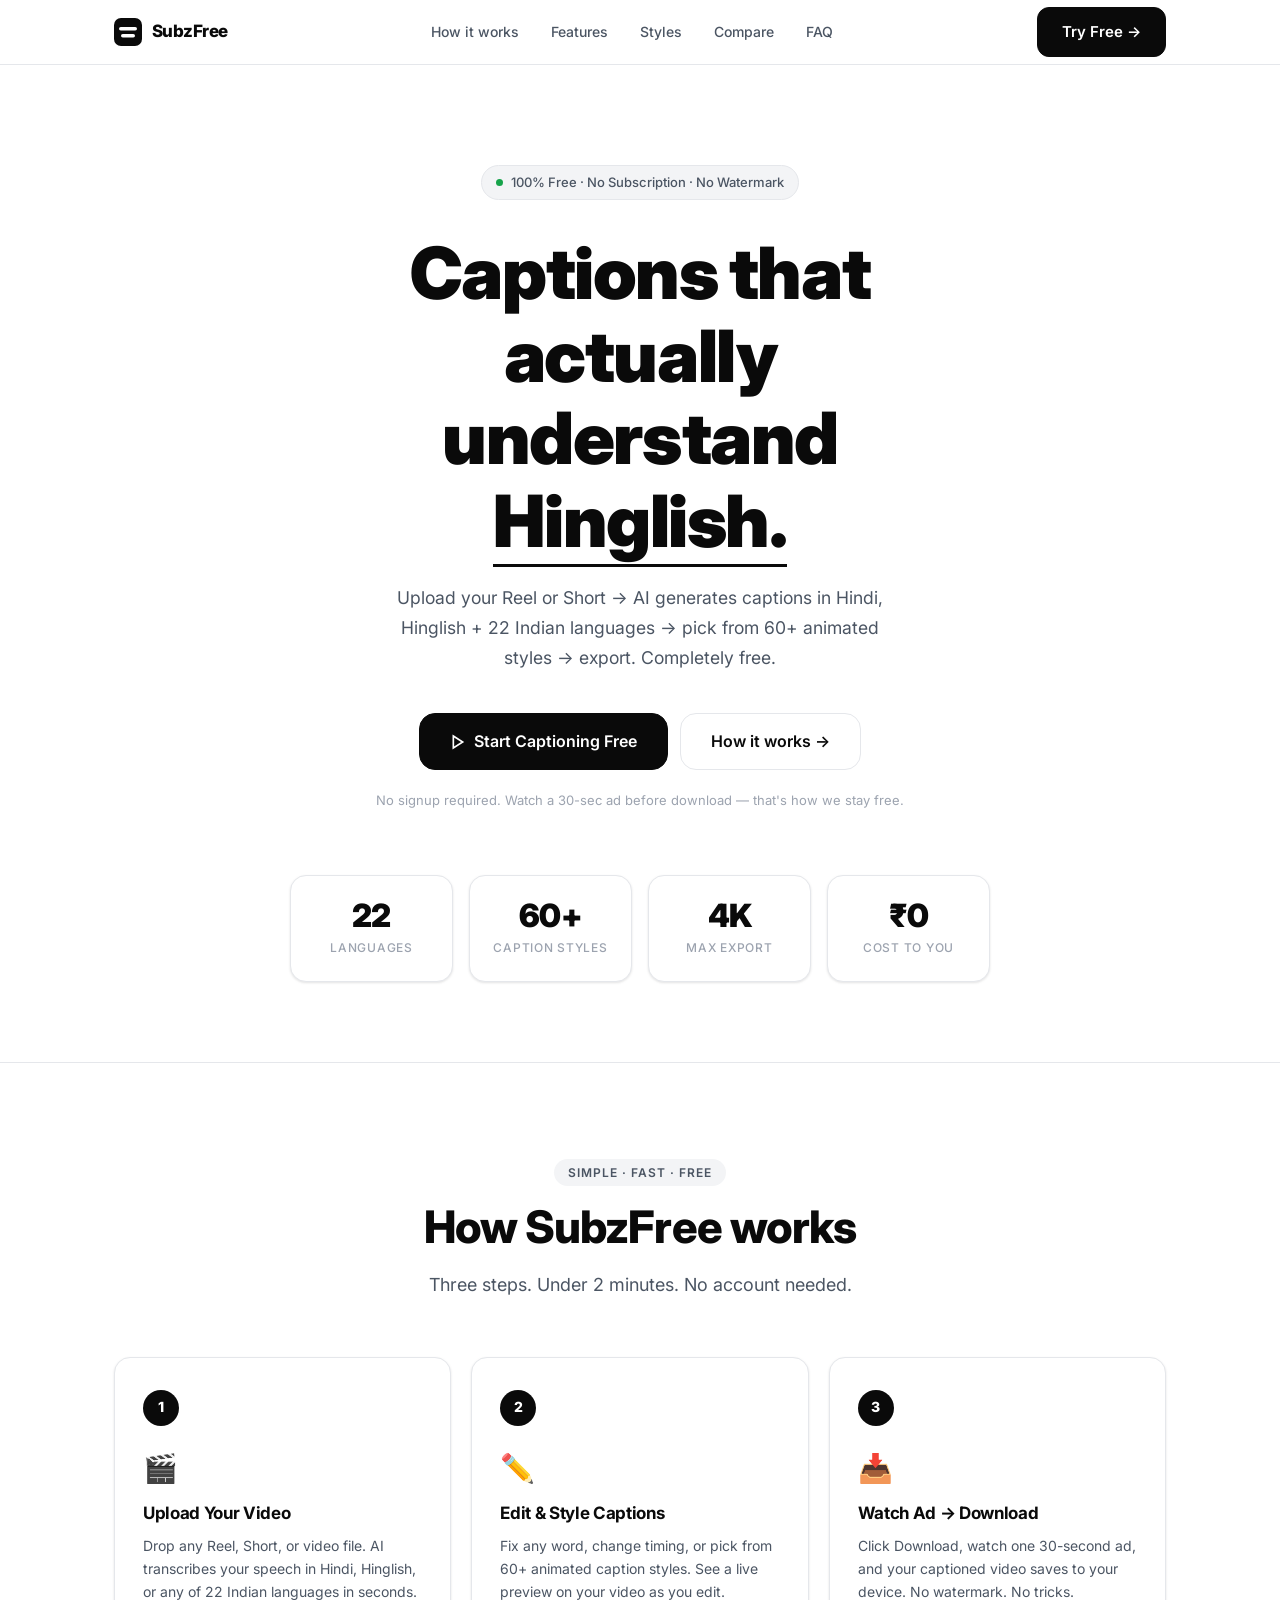
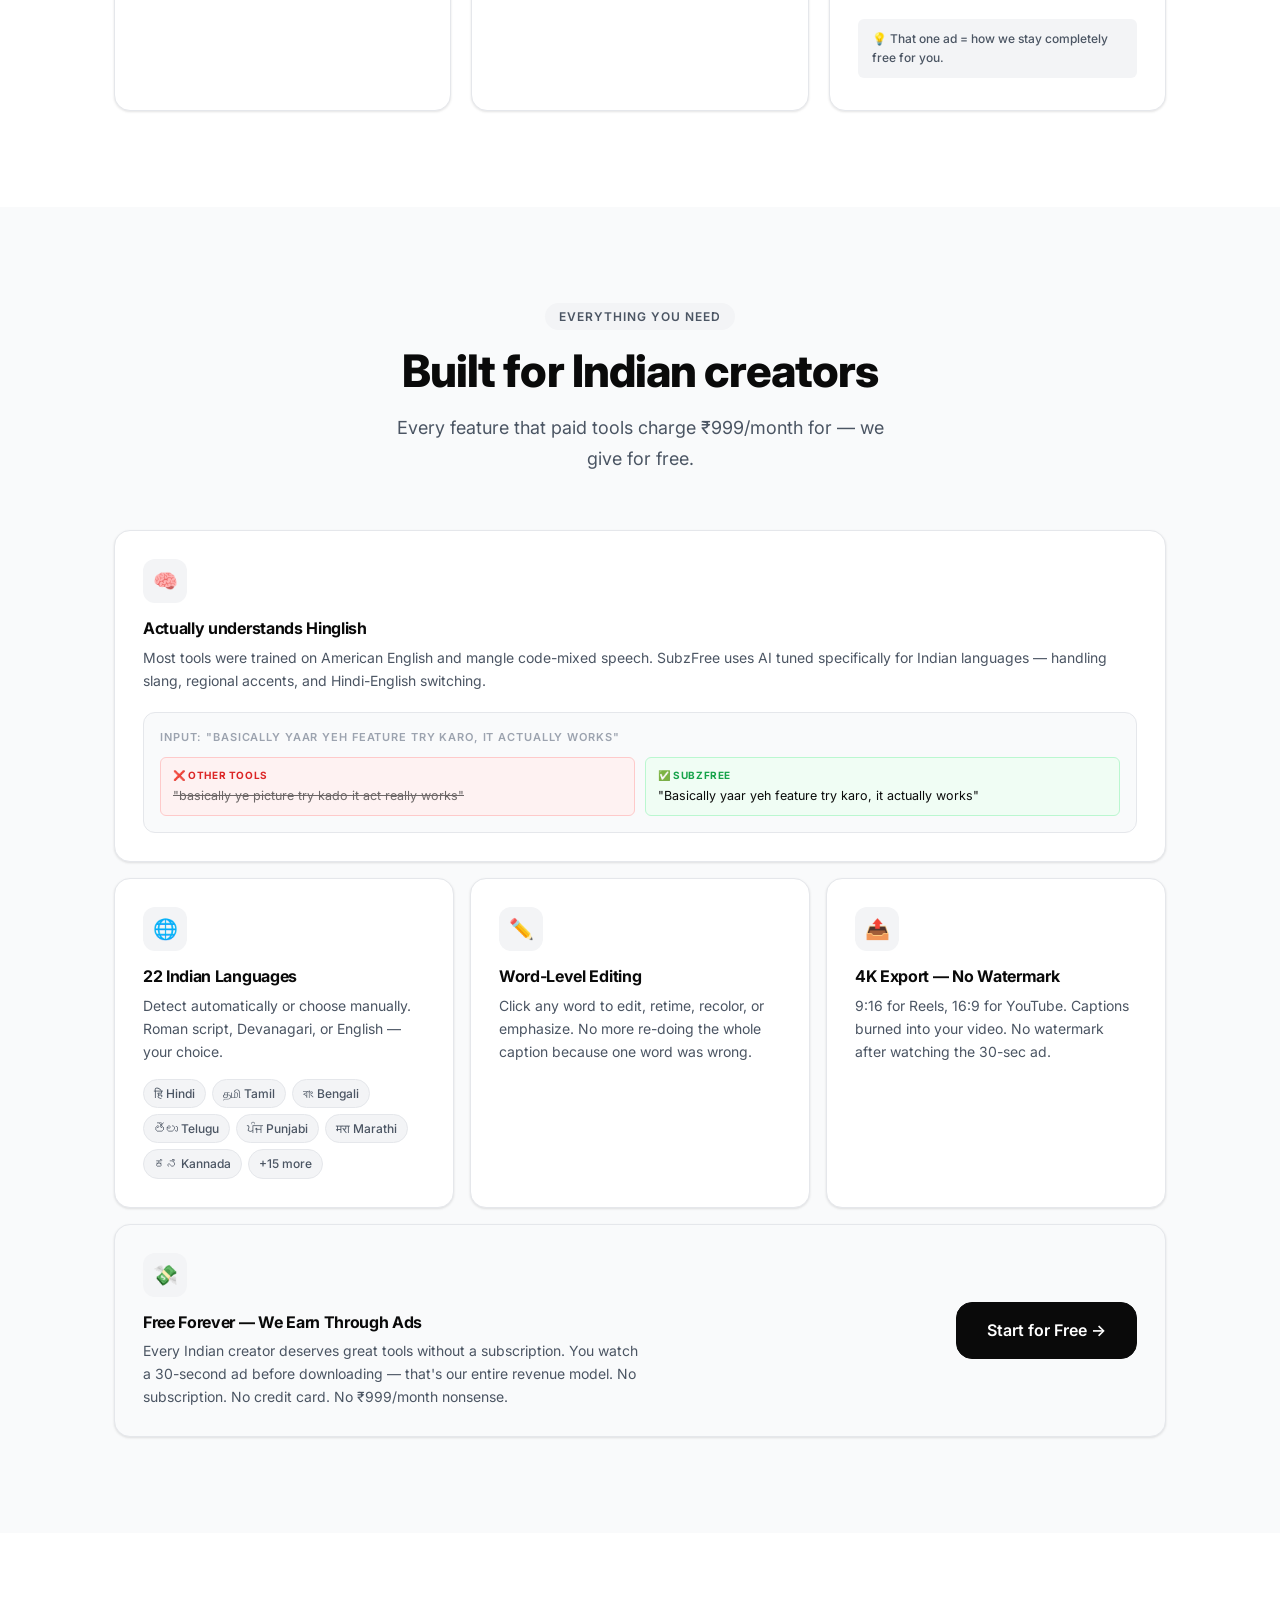
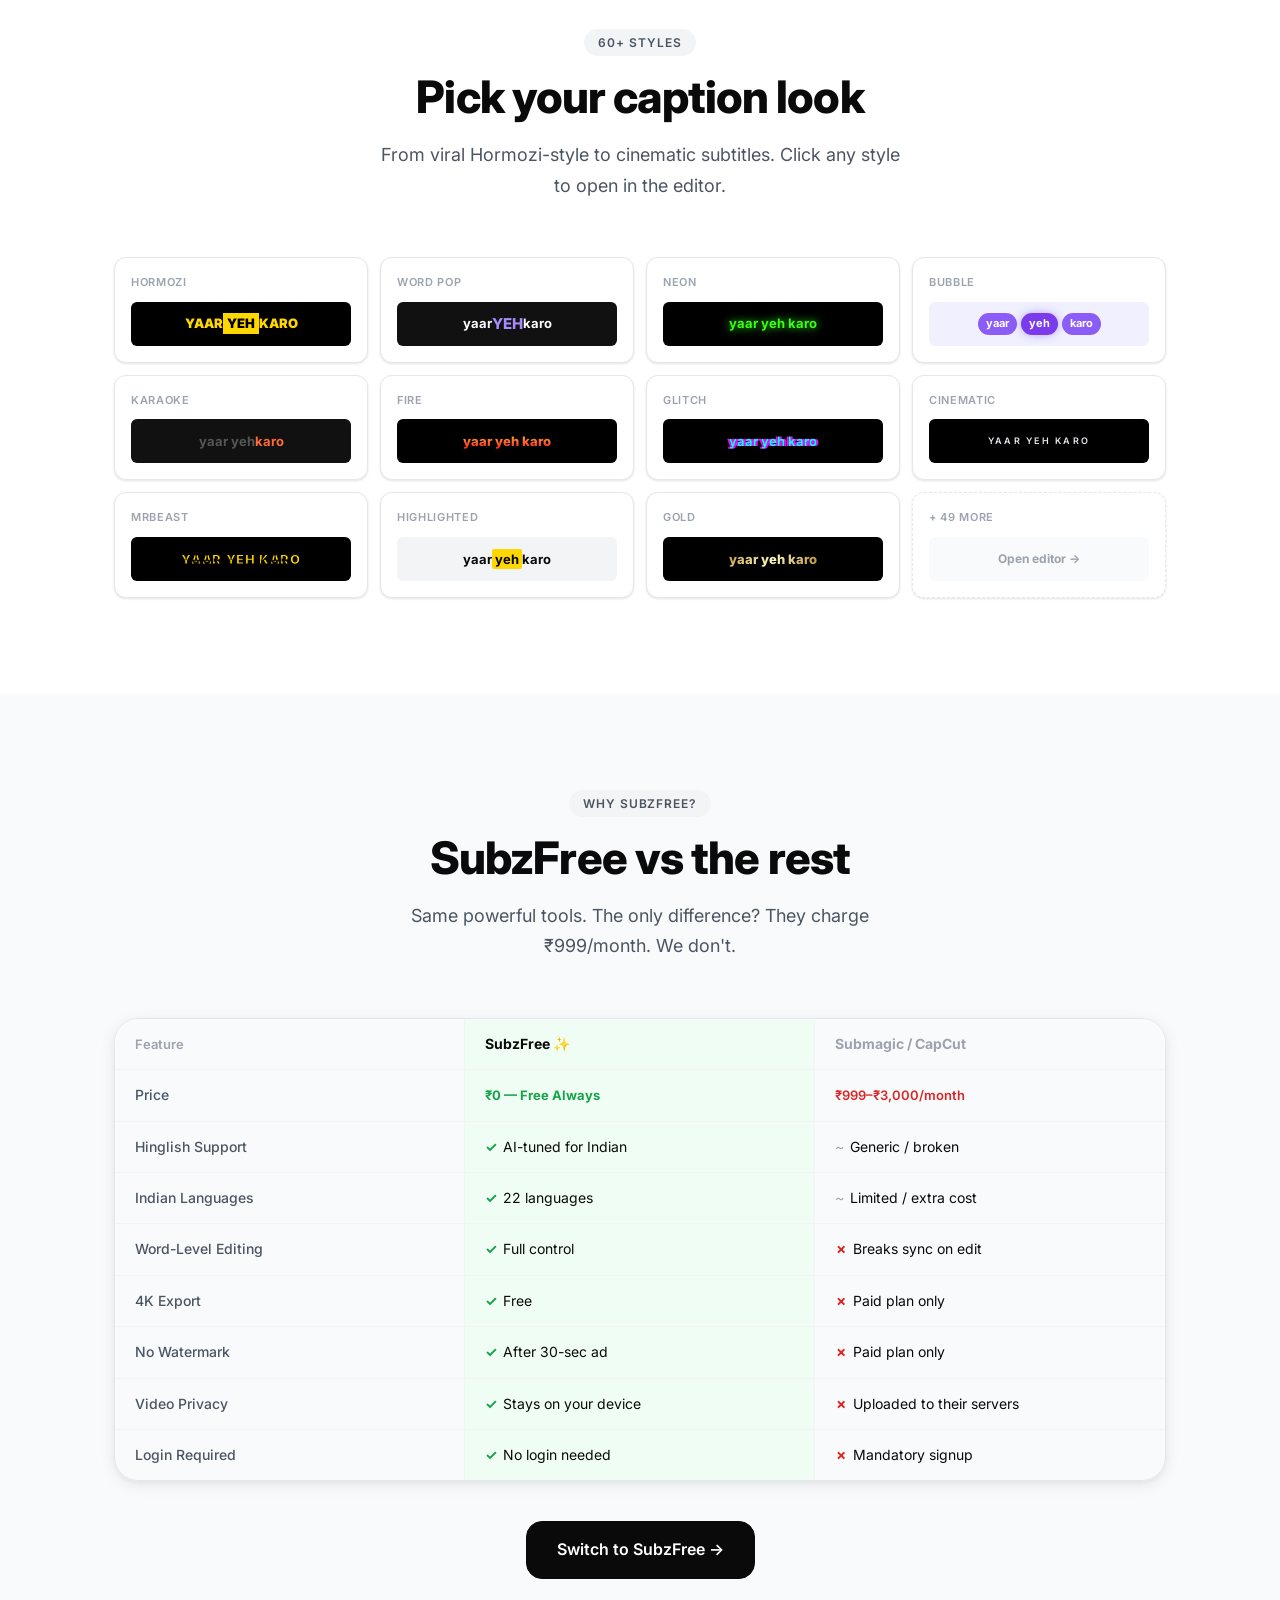
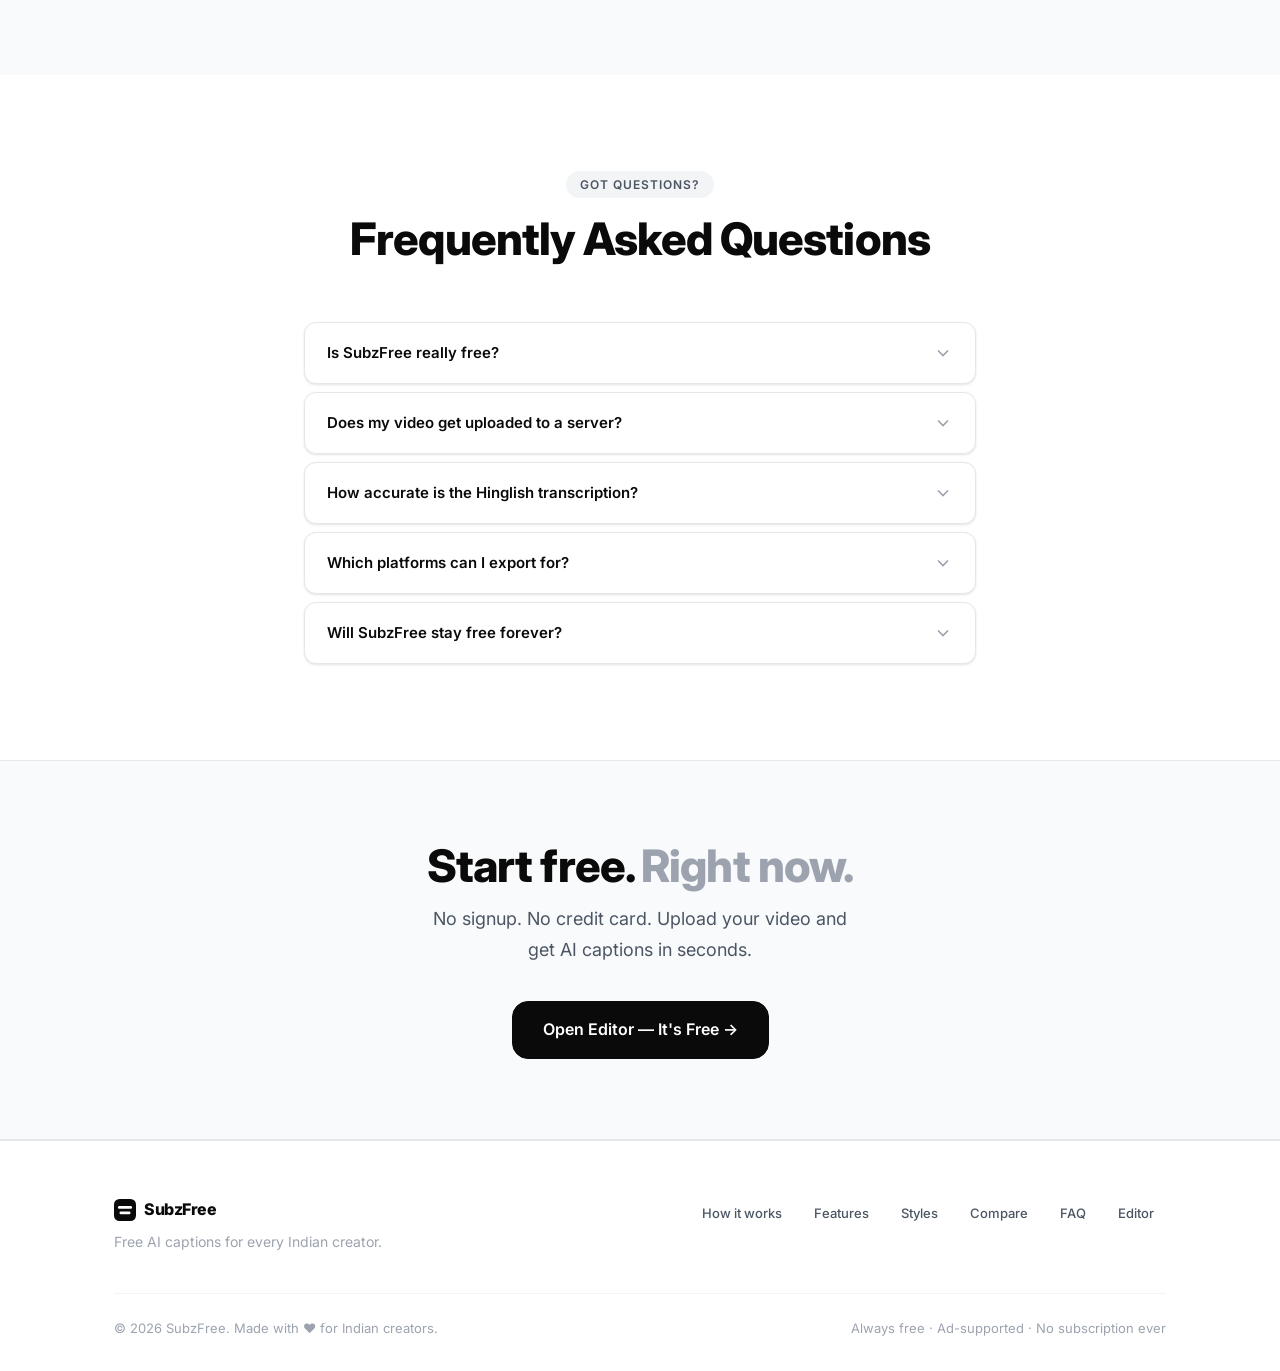
<file: index.html>
<!DOCTYPE html>
<html lang="en">
<head>
  <meta charset="UTF-8"/>
  <meta name="viewport" content="width=device-width, initial-scale=1.0"/>
  <title>SubzFree — Free AI Caption Generator | No Watermark | Hindi, Hinglish & 22 Languages</title>
  <meta name="description" content="Generate 100% accurate captions for your Reels, Shorts & videos FREE. Supports Hindi, Hinglish, Punjabi, Tamil, Telugu & 22 Indian languages. No watermark, no login, works in browser. Best free alternative to CapCut & Submagic."/>
  <meta name="keywords" content="free caption generator, add subtitles free, hindi caption generator, hinglish subtitle, no watermark caption, free submagic alternative, capcut alternative, free AI captions"/>
  <meta name="robots" content="index,follow"/>

  <link rel="stylesheet" href="styles/global.css"/>
  <link rel="stylesheet" href="styles/landing.css"/>
</head>
<body>

<!-- ── Navigation ── -->
<nav class="nav">
  <div class="container nav-inner">
    <a href="index.html" class="nav-logo">
      <svg width="28" height="28" viewBox="0 0 28 28" fill="none" xmlns="http://www.w3.org/2000/svg">
        <rect width="28" height="28" rx="7" fill="#0a0a0a"/>
        <!-- Top subtitle bar — wider -->
        <rect x="5" y="9" width="18" height="3.5" rx="1.75" fill="white"/>
        <!-- Bottom subtitle bar — slightly narrower, centered -->
        <rect x="7" y="16" width="14" height="3.5" rx="1.75" fill="white"/>
      </svg>
      SubzFree
    </a>
    <nav class="nav-links">
      <a href="#how-it-works" class="nav-link">How it works</a>
      <a href="#features"     class="nav-link">Features</a>
      <a href="#styles"       class="nav-link">Styles</a>
      <a href="#compare"      class="nav-link">Compare</a>
      <a href="#faq"          class="nav-link">FAQ</a>
    </nav>
    <div style="display:flex;align-items:center;gap:8px">
      <a href="app.html" class="btn btn-primary" id="try-btn">Try Free →</a>
      <button class="mobile-menu-btn" id="mobile-toggle" aria-label="Toggle menu">
        <svg width="20" height="20" viewBox="0 0 24 24" fill="none" stroke="currentColor" stroke-width="2">
          <path d="M4 6h16M4 12h16M4 18h16"/>
        </svg>
      </button>
    </div>
  </div>
  <div class="mobile-nav" id="mobile-nav">
    <a href="#how-it-works" class="nav-link">How it works</a>
    <a href="#features"     class="nav-link">Features</a>
    <a href="#styles"       class="nav-link">Styles</a>
    <a href="#compare"      class="nav-link">Compare</a>
    <a href="#faq"          class="nav-link">FAQ</a>
    <a href="app.html" class="btn btn-primary" style="margin-top:8px;width:100%;justify-content:center">Try Free →</a>
  </div>
</nav>

<!-- ── Hero ── -->
<section class="hero">
  <div class="container">
    <div class="hero-badge fade-up">
      <span class="hero-badge-dot"></span>
      100% Free · No Subscription · No Watermark
    </div>

    <h1 class="display-1 fade-up delay-1">
      Captions that actually<br>understand <em style="font-style:normal;border-bottom:3px solid #0a0a0a">Hinglish.</em>
    </h1>

    <p class="hero-desc fade-up delay-2">
      Upload your Reel or Short → AI generates captions in Hindi, Hinglish + 22 Indian languages
      → pick from 60+ animated styles → export. Completely free.
    </p>

    <div class="hero-cta fade-up delay-3">
      <a href="app.html" class="btn btn-primary btn-lg">
        <svg width="16" height="16" viewBox="0 0 24 24" fill="none" stroke="currentColor" stroke-width="2.5"><path d="M5 3l14 9-14 9V3z"/></svg>
        Start Captioning Free
      </a>
      <a href="#how-it-works" class="btn btn-outline btn-lg">How it works →</a>
    </div>

    <p class="hero-note fade-up delay-4">
      No signup required. Watch a 30-sec ad before download — that's how we stay free.
    </p>

    <!-- Stats -->
    <div class="stats-bar fade-up delay-5">
      <div class="stat-card card">
        <div class="stat-number">22</div>
        <div class="stat-label">Languages</div>
      </div>
      <div class="stat-card card">
        <div class="stat-number">60+</div>
        <div class="stat-label">Caption Styles</div>
      </div>
      <div class="stat-card card">
        <div class="stat-number">4K</div>
        <div class="stat-label">Max Export</div>
      </div>
      <div class="stat-card card">
        <div class="stat-number">₹0</div>
        <div class="stat-label">Cost to You</div>
      </div>
    </div>
  </div>
</section>

<!-- ── How It Works ── -->
<section class="section" id="how-it-works">
  <div class="container">
    <div class="section-header">
      <span class="section-tag">Simple · Fast · Free</span>
      <h2 class="display-2 section-title">How SubzFree works</h2>
      <p class="lead section-desc">Three steps. Under 2 minutes. No account needed.</p>
    </div>
    <div class="how-steps">
      <div class="card step-card fade-up">
        <div class="step-number">1</div>
        <div class="step-icon">🎬</div>
        <h3 class="step-title">Upload Your Video</h3>
        <p class="step-desc">Drop any Reel, Short, or video file. AI transcribes your speech in Hindi, Hinglish, or any of 22 Indian languages in seconds.</p>
      </div>
      <div class="card step-card fade-up delay-2">
        <div class="step-number">2</div>
        <div class="step-icon">✏️</div>
        <h3 class="step-title">Edit & Style Captions</h3>
        <p class="step-desc">Fix any word, change timing, or pick from 60+ animated caption styles. See a live preview on your video as you edit.</p>
      </div>
      <div class="card step-card fade-up delay-4">
        <div class="step-number">3</div>
        <div class="step-icon">📥</div>
        <h3 class="step-title">Watch Ad → Download</h3>
        <p class="step-desc">Click Download, watch one 30-second ad, and your captioned video saves to your device. No watermark. No tricks.</p>
        <div class="step-ad-note">💡 That one ad = how we stay completely free for you.</div>
      </div>
    </div>
  </div>
</section>

<!-- ── Features ── -->
<section class="section section-alt" id="features">
  <div class="container">
    <div class="section-header">
      <span class="section-tag">Everything you need</span>
      <h2 class="display-2 section-title">Built for Indian creators</h2>
      <p class="lead section-desc">Every feature that paid tools charge ₹999/month for — we give for free.</p>
    </div>

    <div class="features-grid">

      <!-- Wide: Hinglish -->
      <div class="card feature-card feature-card-wide fade-up">
        <div class="feature-icon-wrap">🧠</div>
        <h3 class="feature-title">Actually understands Hinglish</h3>
        <p class="feature-desc">Most tools were trained on American English and mangle code-mixed speech. SubzFree uses AI tuned specifically for Indian languages — handling slang, regional accents, and Hindi-English switching.</p>
        <div class="hinglish-demo">
          <div class="hinglish-demo-label">Input: "Basically yaar yeh feature try karo, it actually works"</div>
          <div class="hinglish-demo-grid">
            <div class="demo-box demo-box-bad">
              <div class="demo-box-label">❌ Other tools</div>
              <span style="text-decoration:line-through;opacity:0.6">"basically ye picture try kado it act really works"</span>
            </div>
            <div class="demo-box demo-box-good">
              <div class="demo-box-label">✅ SubzFree</div>
              "Basically yaar yeh feature try karo, it actually works"
            </div>
          </div>
        </div>
      </div>

      <!-- 3 narrow cards -->
      <div class="card feature-card fade-up">
        <div class="feature-icon-wrap">🌐</div>
        <h3 class="feature-title">22 Indian Languages</h3>
        <p class="feature-desc">Detect automatically or choose manually. Roman script, Devanagari, or English — your choice.</p>
        <div class="lang-pills" style="margin-top:16px">
          <span class="lang-pill">हि Hindi</span>
          <span class="lang-pill">தமி Tamil</span>
          <span class="lang-pill">বাং Bengali</span>
          <span class="lang-pill">తెలు Telugu</span>
          <span class="lang-pill">ਪੰਜ Punjabi</span>
          <span class="lang-pill">मरा Marathi</span>
          <span class="lang-pill">ಕನ Kannada</span>
          <span class="lang-pill">+15 more</span>
        </div>
      </div>

      <div class="card feature-card fade-up delay-1">
        <div class="feature-icon-wrap">✏️</div>
        <h3 class="feature-title">Word-Level Editing</h3>
        <p class="feature-desc">Click any word to edit, retime, recolor, or emphasize. No more re-doing the whole caption because one word was wrong.</p>
      </div>

      <div class="card feature-card fade-up delay-2">
        <div class="feature-icon-wrap">📤</div>
        <h3 class="feature-title">4K Export — No Watermark</h3>
        <p class="feature-desc">9:16 for Reels, 16:9 for YouTube. Captions burned into your video. No watermark after watching the 30-sec ad.</p>
      </div>

      <!-- Wide: Free forever -->
      <div class="card feature-card feature-card-wide fade-up" style="background:var(--gray-50)">
        <div style="display:flex;align-items:center;justify-content:space-between;gap:32px;flex-wrap:wrap">
          <div>
            <div class="feature-icon-wrap">💸</div>
            <h3 class="feature-title">Free Forever — We Earn Through Ads</h3>
            <p class="feature-desc" style="max-width:500px">Every Indian creator deserves great tools without a subscription. You watch a 30-second ad before downloading — that's our entire revenue model. No subscription. No credit card. No ₹999/month nonsense.</p>
          </div>
          <a href="app.html" class="btn btn-primary btn-lg" style="flex-shrink:0">Start for Free →</a>
        </div>
      </div>

    </div>
  </div>
</section>

<!-- ── Caption Styles ── -->
<section class="section" id="styles">
  <div class="container">
    <div class="section-header">
      <span class="section-tag">60+ styles</span>
      <h2 class="display-2 section-title">Pick your caption look</h2>
      <p class="lead section-desc">From viral Hormozi-style to cinematic subtitles. Click any style to open in the editor.</p>
    </div>

    <div class="styles-grid">
      <a href="app.html" class="style-card">
        <div class="style-card-label">Hormozi</div>
        <div class="style-card-demo" style="background:#000;color:#FFD700;font-weight:900;font-size:13px">YAAR <span style="background:#FFD700;color:#000;padding:0 4px">YEH</span> KARO</div>
      </a>
      <a href="app.html" class="style-card">
        <div class="style-card-label">Word Pop</div>
        <div class="style-card-demo" style="background:#111;color:#fff">yaar <span style="color:#a78bfa;font-weight:800;font-size:15px">YEH</span> karo</div>
      </a>
      <a href="app.html" class="style-card">
        <div class="style-card-label">Neon</div>
        <div class="style-card-demo" style="background:#000;color:#39FF14;text-shadow:0 0 8px #39FF14;font-weight:700">yaar yeh karo</div>
      </a>
      <a href="app.html" class="style-card">
        <div class="style-card-label">Bubble</div>
        <div class="style-card-demo" style="background:#f0f0ff;gap:4px;flex-wrap:wrap;padding:8px">
          <span style="background:#8B5CF6;color:#fff;padding:2px 8px;border-radius:100px;font-size:11px">yaar</span>
          <span style="background:#7c3aed;color:#fff;padding:2px 8px;border-radius:100px;font-size:11px;box-shadow:0 0 8px rgba(139,92,246,0.5)">yeh</span>
          <span style="background:#8B5CF6;color:#fff;padding:2px 8px;border-radius:100px;font-size:11px">karo</span>
        </div>
      </a>
      <a href="app.html" class="style-card">
        <div class="style-card-label">Karaoke</div>
        <div class="style-card-demo" style="background:#111"><span style="color:#555">yaar yeh </span><span style="color:#FF6B35;font-weight:700">karo</span></div>
      </a>
      <a href="app.html" class="style-card">
        <div class="style-card-label">Fire</div>
        <div class="style-card-demo" style="background:#000;font-weight:800"><span style="background:linear-gradient(180deg,#FFD700,#FF6B35,#FF0000);-webkit-background-clip:text;-webkit-text-fill-color:transparent">yaar yeh karo</span></div>
      </a>
      <a href="app.html" class="style-card">
        <div class="style-card-label">Glitch</div>
        <div class="style-card-demo" style="background:#000;color:#00FFFF;font-weight:700;text-shadow:2px 0 #FF00FF,-2px 0 #FF00FF">yaar yeh karo</div>
      </a>
      <a href="app.html" class="style-card">
        <div class="style-card-label">Cinematic</div>
        <div class="style-card-demo" style="background:#000;color:#E5E7EB;letter-spacing:0.25em;font-size:9px;font-weight:600;text-transform:uppercase">YAAR YEH KARO</div>
      </a>
      <a href="app.html" class="style-card">
        <div class="style-card-label">MrBeast</div>
        <div class="style-card-demo" style="background:#000;color:#FFD700;font-weight:900;font-size:13px;-webkit-text-stroke:1px #000;letter-spacing:0.05em">YAAR YEH KARO</div>
      </a>
      <a href="app.html" class="style-card">
        <div class="style-card-label">Highlighted</div>
        <div class="style-card-demo" style="background:var(--gray-100);color:var(--black)">yaar <span style="background:#FFD700;color:#000;padding:0 3px;border-radius:2px">yeh</span> karo</div>
      </a>
      <a href="app.html" class="style-card">
        <div class="style-card-label">Gold</div>
        <div class="style-card-demo" style="background:#000;font-weight:800"><span style="background:linear-gradient(135deg,#BF953F,#FCF6BA,#B38728);-webkit-background-clip:text;-webkit-text-fill-color:transparent">yaar yeh karo</span></div>
      </a>
      <a href="app.html" class="style-card" style="border-style:dashed">
        <div class="style-card-label">+ 49 more</div>
        <div class="style-card-demo" style="background:var(--gray-50);color:var(--gray-400);font-size:12px">Open editor →</div>
      </a>
    </div>
  </div>
</section>

<!-- ── Comparison ── -->
<section class="section section-alt" id="compare">
  <div class="container">
    <div class="section-header">
      <span class="section-tag">Why SubzFree?</span>
      <h2 class="display-2 section-title">SubzFree vs the rest</h2>
      <p class="lead section-desc">Same powerful tools. The only difference? They charge ₹999/month. We don't.</p>
    </div>

    <div class="compare-table">
      <div class="compare-row">
        <div class="compare-cell" style="background:var(--gray-50)">
          <span style="font-size:13px;font-weight:600;color:var(--gray-400)">Feature</span>
        </div>
        <div class="compare-cell compare-highlight">
          <span class="compare-head-subz">SubzFree ✨</span>
        </div>
        <div class="compare-cell" style="background:var(--gray-50)">
          <span class="compare-head-other">Submagic / CapCut</span>
        </div>
      </div>
      <div class="compare-row">
        <div class="compare-cell"><span class="compare-row-label">Price</span></div>
        <div class="compare-cell compare-highlight"><span class="price-free">₹0 — Free Always</span></div>
        <div class="compare-cell"><span class="price-paid">₹999–₹3,000/month</span></div>
      </div>
      <div class="compare-row">
        <div class="compare-cell"><span class="compare-row-label">Hinglish Support</span></div>
        <div class="compare-cell compare-highlight"><span class="check">✓</span> AI-tuned for Indian</div>
        <div class="compare-cell"><span class="minus">~</span> Generic / broken</div>
      </div>
      <div class="compare-row">
        <div class="compare-cell"><span class="compare-row-label">Indian Languages</span></div>
        <div class="compare-cell compare-highlight"><span class="check">✓</span> 22 languages</div>
        <div class="compare-cell"><span class="minus">~</span> Limited / extra cost</div>
      </div>
      <div class="compare-row">
        <div class="compare-cell"><span class="compare-row-label">Word-Level Editing</span></div>
        <div class="compare-cell compare-highlight"><span class="check">✓</span> Full control</div>
        <div class="compare-cell"><span class="cross">✗</span> Breaks sync on edit</div>
      </div>
      <div class="compare-row">
        <div class="compare-cell"><span class="compare-row-label">4K Export</span></div>
        <div class="compare-cell compare-highlight"><span class="check">✓</span> Free</div>
        <div class="compare-cell"><span class="cross">✗</span> Paid plan only</div>
      </div>
      <div class="compare-row">
        <div class="compare-cell"><span class="compare-row-label">No Watermark</span></div>
        <div class="compare-cell compare-highlight"><span class="check">✓</span> After 30-sec ad</div>
        <div class="compare-cell"><span class="cross">✗</span> Paid plan only</div>
      </div>
      <div class="compare-row">
        <div class="compare-cell"><span class="compare-row-label">Video Privacy</span></div>
        <div class="compare-cell compare-highlight"><span class="check">✓</span> Stays on your device</div>
        <div class="compare-cell"><span class="cross">✗</span> Uploaded to their servers</div>
      </div>
      <div class="compare-row">
        <div class="compare-cell"><span class="compare-row-label">Login Required</span></div>
        <div class="compare-cell compare-highlight"><span class="check">✓</span> No login needed</div>
        <div class="compare-cell"><span class="cross">✗</span> Mandatory signup</div>
      </div>
    </div>

    <div style="text-align:center;margin-top:40px">
      <a href="app.html" class="btn btn-primary btn-lg">Switch to SubzFree →</a>
    </div>
  </div>
</section>

<!-- ── FAQ ── -->
<section class="section" id="faq">
  <div class="container-sm">
    <div class="section-header">
      <span class="section-tag">Got questions?</span>
      <h2 class="display-2 section-title">Frequently Asked Questions</h2>
    </div>
    <div class="faq-list" id="faq-list">
      <div class="faq-item card">
        <div class="faq-q" tabindex="0">
          Is SubzFree really free?
          <svg class="faq-icon" viewBox="0 0 24 24" fill="none" stroke="currentColor" stroke-width="2"><path d="m6 9 6 6 6-6"/></svg>
        </div>
        <div class="faq-a">Yes, 100%. You use all features — AI captions, 60+ styles, 4K export — completely free. When you click Download, you watch a 30-second ad. That ad revenue is how we pay for everything. You never pay money.</div>
      </div>
      <div class="faq-item card">
        <div class="faq-q" tabindex="0">
          Does my video get uploaded to a server?
          <svg class="faq-icon" viewBox="0 0 24 24" fill="none" stroke="currentColor" stroke-width="2"><path d="m6 9 6 6 6-6"/></svg>
        </div>
        <div class="faq-a">No. The video rendering and caption burning happens entirely in your browser using Canvas API — your video file never leaves your device. For transcription, only the audio is sent to the AI service, not the video.</div>
      </div>
      <div class="faq-item card">
        <div class="faq-q" tabindex="0">
          How accurate is the Hinglish transcription?
          <svg class="faq-icon" viewBox="0 0 24 24" fill="none" stroke="currentColor" stroke-width="2"><path d="m6 9 6 6 6-6"/></svg>
        </div>
        <div class="faq-a">We use AI models with strong support for code-mixed Hinglish — handling "yaar", "bhai", mixed sentences, and most Indian accents. You can always fix any word in the word-level editor before exporting. If accuracy is critical, use the "Paste Script" mode to sync your own lyrics perfectly.</div>
      </div>
      <div class="faq-item card">
        <div class="faq-q" tabindex="0">
          Which platforms can I export for?
          <svg class="faq-icon" viewBox="0 0 24 24" fill="none" stroke="currentColor" stroke-width="2"><path d="m6 9 6 6 6-6"/></svg>
        </div>
        <div class="faq-a">9:16 vertical for Instagram Reels, YouTube Shorts, and TikTok. 16:9 horizontal for YouTube and Facebook. Square 1:1 for Instagram posts. All resolutions up to 4K.</div>
      </div>
      <div class="faq-item card">
        <div class="faq-q" tabindex="0">
          Will SubzFree stay free forever?
          <svg class="faq-icon" viewBox="0 0 24 24" fill="none" stroke="currentColor" stroke-width="2"><path d="m6 9 6 6 6-6"/></svg>
        </div>
        <div class="faq-a">Yes. Our entire business model is ad monetization — we earn more when more people use the tool. We have zero incentive to add a paywall. The more free users we have, the more ads we show, the more we earn. It's a win-win.</div>
      </div>
    </div>
  </div>
</section>

<!-- ── CTA Banner ── -->
<div class="cta-banner">
  <div class="container">
    <h2 class="display-2">Start free. <span style="color:var(--gray-400)">Right now.</span></h2>
    <p class="lead">No signup. No credit card. Upload your video and get AI captions in seconds.</p>
    <a href="app.html" class="btn btn-primary btn-lg">
      Open Editor — It's Free →
    </a>
  </div>
</div>

<!-- ── Footer ── -->
<footer>
  <div class="container">
    <div class="footer-top">
      <div>
        <a href="index.html" class="footer-logo">
          <svg width="22" height="22" viewBox="0 0 28 28" fill="none" xmlns="http://www.w3.org/2000/svg">
            <rect width="28" height="28" rx="7" fill="#0a0a0a"/>
            <rect x="5" y="9" width="18" height="3.5" rx="1.75" fill="white"/>
            <rect x="7" y="16" width="14" height="3.5" rx="1.75" fill="white"/>
          </svg>
          SubzFree
        </a>
        <p class="footer-tagline">Free AI captions for every Indian creator.</p>
      </div>
      <div class="footer-links">
        <a href="#how-it-works" class="footer-link">How it works</a>
        <a href="#features"     class="footer-link">Features</a>
        <a href="#styles"       class="footer-link">Styles</a>
        <a href="#compare"      class="footer-link">Compare</a>
        <a href="#faq"          class="footer-link">FAQ</a>
        <a href="app.html"      class="footer-link">Editor</a>
      </div>
    </div>
    <div class="footer-bottom">
      <span>© 2026 SubzFree. Made with ❤️ for Indian creators.</span>
      <span>Always free · Ad-supported · No subscription ever</span>
    </div>
  </div>
</footer>

<script>
// Mobile nav
document.getElementById('mobile-toggle').addEventListener('click', () => {
  const nav = document.getElementById('mobile-nav');
  nav.style.display = nav.style.display === 'flex' ? 'none' : 'flex';
});

// FAQ accordion
document.querySelectorAll('.faq-q').forEach(q => {
  q.addEventListener('click', () => {
    const item = q.closest('.faq-item');
    const isOpen = item.classList.contains('open');
    document.querySelectorAll('.faq-item').forEach(i => i.classList.remove('open'));
    if (!isOpen) item.classList.add('open');
  });
  q.addEventListener('keydown', e => {
    if (e.key === 'Enter' || e.key === ' ') { e.preventDefault(); q.click(); }
  });
});

// Scroll reveal
const observer = new IntersectionObserver((entries) => {
  entries.forEach(e => {
    if (e.isIntersecting) e.target.classList.add('visible');
  });
}, { threshold: 0.08 });

document.querySelectorAll('.fade-up').forEach(el => observer.observe(el));
</script>
</body>
</html>
</file>
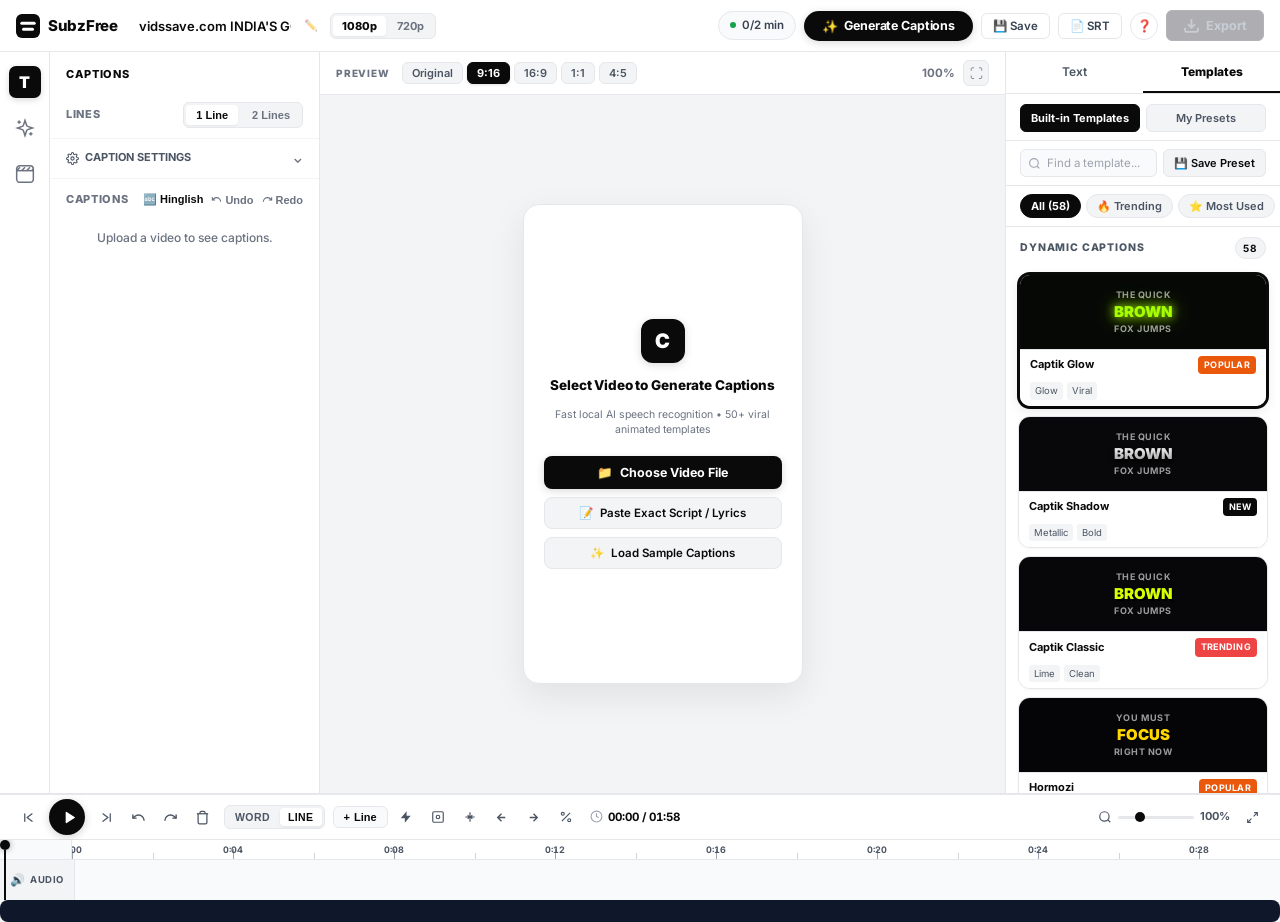
<file: SubzFree_Upload/app.html>
<!DOCTYPE html>
<html lang="en">
<head>
  <meta charset="UTF-8"/>
  <meta name="viewport" content="width=device-width, initial-scale=1.0"/>
  <title>SubzFree Editor — AI Caption Generator & Video Editor</title>
  <meta name="robots" content="noindex"/>
  <link rel="stylesheet" href="styles/global.css"/>
  <link rel="stylesheet" href="styles/editor.css"/>
</head>
<body>
<div class="app-shell">

  <!-- ════════════════════════════════════════════════════════════
       1. TOP BAR (Captik Style)
       ════════════════════════════════════════════════════════════ -->
  <header class="app-topbar">
    <div class="topbar-left">
      <a href="index.html" class="app-logo">
        <svg width="24" height="24" viewBox="0 0 28 28" fill="none" xmlns="http://www.w3.org/2000/svg">
          <rect width="28" height="28" rx="7" fill="#0a0a0a"/>
          <!-- Top subtitle bar — wider -->
          <rect x="5" y="9" width="18" height="3.5" rx="1.75" fill="white"/>
          <!-- Bottom subtitle bar — slightly narrower, centered -->
          <rect x="7" y="16" width="14" height="3.5" rx="1.75" fill="white"/>
        </svg>
        <span>SubzFree</span>
      </a>
      <div class="project-title-wrapper">
        <input type="text" id="project-title-input" value="vidssave.com INDIA'S GOT LAT..." class="project-title-input" title="Click to rename project"/>
        <span class="project-title-pencil">✏️</span>
      </div>
      <div class="resolution-toggle">
        <button class="res-btn active" data-res="1080">1080p</button>
        <button class="res-btn" data-res="720">720p</button>
      </div>
    </div>

    <!-- Center: Clean spacing matching Captik -->
    <div class="topbar-center">
      <span class="topbar-status-text" id="topbar-status" style="display:none"></span>
    </div>

    <!-- Right: Duration, Generate Captions (Replaced Watermark), Save, SRT, Help, Export -->
    <div class="topbar-right">
      <div class="duration-pill" id="topbar-duration-pill">
        <span class="pill-dot"></span>
        <span id="topbar-duration">0/2 min</span>
      </div>
      <button class="btn-topbar-generate" id="btn-topbar-generate" title="Generate AI Captions">
        <span class="btn-gen-sparkle">✨</span>
        <span class="btn-gen-text">Generate Captions</span>
      </button>
      <button class="btn-top-util" id="btn-save-project" title="Save Project (Browser)">
        <span>💾 Save</span>
      </button>
      <button class="btn-top-util" id="btn-download-srt" title="Download Subtitles as .SRT file directly">
        <span>📄 SRT</span>
      </button>
      <button class="btn-top-help" id="btn-help-top" title="Keyboard Shortcuts &amp; Help">
        <span>❓</span>
      </button>
      <button class="btn-export-primary" id="btn-download-top" disabled>
        <svg width="17" height="17" viewBox="0 0 24 24" fill="none" stroke="currentColor" stroke-width="2.5"><path d="M21 15v4a2 2 0 0 1-2 2H5a2 2 0 0 1-2-2v-4"/><polyline points="7 10 12 15 17 10"/><line x1="12" y1="15" x2="12" y2="3"/></svg>
        <span>Export</span>
      </button>
    </div>
  </header>

  <!-- ════════════════════════════════════════════════════════════
       2. MAIN WORKSPACE (Skinny Rail + Captions + Preview + Templates)
       ════════════════════════════════════════════════════════════ -->
  <div class="app-workspace">

    <!-- ── 2A. Skinny Left Rail (Captik Exact 52px) ── -->
    <nav class="icon-rail" aria-label="Editor navigation">
      <button class="rail-btn active" id="rail-btn-captions" title="Captions &amp; Subtitles">
        <span class="subzfree-t-badge">T</span>
      </button>
      <button class="rail-btn" id="rail-btn-transcribe" title="Magic &amp; AI Audio">
        <svg width="20" height="20" viewBox="0 0 24 24" fill="none" stroke="currentColor" stroke-width="1.8"><path d="m12 3-1.912 5.813a2 2 0 0 1-1.275 1.275L3 12l5.813 1.912a2 2 0 0 1 1.275 1.275L12 21l1.912-5.813a2 2 0 0 1 1.275-1.275L21 12l-5.813-1.912a2 2 0 0 1-1.275-1.275L12 3Z"/><path d="M5 3v4"/><path d="M19 17v4"/><path d="M3 5h4"/><path d="M17 19h4"/></svg>
      </button>
      <button class="rail-btn" id="rail-btn-media" title="Video Clapper">
        <svg width="20" height="20" viewBox="0 0 24 24" fill="none" stroke="currentColor" stroke-width="1.8"><rect width="20" height="20" x="2" y="2" rx="4"/><path d="m2 8 4-4"/><path d="m8 8 4-4"/><path d="m14 8 4-4"/><path d="m20 8 2-2"/><path d="M2 8h20"/></svg>
      </button>
    </nav>

    <!-- ── 2B. Left Panel: CAPTIONS (Captik Exact Layout) ── -->
    <aside class="left-captions-panel" id="left-captions-panel">

      <!-- Header: CAPTIONS -->
      <div class="captik-panel-header">
        <span class="captik-panel-title">CAPTIONS</span>
      </div>

      <!-- LINES: [1 Line]  [2 Lines] -->
      <div class="captik-lines-row">
        <span class="captik-row-label">LINES</span>
        <div class="captik-lines-toggle">
          <button class="captik-line-pill active" id="btn-left-line-mode-1" data-mode="1">1 Line</button>
          <button class="captik-line-pill" id="btn-left-line-mode-2" data-mode="2">2 Lines</button>
        </div>
      </div>

      <!-- CAPTION SETTINGS ⌄ -->
      <div class="captik-settings-row" id="btn-toggle-left-settings">
        <span class="settings-row-left">
          <svg width="13" height="13" viewBox="0 0 24 24" fill="none" stroke="currentColor" stroke-width="2"><circle cx="12" cy="12" r="3"/><path d="M19.4 15a1.65 1.65 0 0 0 .33 1.82l.06.06a2 2 0 0 1 0 2.83 2 2 0 0 1-2.83 0l-.06-.06a1.65 1.65 0 0 0-1.82-.33 1.65 1.65 0 0 0-1 1.51V21a2 2 0 0 1-2 2 2 2 0 0 1-2-2v-.09A1.65 1.65 0 0 0 9 19.4a1.65 1.65 0 0 0-1.82.33l-.06.06a2 2 0 0 1-2.83 0 2 2 0 0 1 0-2.83l.06-.06a1.65 1.65 0 0 0 .33-1.82 1.65 1.65 0 0 0-1.51-1H3a2 2 0 0 1-2-2 2 2 0 0 1 2-2h.09A1.65 1.65 0 0 0 4.6 9a1.65 1.65 0 0 0-.33-1.82l-.06-.06a2 2 0 0 1 0-2.83 2 2 0 0 1 2.83 0l.06.06a1.65 1.65 0 0 0 1.82.33H9a1.65 1.65 0 0 0 1-1.51V3a2 2 0 0 1 2-2 2 2 0 0 1 2 2v.09a1.65 1.65 0 0 0 1 1.51 1.65 1.65 0 0 0 1.82-.33l.06-.06a2 2 0 0 1 2.83 0 2 2 0 0 1 0 2.83l-.06.06a1.65 1.65 0 0 0-.33 1.82V9a1.65 1.65 0 0 0 1.51 1H21a2 2 0 0 1 2 2 2 2 0 0 1-2 2h-.09a1.65 1.65 0 0 0-1.51 1z"/></svg>
          CAPTION SETTINGS
        </span>
        <span class="settings-arrow">⌄</span>
      </div>

      <!-- CAPTIONS   ↺ Undo   ↻ Redo -->
      <div class="captik-captions-subhead">
        <span class="captik-subhead-title">CAPTIONS</span>
        <div class="captik-undo-redo-box">
          <button class="captik-mini-btn" id="btn-convert-hinglish" title="Convert Hindi text to Hinglish (English letters)" style="font-weight:700;color:var(--black)">
            🔤 Hinglish
          </button>
          <button class="captik-mini-btn" id="btn-left-undo" title="Undo">
            <svg width="11" height="11" viewBox="0 0 24 24" fill="none" stroke="currentColor" stroke-width="2.5"><path d="M3 7v6h6"/><path d="M21 17a9 9 0 0 0-9-9 9 9 0 0 0-6 2.3L3 13"/></svg>
            Undo
          </button>
          <button class="captik-mini-btn" id="btn-left-redo" title="Redo">
            <svg width="11" height="11" viewBox="0 0 24 24" fill="none" stroke="currentColor" stroke-width="2.5"><path d="M21 7v6h-6"/><path d="M3 17a9 9 0 0 1 9-9 9 9 0 0 1 6 2.3l3 2.7"/></svg>
            Redo
          </button>
        </div>
      </div>

      <!-- Captik Empty Text (Shown when no video loaded) -->
      <div class="captik-empty-label" id="captik-empty-label">
        Upload a video to see captions.
      </div>

      <!-- Vertical Scrollable Captions List in Left Panel -->
      <div class="left-captions-scroll" id="timeline-scroll">
        <!-- JS fills caption block cards vertically here -->
      </div>

      <!-- Action Box: Generate & Upload Tools (Accessible via UI buttons) -->
      <div class="captik-action-area" style="display:none">
        <button class="btn-generate-main" id="btn-generate">
          <span class="btn-gen-sparkle">✨</span>
          <span class="btn-gen-text">Generate Captions</span>
        </button>

        <div class="upload-zone" id="upload-zone" style="margin-top:10px">
          <input type="file" id="file-input" accept="video/*" aria-label="Upload video"/>
          <div class="upload-compact-content">
            <span class="upload-icon-small">📁</span>
            <span class="upload-compact-text">Choose or Drop Video</span>
          </div>
        </div>

        <div id="file-chip-area" style="display:none" class="file-chip">
          <span class="file-chip-icon">🎬</span>
          <span class="file-chip-name" id="file-name">video.mp4</span>
          <button class="file-chip-remove" id="file-remove" aria-label="Remove video">✕</button>
        </div>

        <div class="lang-select-wrapper" style="margin-top:10px">
          <label class="lang-select-label" for="lang-select">SPEECH LANGUAGE</label>
          <select class="lang-select" id="lang-select" aria-label="Select language">
            <option value="auto" selected>🌐 Auto Detect Language</option>
            <option value="hinglish">🇮🇳 Hinglish (Hindi + English)</option>
            <option value="hi">🇮🇳 Hindi (हिंदी)</option>
            <option value="en">🇬🇧 English</option>
            <option value="song">🎵 Song &amp; Music Lyrics</option>
            <option value="ta">🌴 Tamil (தமிழ்)</option>
            <option value="te">🌿 Telugu (తెలుగు)</option>
            <option value="mr">🌸 Marathi (मराठी)</option>
            <option value="bn">🎋 Bengali (বাংলা)</option>
            <option value="pa">🌾 Punjabi (ਪੰਜਾਬੀ)</option>
            <option value="gu">🏛️ Gujarati (ગુજરાતી)</option>
          </select>
        </div>

        <button class="btn-paste-script-prominent" id="btn-open-paste-modal" style="margin-top:8px">
          <span>📝</span>
          <span>Paste Lyrics / Script</span>
        </button>

        <div id="generating-area" style="display:none" class="generating-state">
          <div class="spinner"></div>
          <div class="generating-text" id="gen-text">Analyzing audio beats...</div>
          <div class="generating-step" id="gen-step">Detecting speech</div>
          <div class="progress-bar" style="margin-top:8px">
            <div class="progress-fill" id="gen-progress" style="width:0%"></div>
          </div>
        </div>
      </div>

    </aside>

    <!-- ── 2C. Center Preview Area ── -->
    <main class="center-area" id="center-preview-area">
      <!-- Preview Header: Aspect Ratios & Tools -->
      <div class="preview-toolbar">
        <span class="preview-toolbar-title">PREVIEW</span>
        <div class="aspect-ratio-selector">
          <button class="aspect-btn active" data-ratio="original">Original</button>
          <button class="aspect-btn" data-ratio="9:16">9:16</button>
          <button class="aspect-btn" data-ratio="16:9">16:9</button>
          <button class="aspect-btn" data-ratio="1:1">1:1</button>
          <button class="aspect-btn" data-ratio="4:5">4:5</button>
        </div>
        <div class="preview-toolbar-right">
          <span class="zoom-badge" id="preview-zoom-badge">100%</span>
          <button class="btn-fullscreen-toggle" id="btn-fullscreen" title="Fullscreen Preview">⛶</button>
        </div>
      </div>

      <!-- Preview Viewport -->
      <div class="preview-wrap" id="preview-wrap">
        <!-- Empty state with prominent action buttons -->
        <div class="preview-empty" id="preview-empty">
          <div class="preview-empty-icon">C</div>
          <div class="preview-empty-text">Select Video to Generate Captions</div>
          <div class="preview-empty-sub">Fast local AI speech recognition • 50+ viral animated templates</div>
          <div class="preview-empty-actions">
            <button class="btn-hero-action" id="btn-empty-upload">
              <span>📁</span> Choose Video File
            </button>
            <button class="btn-hero-secondary" id="btn-empty-script">
              <span>📝</span> Paste Exact Script / Lyrics
            </button>
            <button class="btn-hero-secondary" id="btn-empty-demo">
              <span>✨</span> Load Sample Captions
            </button>
          </div>
        </div>

        <!-- Video + Overlay Canvas -->
        <div class="video-container" id="video-container" style="display:none">
          <video class="preview-video" id="preview-video" playsinline></video>
          <canvas class="preview-canvas" id="preview-canvas" title="Tap caption to change size, word &amp; position"></canvas>

          <!-- Floating Caption Toolbar on Tap -->
          <div class="caption-toolbar" id="caption-toolbar" style="display:none">
            <div class="caption-toolbar-title">
              <span>✏️ Caption Settings &amp; Word Fix</span>
              <button class="caption-toolbar-close" id="toolbar-close" title="Close">✕</button>
            </div>

            <!-- Current Caption Text Input to Fix Wrong Word instantly -->
            <div class="caption-toolbar-row" id="toolbar-text-row">
              <span class="caption-toolbar-label">Text</span>
              <div style="display:flex;flex:1;gap:6px">
                <input type="text" class="caption-toolbar-text-input" id="toolbar-caption-text" placeholder="Type correct words here...">
                <button class="btn btn-sm btn-primary" id="btn-toolbar-save-text">Save</button>
              </div>
            </div>

            <div class="caption-toolbar-row">
              <span class="caption-toolbar-label">Size</span>
              <div class="caption-size-pills">
                <button class="size-pill" data-size="0.75">S</button>
                <button class="size-pill active" data-size="1.0">M</button>
                <button class="size-pill" data-size="1.3">L</button>
                <button class="size-pill" data-size="1.6">XL</button>
              </div>
              <input type="range" class="caption-size-slider" id="caption-size-slider" min="0.5" max="2.2" step="0.05" value="1.0" title="Custom scale">
            </div>
            <div class="caption-toolbar-row">
              <span class="caption-toolbar-label">Position</span>
              <div class="caption-pos-pills">
                <button class="pos-pill" data-pos="-0.45">Top</button>
                <button class="pos-pill" data-pos="-0.20">Mid</button>
                <button class="pos-pill active" data-pos="0">Bottom</button>
              </div>
            </div>
          </div>
        </div>
      </div>

      <!-- Video Controls Bar (Permanently hidden - transport is in timeline bar) -->
      <div class="video-controls" id="video-controls" style="display:none !important">
        <button class="ctrl-btn" id="btn-play" aria-label="Play/Pause">
          <svg id="play-icon" viewBox="0 0 24 24" fill="none" stroke="currentColor" stroke-width="2"><path d="M5 3l14 9-14 9V3z"/></svg>
        </button>
        <span class="time-display" id="time-display">0:00 / 0:00</span>
        <input type="range" class="video-seek" id="video-seek" min="0" max="100" value="0" step="0.1" aria-label="Seek"/>
        <span style="font-size:12px;color:var(--text-muted)" id="style-label">Style: Captik Glow</span>
      </div>
    </main>

    <!-- ── 2D. Right Sidebar: DEDICATED TEMPLATES & TEXT PANEL (Captik Style) ── -->
    <aside class="right-templates-sidebar" id="right-templates-sidebar">

      <!-- Top Tabs: Text | Templates (Captik 1:1) -->
      <div class="templates-sidebar-tabs">
        <button class="tab-btn" id="tab-btn-text" data-tab="text">Text</button>
        <button class="tab-btn active" id="tab-btn-templates" data-tab="templates">Templates</button>
      </div>

      <!-- TAB 1: TEMPLATES (Active by Default) -->
      <div class="tab-content active" id="tab-content-templates">

        <!-- Segmented Switch: Built-in Templates vs My Presets -->
        <div class="presets-segmented-switch">
          <button class="preset-pill active" id="pill-built-in">Built-in Templates</button>
          <button class="preset-pill" id="pill-my-presets">My Presets</button>
        </div>

        <!-- Search Bar & Save Preset Row -->
        <div class="template-search-row">
          <div class="search-input-wrapper">
            <svg class="search-icon" fill="none" stroke="currentColor" stroke-width="2" viewBox="0 0 24 24"><circle cx="11" cy="11" r="8"/><line x1="21" y1="21" x2="16.65" y2="16.65"/></svg>
            <input type="text" id="style-search" placeholder="Find a template..." class="template-search-input" />
          </div>
          <button class="btn-save-preset" id="btn-save-preset" title="Save current caption style as your preset">
            <span>💾 Save Preset</span>
          </button>
        </div>

        <!-- Category Filter Pills (Captik Style) -->
        <div class="style-category-tabs" id="style-category-tabs">
          <button class="cat-pill active" data-cat="all">All (58)</button>
          <button class="cat-pill" data-cat="trending">🔥 Trending</button>
          <button class="cat-pill" data-cat="most-used">⭐ Most Used</button>
          <button class="cat-pill" data-cat="creators">👑 Creators</button>
          <button class="cat-pill" data-cat="new">✨ New</button>
        </div>

        <!-- Section Title -->
        <div class="templates-section-title">
          <span>DYNAMIC CAPTIONS</span>
          <span class="count-badge" id="style-count-badge">58</span>
        </div>

        <!-- ════════════════════════════════════════════════════════
             LARGE HIGH-FIDELITY TEMPLATE CARDS GRID
             ════════════════════════════════════════════════════════ -->
        <div class="templates-grid" id="style-picker">

          <!-- 1. CAPTIK GLOW (Radioactive Neon - Signature) -->
          <div class="template-card active" data-style="captik-glow" data-cat="trending,most-used,new" title="Captik Glow (Signature Neon)">
            <div class="card-preview" style="background:#060806">
              <div class="preview-sub">the quick</div>
              <div class="preview-hero" style="color:#A6FF00;text-shadow:0 0 10px #A6FF00,0 0 20px rgba(166,255,0,0.7)">BROWN</div>
              <div class="preview-sub">fox jumps</div>
            </div>
            <div class="card-meta">
              <div class="card-name">Captik Glow</div>
              <span class="card-badge badge-popular">Popular</span>
            </div>
            <div class="card-tags">
              <span class="tag-pill">Glow</span>
              <span class="tag-pill">Viral</span>
            </div>
          </div>

          <!-- 2. CAPTIK SHADOW (Metallic Silver Drop) -->
          <div class="template-card" data-style="captik-shadow" data-cat="trending,new" title="Captik Shadow (Metallic Silver)">
            <div class="card-preview" style="background:#08080a">
              <div class="preview-sub">the quick</div>
              <div class="preview-hero" style="background:linear-gradient(180deg,#fff,#999);-webkit-background-clip:text;-webkit-text-fill-color:transparent;filter:drop-shadow(0 3px 2px #000)">BROWN</div>
              <div class="preview-sub">fox jumps</div>
            </div>
            <div class="card-meta">
              <div class="card-name">Captik Shadow</div>
              <span class="card-badge badge-new">New</span>
            </div>
            <div class="card-tags">
              <span class="tag-pill">Metallic</span>
              <span class="tag-pill">Bold</span>
            </div>
          </div>

          <!-- 3. CAPTIK ORIGINAL (Signature Lime Yellow) -->
          <div class="template-card" data-style="captik" data-cat="trending,most-used" title="Captik Original">
            <div class="card-preview" style="background:#07070a">
              <div class="preview-sub">the quick</div>
              <div class="preview-hero" style="color:#D6FF00;text-shadow:2px 2px #000">BROWN</div>
              <div class="preview-sub">fox jumps</div>
            </div>
            <div class="card-meta">
              <div class="card-name">Captik Classic</div>
              <span class="card-badge badge-trending">Trending</span>
            </div>
            <div class="card-tags">
              <span class="tag-pill">Lime</span>
              <span class="tag-pill">Clean</span>
            </div>
          </div>

          <!-- 4. HORMOZI (Bold Yellow Box) -->
          <div class="template-card" data-style="hormozi" data-cat="trending,most-used,creators" title="Hormozi Classic">
            <div class="card-preview" style="background:#050508">
              <div class="preview-sub">YOU MUST</div>
              <div class="preview-hero" style="color:#FFD700;font-weight:900;text-shadow:2px 2px 0 #000">FOCUS</div>
              <div class="preview-sub">RIGHT NOW</div>
            </div>
            <div class="card-meta">
              <div class="card-name">Hormozi</div>
              <span class="card-badge badge-popular">Popular</span>
            </div>
            <div class="card-tags">
              <span class="tag-pill">Yellow</span>
              <span class="tag-pill">Bold</span>
            </div>
          </div>

          <!-- 5. VELOCITY FLASH (CapCut Reels Neon Flash) -->
          <div class="template-card" data-style="velocity-flash" data-cat="trending,new,most-used" title="Velocity Flash">
            <div class="card-preview" style="background:#03070d">
              <div class="preview-sub" style="color:#00F5FF">⚡ FLASH</div>
              <div class="preview-hero" style="color:#00F5FF;text-shadow:0 0 10px #00F5FF,0 0 20px #fff">VELOCITY</div>
              <div class="preview-sub">REELS POP</div>
            </div>
            <div class="card-meta">
              <div class="card-name">Velocity Flash</div>
              <span class="card-badge badge-new">New</span>
            </div>
            <div class="card-tags">
              <span class="tag-pill">Cyan</span>
              <span class="tag-pill">Flash</span>
            </div>
          </div>

          <!-- 6. SUBMAGIC KARAOKE (Cyan to Purple Gradient) -->
          <div class="template-card" data-style="submagic-karaoke" data-cat="trending,new,most-used" title="Submagic Karaoke">
            <div class="card-preview" style="background:#090610">
              <div class="preview-sub">the dynamic</div>
              <div class="preview-hero" style="background:linear-gradient(90deg,#00F5FF,#7B61FF,#FF2E93);-webkit-background-clip:text;-webkit-text-fill-color:transparent;filter:drop-shadow(0 0 6px rgba(123,97,255,0.8))">SUBMAGIC</div>
              <div class="preview-sub">gradient pop</div>
            </div>
            <div class="card-meta">
              <div class="card-name">Submagic 🌈</div>
              <span class="card-badge badge-popular">Popular</span>
            </div>
            <div class="card-tags">
              <span class="tag-pill">Gradient</span>
              <span class="tag-pill">Viral</span>
            </div>
          </div>

          <!-- 7. LUKE BELMAR (24K Gold Luxury) -->
          <div class="template-card" data-style="luke-belmar" data-cat="trending,creators,new" title="Luke Belmar Luxury 24K Gold">
            <div class="card-preview" style="background:#09090b">
              <div class="preview-sub" style="letter-spacing:0.1em">CAPITAL</div>
              <div class="preview-hero" style="color:#FFD54F;text-shadow:0 0 8px rgba(255,193,7,0.8);border-bottom:2px solid #FFC107">THEORY</div>
              <div class="preview-sub">MINIMALIST</div>
            </div>
            <div class="card-meta">
              <div class="card-name">Luke Belmar 👑</div>
              <span class="card-badge badge-popular">Luxury</span>
            </div>
            <div class="card-tags">
              <span class="tag-pill">Gold</span>
              <span class="tag-pill">Underline</span>
            </div>
          </div>

          <!-- 8. MRBEAST 2 (Viral Beast Mode) -->
          <div class="template-card" data-style="mrbeast-2" data-cat="trending,most-used,creators" title="MrBeast 2">
            <div class="card-preview" style="background:#0b0c16">
              <div class="preview-sub">I GAVE AWAY</div>
              <div class="preview-hero" style="color:#FFD700;text-shadow:-1px -1px 0 #000, 1px -1px 0 #000, -1px 1px 0 #000, 1px 1px 0 #000, 0 0 10px rgba(255,215,0,0.8)">$1,000,000</div>
              <div class="preview-sub">TO A STRANGER</div>
            </div>
            <div class="card-meta">
              <div class="card-name">MrBeast 2</div>
              <span class="card-badge badge-popular">Beast</span>
            </div>
            <div class="card-tags">
              <span class="tag-pill">Yellow</span>
              <span class="tag-pill">Stroke</span>
            </div>
          </div>

          <!-- 9. ALI ABDAAL (Productivity Pill) -->
          <div class="template-card" data-style="ali-abdaal" data-cat="trending,creators,most-used" title="Ali Abdaal">
            <div class="card-preview" style="background:#0e1017">
              <div style="background:#1e222d;border:1px solid rgba(255,255,255,0.1);border-radius:100px;padding:3px 10px;display:flex;align-items:center;gap:4px">
                <span style="font-size:8px;color:#8892b0">how to</span>
                <span style="background:#fff;color:#0a0b10;font-weight:900;padding:2px 6px;border-radius:6px;font-size:9px">FOCUS</span>
              </div>
            </div>
            <div class="card-meta">
              <div class="card-name">Ali Abdaal</div>
              <span class="card-badge badge-trending">Trending</span>
            </div>
            <div class="card-tags">
              <span class="tag-pill">Clean</span>
              <span class="tag-pill">Pill</span>
            </div>
          </div>

          <!-- 10. BUBBLE STYLE (Emerald Rounded Pill) -->
          <div class="template-card" data-style="bubble-style" data-cat="trending,most-used" title="Bubble Style">
            <div class="card-preview" style="background:#0a0c10">
              <div style="display:flex;align-items:center;gap:4px">
                <span style="font-size:8px;color:#aaa">the</span>
                <span style="background:#2BDC96;color:#041a10;font-weight:900;padding:3px 8px;border-radius:8px;font-size:10px">GREEN</span>
                <span style="font-size:8px;color:#aaa">bubble</span>
              </div>
            </div>
            <div class="card-meta">
              <div class="card-name">Bubble Emerald</div>
              <span class="card-badge badge-popular">Popular</span>
            </div>
            <div class="card-tags">
              <span class="tag-pill">Emerald</span>
              <span class="tag-pill">Pill</span>
            </div>
          </div>

          <!-- 11. DEVIN JATHO (Neon Magenta Bold) -->
          <div class="template-card" data-style="devin-jatho" data-cat="trending,creators" title="Devin Jatho">
            <div class="card-preview" style="background:#0A0A18">
              <div class="preview-sub">LEVEL UP YOUR</div>
              <div class="preview-hero" style="color:#DD55FF;text-shadow:0 0 8px rgba(221,85,255,0.8)">CONTENT</div>
              <div class="preview-sub">TODAY</div>
            </div>
            <div class="card-meta">
              <div class="card-name">Devin Jatho</div>
              <span class="card-badge badge-new">New</span>
            </div>
            <div class="card-tags">
              <span class="tag-pill">Magenta</span>
              <span class="tag-pill">Glow</span>
            </div>
          </div>

          <!-- 12. DELHI (Spotlight Aura) -->
          <div class="template-card" data-style="delhi" data-cat="trending,most-used" title="Delhi Spotlight Aura">
            <div class="card-preview" style="background:#0a0a0d">
              <div style="font-size:8px;color:#889;display:flex;align-items:center;gap:4px">
                the <span style="font-family:'Playfair Display',serif;font-style:italic;font-size:11px;color:#fff;text-shadow:0 0 10px rgba(255,255,255,0.9),0 0 16px rgba(160,210,255,0.7)">quick</span> fox
              </div>
            </div>
            <div class="card-meta">
              <div class="card-name">Delhi ✨</div>
              <span class="card-badge badge-trending">Trending</span>
            </div>
            <div class="card-tags">
              <span class="tag-pill">Serif</span>
              <span class="tag-pill">Aura</span>
            </div>
          </div>

          <!-- 13. BLOCKBUSTER (Hollywood Kinetic Red) -->
          <div class="template-card" data-style="blockbuster" data-cat="trending,new" title="Blockbuster Cinematic">
            <div class="card-preview" style="background:#07070a">
              <div class="preview-hero" style="font-size:12px;color:#FF2438;text-shadow:0 0 8px rgba(255,36,56,0.9)">NEXT BIG</div>
              <div style="font-family:'Caveat',cursive;font-size:13px;color:#fff;text-shadow:0 0 4px #FF7828">thing</div>
            </div>
            <div class="card-meta">
              <div class="card-name">Blockbuster</div>
              <span class="card-badge badge-new">Cinematic</span>
            </div>
            <div class="card-tags">
              <span class="tag-pill">Red</span>
              <span class="tag-pill">Kinetic</span>
            </div>
          </div>

          <!-- 14. BIG REVEAL (Headline Glow) -->
          <div class="template-card" data-style="big-reveal" data-cat="trending,creators" title="Big Reveal">
            <div class="card-preview" style="background:#000">
              <div class="preview-hero" style="font-size:14px;color:#FFD700;line-height:1">HI GUYS</div>
              <div class="preview-sub">watch till end</div>
            </div>
            <div class="card-meta">
              <div class="card-name">Big Reveal</div>
              <span class="card-badge badge-popular">Popular</span>
            </div>
            <div class="card-tags">
              <span class="tag-pill">Headline</span>
              <span class="tag-pill">Gold</span>
            </div>
          </div>

          <!-- 15. CLEAN MOTION (One Word Pulse) -->
          <div class="template-card" data-style="clean-motion" data-cat="trending,most-used" title="Clean Motion">
            <div class="card-preview" style="background:#08080c">
              <div class="preview-hero" style="color:#fff;text-shadow:1px 0 #FF1E50, -1px 0 #00DCFF">BROWN</div>
              <div class="preview-sub">one word pop</div>
            </div>
            <div class="card-meta">
              <div class="card-name">Clean Motion</div>
              <span class="card-badge badge-trending">Trending</span>
            </div>
            <div class="card-tags">
              <span class="tag-pill">1-Word</span>
              <span class="tag-pill">Anaglyph</span>
            </div>
          </div>

          <!-- 16. SWISS (Modernist Editorial) -->
          <div class="template-card" data-style="swiss" data-cat="trending,new" title="Swiss Editorial">
            <div class="card-preview" style="background:#08080a">
              <div style="font-size:10px;font-weight:900;color:#fff;text-shadow:1px 0 #FF1E50, -1px 0 #00DCFF">FOCUS</div>
              <div style="font-size:11px;font-weight:900;color:#FFD700">DEEPLY</div>
            </div>
            <div class="card-meta">
              <div class="card-name">Swiss Editorial</div>
              <span class="card-badge badge-new">New</span>
            </div>
            <div class="card-tags">
              <span class="tag-pill">Modern</span>
              <span class="tag-pill">Dual</span>
            </div>
          </div>

          <!-- 17. HORMOZI GREEN (Lime Power) -->
          <div class="template-card" data-style="hormozi-green" data-cat="creators,trending" title="Hormozi Green">
            <div class="card-preview" style="background:#080d08">
              <div class="preview-sub" style="color:#7CFC00">THE BEST</div>
              <div class="preview-hero" style="color:#7CFC00;text-shadow:0 0 8px rgba(124,252,0,0.8)">RESULT</div>
              <div class="preview-sub" style="color:#7CFC00">EVER</div>
            </div>
            <div class="card-meta">
              <div class="card-name">Hormozi Green</div>
              <span class="card-badge badge-popular">Creator</span>
            </div>
            <div class="card-tags">
              <span class="tag-pill">Lime</span>
              <span class="tag-pill">Impact</span>
            </div>
          </div>

          <!-- 18. IMAN GADZHI (Monochrome Minimal) -->
          <div class="template-card" data-style="iman-gadzhi" data-cat="creators,most-used" title="Iman Gadzhi">
            <div class="card-preview" style="background:#111">
              <div class="preview-hero" style="color:#fff;font-size:9px;letter-spacing:0.04em">THE QUICK</div>
              <div class="preview-hero" style="color:#fff;font-size:9px;letter-spacing:0.04em">BROWN FOX</div>
            </div>
            <div class="card-meta">
              <div class="card-name">Iman Gadzhi</div>
              <span class="card-badge badge-trending">Creator</span>
            </div>
            <div class="card-tags">
              <span class="tag-pill">White</span>
              <span class="tag-pill">Minimal</span>
            </div>
          </div>

          <!-- 19. EDITING SKOOL (Orange Badge) -->
          <div class="template-card" data-style="editing-skool" data-cat="creators,new" title="Editing Skool">
            <div class="card-preview" style="background:#0d0d12">
              <div class="preview-sub">learn from</div>
              <div style="background:#FF8C00;color:#000;font-weight:900;font-size:9px;padding:2px 8px;border-radius:4px">SKOOL</div>
              <div class="preview-sub">editors</div>
            </div>
            <div class="card-meta">
              <div class="card-name">Edit Skool</div>
              <span class="card-badge badge-new">New</span>
            </div>
            <div class="card-tags">
              <span class="tag-pill">Orange</span>
              <span class="tag-pill">Badge</span>
            </div>
          </div>

          <!-- 20. ARCHIVES (Handwritten Script) -->
          <div class="template-card" data-style="archives" data-cat="new" title="Archives Handwritten">
            <div class="card-preview" style="background:#0a0a0d">
              <div style="font-family:'Caveat',cursive;font-size:13px;color:#FFF2E6">Your <span style="color:#FFA768;text-decoration:underline">Style</span> is it</div>
            </div>
            <div class="card-meta">
              <div class="card-name">Archives ✨</div>
              <span class="card-badge badge-new">Handwritten</span>
            </div>
            <div class="card-tags">
              <span class="tag-pill">Cursive</span>
              <span class="tag-pill">Aesthetic</span>
            </div>
          </div>

          <!-- 21. SCRIBBLE (Playful Doodles) -->
          <div class="template-card" data-style="scribble" data-cat="new" title="Scribble Doodles">
            <div class="card-preview" style="background:#0a0a0e">
              <div style="font-family:'Caveat',cursive;font-size:11px;color:#fff;display:flex;align-items:center;gap:3px">
                the <span style="background:#F2CF3A;color:#1A1708;padding:1px 4px;border-radius:4px">little</span> <span style="border:1.5px solid #FF3838;border-radius:10px;padding:1px 4px">things</span>
              </div>
            </div>
            <div class="card-meta">
              <div class="card-name">Scribble ✏️</div>
              <span class="card-badge badge-new">Playful</span>
            </div>
            <div class="card-tags">
              <span class="tag-pill">Doodle</span>
              <span class="tag-pill">Yellow</span>
            </div>
          </div>

          <!-- 22. BIG RED (Dramatic Crimson) -->
          <div class="template-card" data-style="big-red" data-cat="trending,new" title="The Big Red">
            <div class="card-preview" style="background:#0b080a;position:relative">
              <div style="font-family:'Playfair Display',serif;font-size:18px;font-weight:900;color:#B82833;opacity:0.85">SECOND</div>
              <div style="position:absolute;font-size:8px;color:#fff;font-weight:700">the quick fox</div>
            </div>
            <div class="card-meta">
              <div class="card-name">Big Red</div>
              <span class="card-badge badge-trending">Bold</span>
            </div>
            <div class="card-tags">
              <span class="tag-pill">Crimson</span>
              <span class="tag-pill">Cinema</span>
            </div>
          </div>

          <!-- 23. AURA (Gradient Glow Editorial) -->
          <div class="template-card" data-style="aura" data-cat="new" title="Aura Editorial">
            <div class="card-preview" style="background:#0a0a0d">
              <div style="font-family:'Playfair Display',serif;font-style:italic;font-size:10px;color:#fff">forget</div>
              <div class="preview-hero" style="color:#7BD4FF;font-size:11px">STATUS</div>
            </div>
            <div class="card-meta">
              <div class="card-name">Aura ✨</div>
              <span class="card-badge badge-new">New</span>
            </div>
            <div class="card-tags">
              <span class="tag-pill">Cyan</span>
              <span class="tag-pill">Editorial</span>
            </div>
          </div>

          <!-- 24. EDITOR MASALA (Gold Process) -->
          <div class="template-card" data-style="editor-masala" data-cat="new" title="Editor Masala">
            <div class="card-preview" style="background:#08080a">
              <div class="preview-sub">trust the</div>
              <div class="preview-hero" style="color:#FFD200;font-size:12px">PROCESS</div>
            </div>
            <div class="card-meta">
              <div class="card-name">Ed. Masala ✨</div>
              <span class="card-badge badge-popular">Popular</span>
            </div>
            <div class="card-tags">
              <span class="tag-pill">Gold</span>
              <span class="tag-pill">Clean</span>
            </div>
          </div>

          <!-- 25. ILLUSION (3D Red-Cyan Chromatic) -->
          <div class="template-card" data-style="illusion" data-cat="trending,new" title="Illusion 3D">
            <div class="card-preview" style="background:#07070a">
              <div class="preview-sub">find your</div>
              <div class="preview-hero" style="color:#fff;text-shadow:2px 0 #FF143C, -2px 0 #00E1FF;font-size:12px">DESTINY</div>
              <div class="preview-sub">in life</div>
            </div>
            <div class="card-meta">
              <div class="card-name">Illusion 3D</div>
              <span class="card-badge badge-trending">Trending</span>
            </div>
            <div class="card-tags">
              <span class="tag-pill">3D</span>
              <span class="tag-pill">Glitch</span>
            </div>
          </div>

          <!-- 26. NEON (Matrix Green Glow) -->
          <div class="template-card" data-style="neon" data-cat="most-used" title="Neon Electric">
            <div class="card-preview" style="background:#000">
              <div class="preview-hero" style="color:#39FF14;text-shadow:0 0 8px #39FF14">ELECTRIC</div>
            </div>
            <div class="card-meta">
              <div class="card-name">Neon Glow</div>
              <span class="card-badge badge-popular">Popular</span>
            </div>
            <div class="card-tags">
              <span class="tag-pill">Green</span>
              <span class="tag-pill">Glow</span>
            </div>
          </div>

          <!-- 27. FIRE (Flame Gradient) -->
          <div class="template-card" data-style="fire" data-cat="trending" title="Fire Flame">
            <div class="card-preview" style="background:#000">
              <div class="preview-hero" style="background:linear-gradient(180deg,#FFD700,#FF0000);-webkit-background-clip:text;-webkit-text-fill-color:transparent;font-weight:900">HOT FIRE</div>
            </div>
            <div class="card-meta">
              <div class="card-name">Fire 🔥</div>
              <span class="card-badge badge-trending">Trending</span>
            </div>
            <div class="card-tags">
              <span class="tag-pill">Flame</span>
              <span class="tag-pill">Gradient</span>
            </div>
          </div>

          <!-- 28. KARAOKE (Dual Color Wipe) -->
          <div class="template-card" data-style="karaoke" data-cat="most-used" title="Karaoke Beat Sync">
            <div class="card-preview" style="background:#111">
              <div style="font-size:11px;font-weight:800"><span style="color:#888">sing </span><span style="color:#FF6B35">along</span></div>
            </div>
            <div class="card-meta">
              <div class="card-name">Karaoke Wipe</div>
              <span class="card-badge badge-popular">Popular</span>
            </div>
            <div class="card-tags">
              <span class="tag-pill">Wipe</span>
              <span class="tag-pill">Beats</span>
            </div>
          </div>

          <!-- 29. WORD POP (Violet Bounce) -->
          <div class="template-card" data-style="word-pop" data-cat="most-used" title="Word Pop">
            <div class="card-preview" style="background:#111">
              <div class="preview-hero" style="color:#A78BFA;font-size:12px">POP VIOLET</div>
            </div>
            <div class="card-meta">
              <div class="card-name">Word Pop</div>
              <span class="card-badge badge-popular">Popular</span>
            </div>
            <div class="card-tags">
              <span class="tag-pill">Purple</span>
              <span class="tag-pill">Bounce</span>
            </div>
          </div>

          <!-- 30. HIGHLIGHTED WORD (Orange Accent) -->
          <div class="template-card" data-style="highlighted-word" data-cat="most-used" title="Highlighted Word">
            <div class="card-preview" style="background:#0d0d0d">
              <div style="font-size:9px;color:#fff">the <span style="color:#FF8C00;font-weight:900">POWER</span> of words</div>
            </div>
            <div class="card-meta">
              <div class="card-name">Word Highlight</div>
              <span class="card-badge badge-popular">Popular</span>
            </div>
            <div class="card-tags">
              <span class="tag-pill">Orange</span>
              <span class="tag-pill">Contrast</span>
            </div>
          </div>

          <!-- 31. GLITCH (Cyberpunk RGB Shift) -->
          <div class="template-card" data-style="glitch" data-cat="trending" title="Glitch Cyberpunk">
            <div class="card-preview" style="background:#000">
              <div class="preview-hero" style="color:#00FFFF;text-shadow:2px 0 #FF00FF,-2px 0 #00FF00;font-size:12px">GLITCH</div>
            </div>
            <div class="card-meta">
              <div class="card-name">Glitch Cyber</div>
              <span class="card-badge badge-trending">Trending</span>
            </div>
            <div class="card-tags">
              <span class="tag-pill">Cyber</span>
              <span class="tag-pill">Shift</span>
            </div>
          </div>

          <!-- 32. PRISM (Rainbow RGB Spectrum) -->
          <div class="template-card" data-style="prism" data-cat="trending" title="Prism RGB">
            <div class="card-preview" style="background:#000">
              <div class="preview-hero" style="background:linear-gradient(90deg,#f00,#ff0,#0f0,#00f,#f0f);-webkit-background-clip:text;-webkit-text-fill-color:transparent;font-weight:900">RAINBOW</div>
            </div>
            <div class="card-meta">
              <div class="card-name">Prism RGB</div>
              <span class="card-badge badge-popular">RGB</span>
            </div>
            <div class="card-tags">
              <span class="tag-pill">Color</span>
              <span class="tag-pill">Spectrum</span>
            </div>
          </div>

          <!-- 33. DEEP GLOW (Pure White Aura) -->
          <div class="template-card" data-style="deep-glow" data-cat="most-used" title="Deep Glow">
            <div class="card-preview" style="background:#000">
              <div class="preview-hero" style="color:#fff;text-shadow:0 0 10px rgba(255,255,255,0.9)">DEEP GLOW</div>
            </div>
            <div class="card-meta">
              <div class="card-name">Deep Glow</div>
              <span class="card-badge badge-popular">Popular</span>
            </div>
            <div class="card-tags">
              <span class="tag-pill">White</span>
              <span class="tag-pill">Clean</span>
            </div>
          </div>

          <!-- 34. GOLD METALLIC -->
          <div class="template-card" data-style="gold" data-cat="creators" title="Gold Metallic">
            <div class="card-preview" style="background:#000">
              <div class="preview-hero" style="background:linear-gradient(135deg,#BF953F,#FCF6BA,#B38728);-webkit-background-clip:text;-webkit-text-fill-color:transparent;font-weight:900">PREMIUM</div>
            </div>
            <div class="card-meta">
              <div class="card-name">Gold Metallic</div>
              <span class="card-badge badge-popular">Gold</span>
            </div>
            <div class="card-tags">
              <span class="tag-pill">Luxury</span>
              <span class="tag-pill">Shine</span>
            </div>
          </div>

          <!-- 35. LIQUID GLASS -->
          <div class="template-card" data-style="liquid-glass" data-cat="trending,new" title="Liquid Glass">
            <div class="card-preview" style="background:rgba(255,255,255,0.06);border:1px solid rgba(255,255,255,0.15);border-radius:8px">
              <div style="font-size:10px;color:#fff">Liquid Glass ✨</div>
            </div>
            <div class="card-meta">
              <div class="card-name">Liq. Glass</div>
              <span class="card-badge badge-new">New</span>
            </div>
            <div class="card-tags">
              <span class="tag-pill">Glass</span>
              <span class="tag-pill">Frost</span>
            </div>
          </div>

          <!-- 36. CINEMATIC -->
          <div class="template-card" data-style="cinematic" data-cat="most-used" title="Cinematic Widescreen">
            <div class="card-preview" style="background:#000">
              <div style="color:#E5E7EB;font-size:8px;letter-spacing:0.25em;font-weight:700">CINEMA 21:9</div>
            </div>
            <div class="card-meta">
              <div class="card-name">Cinematic</div>
              <span class="card-badge badge-popular">Cinema</span>
            </div>
            <div class="card-tags">
              <span class="tag-pill">Spaced</span>
              <span class="tag-pill">Letterbox</span>
            </div>
          </div>

          <!-- 37. COMIC BOOK POW -->
          <div class="template-card" data-style="comic" data-cat="trending" title="Comic Book">
            <div class="card-preview" style="background:#FFF">
              <div style="color:#000;font-weight:900;font-size:13px;-webkit-text-stroke:0.5px #000">POW!</div>
            </div>
            <div class="card-meta">
              <div class="card-name">Comic POW</div>
              <span class="card-badge badge-popular">Comic</span>
            </div>
            <div class="card-tags">
              <span class="tag-pill">Pop</span>
              <span class="tag-pill">Retro</span>
            </div>
          </div>

          <!-- 38. OUTLINE HOLLOW -->
          <div class="template-card" data-style="outline" data-cat="creators" title="Outline Hollow">
            <div class="card-preview" style="background:#222">
              <div style="color:transparent;-webkit-text-stroke:1px white;font-weight:900;font-size:12px">OUTLINE</div>
            </div>
            <div class="card-meta">
              <div class="card-name">Outline</div>
              <span class="card-badge badge-popular">Hollow</span>
            </div>
            <div class="card-tags">
              <span class="tag-pill">Stroke</span>
              <span class="tag-pill">Modern</span>
            </div>
          </div>

          <!-- 39. RETRO VINTAGE -->
          <div class="template-card" data-style="retro" data-cat="new" title="Retro Vintage">
            <div class="card-preview" style="background:#2A1A0A">
              <div style="color:#FFB347;font-size:9px;border:1px solid #8B4513;padding:2px 6px">RETRO 80s</div>
            </div>
            <div class="card-meta">
              <div class="card-name">Retro Vintage</div>
              <span class="card-badge badge-new">80s</span>
            </div>
            <div class="card-tags">
              <span class="tag-pill">Warm</span>
              <span class="tag-pill">Classic</span>
            </div>
          </div>

          <!-- 40. CLASSIC MINIMAL -->
          <div class="template-card" data-style="classic" data-cat="most-used" title="Classic Subtitle">
            <div class="card-preview" style="background:#000">
              <div style="color:#fff;font-size:10px;text-shadow:1px 1px 2px #000">Classic Text</div>
            </div>
            <div class="card-meta">
              <div class="card-name">Classic</div>
              <span class="card-badge badge-popular">Default</span>
            </div>
            <div class="card-tags">
              <span class="tag-pill">Simple</span>
              <span class="tag-pill">Clean</span>
            </div>
          </div>

        </div>
      </div>

      <!-- TAB 2: TEXT SETTINGS INSPECTOR -->
      <div class="tab-content" id="tab-content-text" style="display:none">
        <div class="text-inspector-panel">

          <div class="inspector-group">
            <label class="inspector-label">Font Family</label>
            <select class="inspector-select" id="text-font-family">
              <option value="'Space Grotesk', sans-serif" selected>Space Grotesk (Modern Bold)</option>
              <option value="'Inter', sans-serif">Inter (Clean Sans)</option>
              <option value="Impact, sans-serif">Impact (Ultra Bold Meme)</option>
              <option value="'Playfair Display', serif">Playfair Display (Luxury Serif)</option>
              <option value="'Caveat', cursive">Caveat (Handwritten Script)</option>
              <option value="monospace">Monospace (Terminal Code)</option>
            </select>
          </div>

          <div class="inspector-group">
            <label class="inspector-label">Scale &amp; Size</label>
            <div class="caption-size-pills">
              <button class="size-pill" data-size="0.75">S</button>
              <button class="size-pill active" data-size="1.0">M</button>
              <button class="size-pill" data-size="1.3">L</button>
              <button class="size-pill" data-size="1.6">XL</button>
            </div>
            <input type="range" class="inspector-slider" id="text-size-slider" min="0.5" max="2.2" step="0.05" value="1.0">
          </div>

          <div class="inspector-group">
            <label class="inspector-label">Text Colors</label>
            <div class="color-pickers-row">
              <div class="color-picker-item">
                <span class="color-item-label">Primary</span>
                <input type="color" id="text-primary-color" value="#FFFFFF" class="color-input">
              </div>
              <div class="color-picker-item">
                <span class="color-item-label">Active Word</span>
                <input type="color" id="text-highlight-color" value="#A6FF00" class="color-input">
              </div>
              <div class="color-picker-item">
                <span class="color-item-label">Shadow/Stroke</span>
                <input type="color" id="text-stroke-color" value="#000000" class="color-input">
              </div>
            </div>
          </div>

          <div class="inspector-group">
            <label class="inspector-label">Vertical Position</label>
            <div class="caption-pos-pills">
              <button class="pos-pill" data-pos="-0.45">Top</button>
              <button class="pos-pill" data-pos="-0.20">Center</button>
              <button class="pos-pill active" data-pos="0">Bottom</button>
            </div>
          </div>

          <div class="inspector-group">
            <label class="inspector-label">Text Transform</label>
            <div class="case-toggle">
              <button class="case-btn active" id="text-case-upper">UPPERCASE</button>
              <button class="case-btn" id="text-case-normal">Normal</button>
            </div>
          </div>

          <div class="inspector-group">
            <label class="inspector-label">Glow &amp; Shadow Intensity</label>
            <input type="range" class="inspector-slider" id="text-glow-slider" min="0" max="30" step="1" value="12">
          </div>

        </div>
      </div>

    </aside>

  </div>

  <!-- ════════════════════════════════════════════════════════════
       3. BOTTOM MULTI-TRACK TIMELINE & CAPTION DOCK
       ════════════════════════════════════════════════════════════ -->
  <footer class="bottom-timeline" id="bottom-timeline">

    <!-- Timeline Transport & Tools Bar (Captik 1:1 Icons Sequence) -->
    <div class="timeline-controls-bar">
      <!-- Left: Playback & Edit Icons -->
      <div class="timeline-transport-group">
        <!-- 1. |◁ Prev Word / Frame -->
        <button class="timeline-icon-btn" id="timeline-btn-prev" title="Previous Word / Step (Left Arrow)">
          <svg width="15" height="15" viewBox="0 0 24 24" fill="currentColor"><path d="M6 5a1 1 0 0 1 1 1v12a1 1 0 1 1-2 0V6a1 1 0 0 1 1-1zm12.293.293a1 1 0 0 1 0 1.414L11.414 12l6.879 5.293a1 1 0 0 1-1.2 1.6l-8-6a1 1 0 0 1 0-1.586l8-6a1 1 0 0 1 1.2.293z"/></svg>
        </button>

        <!-- 2. ▶ Signature Glowing Yellow Play Button -->
        <button class="timeline-play-btn" id="timeline-btn-play" title="Play / Pause (Space)">
          <svg width="18" height="18" id="timeline-play-icon" viewBox="0 0 24 24" fill="currentColor"><path d="M8 5.14v13.72a1 1 0 0 0 1.5.86l11-6.86a1 1 0 0 0 0-1.72l-11-6.86A1 1 0 0 0 8 5.14z"/></svg>
        </button>

        <!-- 3. ▷| Next Word / Frame -->
        <button class="timeline-icon-btn" id="timeline-btn-next" title="Next Word / Step (Right Arrow)">
          <svg width="15" height="15" viewBox="0 0 24 24" fill="currentColor"><path d="M18 5a1 1 0 0 1 1 1v12a1 1 0 1 1-2 0V6a1 1 0 0 1 1-1zm-12.293.293a1 1 0 0 0 0 1.414L12.586 12 5.707 17.293a1 1 0 0 0 1.2 1.6l8-6a1 1 0 0 0 0-1.586l-8-6a1 1 0 0 0-1.2.293z"/></svg>
        </button>

        <!-- 4. ↺ Undo -->
        <button class="timeline-icon-btn" id="timeline-btn-undo" title="Undo (Ctrl+Z)">
          <svg width="15" height="15" viewBox="0 0 24 24" fill="none" stroke="currentColor" stroke-width="2.2"><path d="M3 7v6h6"/><path d="M21 17a9 9 0 0 0-9-9 9 9 0 0 0-6 2.3L3 13"/></svg>
        </button>

        <!-- 5. ↻ Redo -->
        <button class="timeline-icon-btn" id="timeline-btn-redo" title="Redo (Ctrl+Y)">
          <svg width="15" height="15" viewBox="0 0 24 24" fill="none" stroke="currentColor" stroke-width="2.2"><path d="M21 7v6h-6"/><path d="M3 17a9 9 0 0 1 9-9 9 9 0 0 1 6 2.3l3 2.7"/></svg>
        </button>

        <!-- 6. 🗑️ Delete -->
        <button class="timeline-icon-btn" id="timeline-btn-delete" title="Delete Caption Block (Del)">
          <svg width="15" height="15" viewBox="0 0 24 24" fill="none" stroke="currentColor" stroke-width="2"><path d="M3 6h18"/><path d="M19 6v14c0 1-1 2-2 2H7c-1 0-2-1-2-2V6"/><path d="M8 6V4c0-1 1-2 2-2h4c1 0 2 1 2 2v2"/></svg>
        </button>

        <!-- 7. WORD / LINE Capsule Mode Toggle -->
        <div class="captik-mode-capsule">
          <button class="capsule-pill" id="btn-mode-word">WORD</button>
          <button class="capsule-pill active" id="btn-mode-line">LINE</button>
        </div>

        <!-- 8. + Line -->
        <button class="timeline-addline-btn" id="timeline-btn-add-line" title="Add Line at playhead">
          <span class="plus-icon">+</span> Line
        </button>

        <!-- 9. ⚡ Flash -->
        <button class="timeline-icon-btn" id="timeline-btn-flash" title="Velocity / Flash Sync">
          <svg width="14" height="14" viewBox="0 0 24 24" fill="currentColor"><path d="M13 2 3 14h7v8l10-12h-7z"/></svg>
        </button>

        <!-- 10. ⊡ Crop/Frame -->
        <button class="timeline-icon-btn" id="timeline-btn-crop" title="Frame Crop &amp; Bounds">
          <svg width="14" height="14" viewBox="0 0 24 24" fill="none" stroke="currentColor" stroke-width="2"><rect x="3" y="3" width="18" height="18" rx="2"/><circle cx="12" cy="12" r="3"/></svg>
        </button>

        <!-- 11. ⇥⇤ Split / Align -->
        <button class="timeline-icon-btn" id="timeline-btn-split" title="Split Line at current time">
          <svg width="14" height="14" viewBox="0 0 24 24" fill="none" stroke="currentColor" stroke-width="2"><path d="M4 12h7m-3-3 3 3-3 3M20 12h-7m3-3-3 3 3 3M12 4v16"/></svg>
        </button>

        <!-- 12. ← Left Nudge -->
        <button class="timeline-icon-btn" id="timeline-btn-nudge-left" title="Nudge 0.1s Earlier">
          <svg width="13" height="13" viewBox="0 0 24 24" fill="none" stroke="currentColor" stroke-width="2.5"><path d="M19 12H5m7 7-7-7 7-7"/></svg>
        </button>

        <!-- 13. → Right Nudge -->
        <button class="timeline-icon-btn" id="timeline-btn-nudge-right" title="Nudge 0.1s Later">
          <svg width="13" height="13" viewBox="0 0 24 24" fill="none" stroke="currentColor" stroke-width="2.5"><path d="M5 12h14m-7 7 7-7-7-7"/></svg>
        </button>

        <!-- 14. % Speed -->
        <button class="timeline-icon-btn" id="timeline-btn-speed" title="Playback Speed">
          <svg width="14" height="14" viewBox="0 0 24 24" fill="none" stroke="currentColor" stroke-width="2"><line x1="19" y1="5" x2="5" y2="19"/><circle cx="6.5" cy="6.5" r="2.5"/><circle cx="17.5" cy="17.5" r="2.5"/></svg>
        </button>

        <!-- 15. 🕒 Timecode (00:00 / 01:58) -->
        <div class="captik-time-group">
          <svg width="13" height="13" viewBox="0 0 24 24" fill="none" stroke="currentColor" stroke-width="2"><circle cx="12" cy="12" r="10"/><polyline points="12 6 12 12 16 14"/></svg>
          <span class="timeline-timecode" id="timeline-timecode">00:00 / 01:58</span>
        </div>
      </div>

      <!-- Right: Zoom & Full Fit -->
      <div class="timeline-zoom-group">
        <div class="zoom-slider-box">
          <svg width="14" height="14" viewBox="0 0 24 24" fill="none" stroke="currentColor" stroke-width="2"><circle cx="11" cy="11" r="8"/><line x1="21" y1="21" x2="16.65" y2="16.65"/></svg>
          <input type="range" id="timeline-zoom-slider" min="50" max="250" value="100" class="zoom-slider" title="Timeline Zoom">
          <span class="zoom-percent-tag" id="zoom-percent-tag">100%</span>
          <button class="timeline-icon-btn" id="btn-zoom-fit" title="Fit to Screen">
            <svg width="13" height="13" viewBox="0 0 24 24" fill="none" stroke="currentColor" stroke-width="2"><path d="M15 3h6v6M9 21H3v-6M21 3l-7 7M3 21l7-7"/></svg>
          </button>
        </div>
      </div>
    </div>

    <!-- Multi-Track Area (Time Ruler + Audio Waveform) -->
    <div class="timeline-tracks-viewport" id="timeline-tracks-viewport">

      <!-- Vertical Playhead Line -->
      <div class="timeline-playhead" id="timeline-playhead" style="display:none">
        <div class="playhead-handle"></div>
        <div class="playhead-line"></div>
      </div>

      <!-- Track 0: Dynamic Seconds Ruler -->
      <div class="timeline-ruler" id="timeline-ruler">
        <div class="ruler-spacer"></div>
        <div class="ruler-track" id="ruler-ticks-track"></div>
      </div>

      <!-- Track 1: Audio Waveform Track (Glowing Emerald Green like Captik) -->
      <div class="timeline-track waveform-track" id="timeline-waveform-track">
        <div class="track-label">
          <span class="track-icon">🔊</span>
          <span>Audio</span>
        </div>
        <div class="track-content" id="waveform-track-content">
          <canvas id="waveform-canvas" class="waveform-canvas"></canvas>
        </div>
      </div>

    </div>

  </footer>

</div>

<!-- ════════════════════════════════════════════════════════════
     4. AD GATE MODAL (Free Monetization Engine)
     ════════════════════════════════════════════════════════════ -->
<div class="modal-overlay" id="ad-modal-overlay" role="dialog" aria-modal="true" aria-label="Watch ad to download" style="display:none">
  <div class="ad-modal">
    <div class="ad-modal-header">
      <div class="ad-modal-icon">📺</div>
      <div>
        <div class="ad-modal-title">Watch ad to download free</div>
        <div class="ad-modal-sub">SubzFree is 100% free because of ads. Watch one short ad to unlock your video download.</div>
      </div>
    </div>

    <div class="ad-modal-body">
      <!-- AD SLOT -->
      <div class="ad-slot-container">
        <div class="ad-slot-actual" id="ad-slot-actual">
          <div class="ad-placeholder">
            <div class="ad-placeholder-icon">📢</div>
            <div class="ad-placeholder-text">Ad loads here (High CPM Network)</div>
            <div class="ad-placeholder-note">PropellerAds / AdSense / TrafficJunky</div>
          </div>
        </div>
      </div>

      <!-- Countdown + Progress -->
      <div class="ad-progress-row">
        <div class="ad-countdown" id="ad-countdown">30</div>
        <div class="ad-progress-bar progress-bar">
          <div class="progress-fill" id="ad-progress-fill" style="width:0%"></div>
        </div>
      </div>
      <div class="ad-status-text" id="ad-status-text">Please watch the ad... download unlocks in <strong id="ad-sec">30</strong> seconds</div>

      <button class="btn-unlock" id="btn-unlock" disabled>
        <svg width="20" height="20" viewBox="0 0 24 24" fill="none" stroke="currentColor" stroke-width="2.5"><path d="M21 15v4a2 2 0 0 1-2 2H5a2 2 0 0 1-2-2v-4"/><polyline points="7 10 12 15 17 10"/><line x1="12" y1="15" x2="12" y2="3"/></svg>
        Watching ad... (<span id="btn-unlock-timer">30s</span>)
      </button>

      <button class="btn btn-outline" id="btn-cancel-ad" style="width:100%;margin-top:10px;justify-content:center">Cancel</button>
    </div>
  </div>
</div>

<!-- ════════════════════════════════════════════════════════════
     5. RENDERING OVERLAY
     ════════════════════════════════════════════════════════════ -->
<div class="render-overlay" id="render-overlay" style="display:none">
  <div class="spinner" style="width:48px;height:48px;border-width:4px"></div>
  <div class="render-percent" id="render-percent">0%</div>
  <div class="render-title">Rendering your video...</div>
  <div class="render-sub" id="render-sub">Burning captions into frames</div>
  <div class="render-progress progress-bar" style="width:300px">
    <div class="progress-fill" id="render-progress-fill" style="width:0%"></div>
  </div>
</div>

<!-- ════════════════════════════════════════════════════════════
     6. ACCURATE CAPTIONS & SCRIPT STUDIO MODAL
     ════════════════════════════════════════════════════════════ -->
<div class="modal-overlay" id="lyrics-modal" role="dialog" aria-modal="true" aria-label="Generate AI Captions &amp; Groq Whisper Setup" style="display:none">
  <div class="modal-card" style="max-width:580px;padding:24px">
    <div class="modal-header" style="padding:0 0 16px 0;margin-bottom:16px">
      <div style="display:flex;align-items:center;gap:10px">
        <div style="width:36px;height:36px;border-radius:10px;background:#0a0a0a;color:#fff;display:flex;align-items:center;justify-content:center;font-size:18px">🤖</div>
        <div>
          <h3 style="margin:0;font-size:17px;font-weight:800;color:var(--black);letter-spacing:-0.02em">Generate AI Captions (Free Whisper)</h3>
          <p style="margin:2px 0 0;font-size:12px;color:var(--text-muted)">Powered by 100% Free OpenAI Whisper via Groq Cloud</p>
        </div>
      </div>
      <button class="modal-close" id="btn-close-lyrics" title="Close modal">✕</button>
    </div>

    <!-- Modal Tabs -->
    <div class="modal-tabs" style="margin-bottom:18px">
      <button class="modal-tab-btn active" id="modal-tab-btn-whisper" data-tab="whisper">
        <span>🤖</span> Free Groq Whisper AI
      </button>
      <button class="modal-tab-btn" id="modal-tab-btn-script" data-tab="script">
        <span>📝</span> Paste Script / Lyrics
      </button>
      <button class="modal-tab-btn" id="modal-tab-btn-live" data-tab="live">
        <span>🎤</span> Live Dictate
      </button>
    </div>

    <div class="modal-body" style="padding:0">
      <!-- TAB 1: FREE AI WHISPER AUTO-TRANSCRIBE (DEFAULT) -->
      <div class="modal-tab-pane active" id="modal-pane-whisper">
        <div style="background:#f0fdf4;border:1px solid #bbf7d0;border-radius:10px;padding:12px 14px;margin-bottom:16px">
          <div style="display:flex;align-items:center;gap:6px;margin-bottom:4px">
            <span style="display:inline-block;width:8px;height:8px;border-radius:50%;background:#16a34a"></span>
            <span style="font-size:12px;font-weight:800;color:#15803d">100% Free OpenAI Whisper AI (via Groq Cloud)</span>
          </div>
          <div style="font-size:12px;color:#374151;line-height:1.5">
            Automatic hands-free speech recognition. Groq provides <strong>100% free</strong> Whisper AI transcription with zero subscription and no credit card required.
          </div>
        </div>

        <div style="margin-bottom:14px">
          <label style="display:flex;align-items:center;justify-content:space-between;font-size:11.5px;font-weight:700;color:var(--black);margin-bottom:6px">
            <span>GROQ API KEY (FREE):</span>
            <span style="font-size:10.5px;color:var(--text-muted);font-weight:600">Saved securely in your browser</span>
          </label>
          <div style="position:relative;display:flex;align-items:center">
            <input type="password" id="input-groq-key" class="modal-input" style="width:100%;box-sizing:border-box;background:#f9fafb;border:1.5px solid var(--border-color);border-radius:8px;padding:11px 40px 11px 12px;color:var(--black);font-size:13px;font-family:inherit;margin-bottom:0" placeholder="Enter your Groq key: gsk_..." />
            <button type="button" id="btn-toggle-groq-key" style="position:absolute;right:10px;background:none;border:none;cursor:pointer;font-size:14px;color:var(--gray-500);padding:4px" title="Show / Hide Key">👁️</button>
          </div>
          <div style="margin-top:6px;display:flex;justify-content:space-between;align-items:center">
            <a href="https://console.groq.com/keys" target="_blank" rel="noopener" style="font-size:11.5px;font-weight:700;color:#0a0a0a;text-decoration:underline">
              👉 Click here to get a Free Groq Key (Instant 10-second setup)
            </a>
          </div>
        </div>

        <div style="margin-bottom:16px">
          <label style="display:block;font-size:11.5px;font-weight:700;color:var(--black);margin-bottom:6px">
            SPOKEN LANGUAGE:
          </label>
          <select id="whisper-lang-select" class="modal-input" style="width:100%;box-sizing:border-box;background:#f9fafb;border:1.5px solid var(--border-color);border-radius:8px;padding:10px 12px;color:var(--black);font-size:12.5px;cursor:pointer;margin-bottom:0">
            <option value="hinglish" selected>🇮🇳 Hinglish (Hindi words in English text — "Namaste dosto")</option>
            <option value="auto">🌐 Auto Detect Language (Auto)</option>
            <option value="hi">🇮🇳 Pure Hindi (हिंदी लिपि — "नमस्ते दोस्तों")</option>
            <option value="en">🇬🇧 English</option>
            <option value="pa">🌾 Punjabi (ਪੰਜਾਬੀ)</option>
            <option value="ta">🌴 Tamil (தமிழ்)</option>
            <option value="te">🌿 Telugu (తెలుగు)</option>
            <option value="bn">🎋 Bengali (বাংলা)</option>
            <option value="mr">🌸 Marathi (मराठी)</option>
            <option value="gu">🏛️ Gujarati (ગુજરાતી)</option>
            <option value="ur">📖 Urdu (اردو)</option>
            <option value="kn">🌾 Kannada (ಕನ್ನಡ)</option>
            <option value="ml">🌴 Malayalam (മലയാളം)</option>
          </select>
        </div>

        <div style="display:flex;justify-content:flex-end;gap:10px;margin-top:18px">
          <button class="btn btn-outline" id="btn-cancel-whisper">Cancel</button>
          <button class="btn btn-primary" id="btn-run-whisper" style="background:#0a0a0a;color:#ffffff;font-weight:700;padding:10px 20px;border-radius:8px">
            ✨ Generate Captions with AI Whisper
          </button>
        </div>
      </div>

      <!-- TAB 2: PASTE SCRIPT / LYRICS (100% ACCURATE) -->
      <div class="modal-tab-pane" id="modal-pane-script" style="display:none">
        <div style="background:#f8fafc;border:1px solid var(--border-color);border-radius:10px;padding:12px;margin-bottom:12px">
          <div style="font-size:12px;font-weight:700;color:var(--black);margin-bottom:3px">💡 100% Word Accuracy Guarantee</div>
          <div style="font-size:11.5px;color:var(--text-secondary);line-height:1.4">
            Paste your exact spoken words, dialogue, or song lyrics below. SubzFree's audio engine aligns every single word directly to the vocal peaks in your video!
          </div>
        </div>

        <div style="display:flex;flex-wrap:wrap;gap:6px;margin-bottom:10px;align-items:center">
          <span style="font-size:11px;color:var(--text-muted);font-weight:600">Quick Samples:</span>
          <button class="btn btn-sm btn-outline" id="btn-sample-speech">🔥 Motivation</button>
          <button class="btn btn-sm btn-outline" id="btn-sample-song1">🎵 Gully Boy</button>
          <button class="btn btn-sm btn-outline" id="btn-sample-song2">🎵 Punjabi Beat</button>
          <button class="btn btn-sm btn-outline" id="btn-sample-song3">🎵 Diljit Lover</button>
          <button class="btn btn-sm btn-outline" id="btn-sample-english">🇬🇧 English Hook</button>
        </div>

        <textarea id="lyrics-input" class="modal-textarea" rows="7" placeholder="Paste your script or lyrics here...&#10;Each line will become a synchronized caption block!&#10;&#10;Example:&#10;Basically yaar yeh step sabse important hai&#10;Agar tum dhyan se dekhoge toh samajh aayega&#10;Apna time aayega"></textarea>

        <div style="display:flex;justify-content:flex-end;gap:10px;margin-top:14px">
          <button class="btn btn-outline" id="btn-cancel-lyrics">Cancel</button>
          <button class="btn btn-primary" id="btn-apply-lyrics" style="background:#0a0a0a;color:#ffffff;font-weight:700;padding:10px 18px;border-radius:8px">
            ✨ Apply &amp; Sync Words to Audio
          </button>
        </div>
      </div>

      <!-- TAB 3: LIVE VOICE DICTATE -->
      <div class="modal-tab-pane" id="modal-pane-live" style="display:none">
        <p style="font-size:12px;color:var(--text-muted);margin-bottom:12px">
          Speak into your microphone or play the video aloud — Chrome's built-in AI will convert your speech to text in real-time.
        </p>
        <div style="display:flex;gap:8px;align-items:center;margin-bottom:12px">
          <button class="btn btn-sm btn-outline" id="btn-voice-dictate" style="border-color:#0a0a0a;color:#0a0a0a;font-weight:700;padding:8px 16px">
            🎤 Start Listening
          </button>
          <span id="dictate-status" style="font-size:11px;color:var(--text-muted)">Click to start microphone</span>
        </div>
        <textarea id="dictate-preview" class="modal-textarea" rows="5" placeholder="Transcribed voice text will appear here..."></textarea>
        <div style="display:flex;justify-content:flex-end;gap:10px;margin-top:14px">
          <button class="btn btn-primary" id="btn-apply-dictate" style="background:#0a0a0a;color:#ffffff;font-weight:700;padding:10px 18px;border-radius:8px">
            ✨ Use This Script
          </button>
        </div>
      </div>
    </div>
  </div>
</div>

<!-- ── Toast ── -->
<div class="toast" id="toast" role="alert" aria-live="polite"></div>

<!-- ── Scripts ── -->
<script src="js/captions.js?v=hinglish_v4" charset="utf-8"></script>
<script src="js/transcribe.js?v=hinglish_v4" charset="utf-8"></script>
<script src="js/adgate.js?v=hinglish_v4" charset="utf-8"></script>
<script src="js/export.js?v=hinglish_v4" charset="utf-8"></script>
<script src="js/editor.js?v=hinglish_v4" charset="utf-8"></script>

</body>
</html>
</file>
<file: styles/global.css>
/* ═══════════════════════════════════════════
   SubzFree — Global CSS (White Minimal Design)
   ═══════════════════════════════════════════ */

@import url('https://fonts.googleapis.com/css2?family=Inter:wght@300;400;500;600;700;800;900&display=swap');

*, *::before, *::after { box-sizing: border-box; margin: 0; padding: 0; }

:root {
  --white:        #ffffff;
  --gray-50:      #f9fafb;
  --gray-100:     #f3f4f6;
  --gray-200:     #e5e7eb;
  --gray-400:     #9ca3af;
  --gray-600:     #4b5563;
  --gray-800:     #1f2937;
  --black:        #0a0a0a;
  --accent:       #000000;
  --accent-light: #374151;
  --green:        #16a34a;
  --red:          #dc2626;

  --radius-sm:    6px;
  --radius-md:    12px;
  --radius-lg:    16px;
  --radius-xl:    24px;

  --shadow-sm:    0 1px 3px rgba(0,0,0,0.08), 0 1px 2px rgba(0,0,0,0.04);
  --shadow-md:    0 4px 16px rgba(0,0,0,0.08), 0 2px 4px rgba(0,0,0,0.04);
  --shadow-lg:    0 10px 40px rgba(0,0,0,0.10);
  --shadow-xl:    0 20px 60px rgba(0,0,0,0.12);

  --transition:   all 0.2s ease;
}

html { scroll-behavior: smooth; font-size: 16px; }

body {
  font-family: 'Inter', -apple-system, BlinkMacSystemFont, sans-serif;
  background: var(--white);
  color: var(--black);
  line-height: 1.6;
  -webkit-font-smoothing: antialiased;
  overflow-x: hidden;
}

/* ── Typography ── */
h1, h2, h3, h4, h5 {
  font-weight: 700;
  line-height: 1.15;
  letter-spacing: -0.02em;
  color: var(--black);
}

.display-1 { font-size: clamp(2.5rem, 6vw, 4.5rem); font-weight: 900; }
.display-2 { font-size: clamp(1.8rem, 4vw, 2.8rem); font-weight: 800; }
.lead      { font-size: 1.125rem; color: var(--gray-600); line-height: 1.7; }

/* ── Layout ── */
.container    { max-width: 1100px; margin: 0 auto; padding: 0 24px; }
.container-sm { max-width: 720px;  margin: 0 auto; padding: 0 24px; }

/* ── Buttons ── */
.btn {
  display: inline-flex;
  align-items: center;
  justify-content: center;
  gap: 8px;
  padding: 12px 24px;
  border-radius: var(--radius-md);
  font-size: 15px;
  font-weight: 600;
  font-family: inherit;
  text-decoration: none;
  cursor: pointer;
  border: 1.5px solid transparent;
  transition: var(--transition);
  white-space: nowrap;
}

.btn-primary {
  background: var(--black);
  color: var(--white);
  border-color: var(--black);
}
.btn-primary:hover {
  background: var(--gray-800);
  transform: translateY(-1px);
  box-shadow: var(--shadow-md);
}

.btn-outline {
  background: transparent;
  color: var(--black);
  border-color: var(--gray-200);
}
.btn-outline:hover {
  border-color: var(--gray-400);
  background: var(--gray-50);
}

.btn-lg { padding: 15px 30px; font-size: 16px; border-radius: var(--radius-lg); }
.btn-sm { padding: 8px 16px; font-size: 13px; }

/* ── Card ── */
.card {
  background: var(--white);
  border: 1px solid var(--gray-200);
  border-radius: var(--radius-lg);
  box-shadow: var(--shadow-sm);
  transition: var(--transition);
}
.card:hover { box-shadow: var(--shadow-md); }

/* ── Section ── */
.section { padding: 96px 0; }
.section-alt { background: var(--gray-50); }

.section-header {
  text-align: center;
  margin-bottom: 56px;
}
.section-tag {
  display: inline-block;
  padding: 4px 14px;
  background: var(--gray-100);
  color: var(--gray-600);
  font-size: 12px;
  font-weight: 600;
  letter-spacing: 0.08em;
  text-transform: uppercase;
  border-radius: 100px;
  margin-bottom: 16px;
}
.section-title {
  margin-bottom: 16px;
}
.section-desc {
  max-width: 520px;
  margin: 0 auto;
}

/* ── Check / Cross ── */
.check  { color: var(--green); font-weight: 700; }
.cross  { color: var(--red);   font-weight: 700; }
.minus  { color: var(--gray-400); }

/* ── Form elements ── */
input, textarea, select {
  font-family: inherit;
  font-size: 14px;
}

/* ── Scrollbar ── */
::-webkit-scrollbar { width: 6px; height: 6px; }
::-webkit-scrollbar-track { background: var(--gray-100); }
::-webkit-scrollbar-thumb { background: var(--gray-200); border-radius: 3px; }
</file>
<file: styles/landing.css>
/* ═══════════════════════════════════
   SubzFree — Landing Page CSS
   White Minimalist Design
   ═══════════════════════════════════ */

/* ── Navigation ── */
.nav {
  position: sticky;
  top: 0;
  z-index: 100;
  background: rgba(255,255,255,0.92);
  backdrop-filter: blur(12px);
  -webkit-backdrop-filter: blur(12px);
  border-bottom: 1px solid var(--gray-200);
}

.nav-inner {
  display: flex;
  align-items: center;
  justify-content: space-between;
  height: 64px;
  gap: 32px;
}

.nav-logo {
  display: flex;
  align-items: center;
  gap: 10px;
  font-size: 17px;
  font-weight: 800;
  color: var(--black);
  text-decoration: none;
  letter-spacing: -0.03em;
  flex-shrink: 0;
}

.nav-links {
  display: flex;
  align-items: center;
  gap: 4px;
}

.nav-link {
  padding: 6px 14px;
  font-size: 14px;
  font-weight: 500;
  color: var(--gray-600);
  text-decoration: none;
  border-radius: var(--radius-sm);
  transition: var(--transition);
}
.nav-link:hover { color: var(--black); background: var(--gray-100); }

.mobile-menu-btn {
  display: none;
  background: none;
  border: none;
  color: var(--black);
  cursor: pointer;
  padding: 4px;
  border-radius: var(--radius-sm);
}

.mobile-nav {
  display: none;
  flex-direction: column;
  gap: 4px;
  padding: 16px 24px;
  border-top: 1px solid var(--gray-200);
  background: var(--white);
}

@media (max-width: 700px) {
  .nav-links { display: none; }
  .mobile-menu-btn { display: flex; }
}

/* ── Hero ── */
.hero {
  padding: 100px 0 80px;
  text-align: center;
  border-bottom: 1px solid var(--gray-200);
}

.hero-badge {
  display: inline-flex;
  align-items: center;
  gap: 8px;
  padding: 6px 14px;
  background: var(--gray-100);
  border: 1px solid var(--gray-200);
  border-radius: 100px;
  font-size: 13px;
  font-weight: 500;
  color: var(--gray-600);
  margin-bottom: 32px;
}

.hero-badge-dot {
  width: 7px;
  height: 7px;
  border-radius: 50%;
  background: var(--green);
  animation: pulse-green 2s ease-in-out infinite;
}

@keyframes pulse-green {
  0%, 100% { opacity: 1; transform: scale(1); }
  50%       { opacity: 0.6; transform: scale(1.3); }
}

.hero h1 {
  max-width: 700px;
  margin: 0 auto 20px;
}

.hero-desc {
  max-width: 520px;
  margin: 0 auto 40px;
  color: var(--gray-600);
  font-size: 1.1rem;
  line-height: 1.7;
}

.hero-cta {
  display: flex;
  align-items: center;
  justify-content: center;
  gap: 12px;
  flex-wrap: wrap;
  margin-bottom: 20px;
}

.hero-note {
  font-size: 13px;
  color: var(--gray-400);
  margin-bottom: 64px;
}

/* ── Stats bar ── */
.stats-bar {
  display: grid;
  grid-template-columns: repeat(4, 1fr);
  gap: 16px;
  max-width: 700px;
  margin: 0 auto;
}

.stat-card {
  padding: 24px 16px;
  text-align: center;
  border-radius: var(--radius-lg);
}

.stat-number {
  font-size: 2rem;
  font-weight: 900;
  letter-spacing: -0.03em;
  color: var(--black);
  line-height: 1;
  margin-bottom: 6px;
}

.stat-label {
  font-size: 12px;
  font-weight: 500;
  color: var(--gray-400);
  text-transform: uppercase;
  letter-spacing: 0.06em;
}

@media (max-width: 600px) {
  .stats-bar { grid-template-columns: repeat(2, 1fr); }
}

/* ── How it works ── */
.how-steps {
  display: grid;
  grid-template-columns: repeat(3, 1fr);
  gap: 20px;
}

.step-card {
  padding: 32px 28px;
  position: relative;
}

.step-number {
  width: 36px;
  height: 36px;
  background: var(--black);
  color: var(--white);
  border-radius: 50%;
  display: flex;
  align-items: center;
  justify-content: center;
  font-size: 14px;
  font-weight: 800;
  margin-bottom: 20px;
}

.step-icon {
  font-size: 28px;
  margin-bottom: 14px;
}

.step-title {
  font-size: 17px;
  font-weight: 700;
  margin-bottom: 10px;
  color: var(--black);
}

.step-desc {
  font-size: 14px;
  color: var(--gray-600);
  line-height: 1.65;
}

.step-ad-note {
  margin-top: 16px;
  padding: 10px 14px;
  background: var(--gray-100);
  border-radius: var(--radius-sm);
  font-size: 12px;
  font-weight: 500;
  color: var(--gray-600);
}

@media (max-width: 768px) {
  .how-steps { grid-template-columns: 1fr; }
}

/* ── Features Grid ── */
.features-grid {
  display: grid;
  grid-template-columns: repeat(3, 1fr);
  gap: 16px;
}

.feature-card {
  padding: 28px;
}

.feature-card-wide {
  grid-column: span 3;
}

.feature-icon-wrap {
  width: 44px;
  height: 44px;
  background: var(--gray-100);
  border-radius: var(--radius-md);
  display: flex;
  align-items: center;
  justify-content: center;
  font-size: 20px;
  margin-bottom: 16px;
}

.feature-title {
  font-size: 16px;
  font-weight: 700;
  margin-bottom: 8px;
  color: var(--black);
}

.feature-desc {
  font-size: 14px;
  color: var(--gray-600);
  line-height: 1.65;
}

.lang-pills {
  display: flex;
  flex-wrap: wrap;
  gap: 6px;
  margin-top: 16px;
}

.lang-pill {
  padding: 4px 10px;
  background: var(--gray-100);
  border: 1px solid var(--gray-200);
  border-radius: 100px;
  font-size: 12px;
  font-weight: 500;
  color: var(--gray-600);
}

.hinglish-demo {
  margin-top: 20px;
  background: var(--gray-50);
  border: 1px solid var(--gray-200);
  border-radius: var(--radius-md);
  padding: 16px;
}

.hinglish-demo-label {
  font-size: 11px;
  font-weight: 600;
  color: var(--gray-400);
  text-transform: uppercase;
  letter-spacing: 0.08em;
  margin-bottom: 10px;
}

.hinglish-demo-grid {
  display: grid;
  grid-template-columns: 1fr 1fr;
  gap: 10px;
}

.demo-box {
  padding: 10px 12px;
  border-radius: var(--radius-sm);
  font-size: 12.5px;
  line-height: 1.5;
}

.demo-box-bad {
  background: #fef2f2;
  border: 1px solid #fecaca;
}

.demo-box-good {
  background: #f0fdf4;
  border: 1px solid #bbf7d0;
}

.demo-box-label {
  font-size: 10px;
  font-weight: 700;
  margin-bottom: 4px;
  text-transform: uppercase;
  letter-spacing: 0.06em;
}

.demo-box-bad .demo-box-label  { color: var(--red); }
.demo-box-good .demo-box-label { color: var(--green); }

@media (max-width: 768px) {
  .features-grid { grid-template-columns: 1fr; }
  .feature-card-wide { grid-column: span 1; }
}

/* ── Styles Showcase ── */
.styles-grid {
  display: grid;
  grid-template-columns: repeat(4, 1fr);
  gap: 12px;
}

@media (max-width: 900px) { .styles-grid { grid-template-columns: repeat(3, 1fr); } }
@media (max-width: 600px) { .styles-grid { grid-template-columns: repeat(2, 1fr); } }

.style-card {
  display: block;
  text-decoration: none;
  padding: 16px;
  border-radius: var(--radius-md);
  border: 1px solid var(--gray-200);
  background: var(--white);
  box-shadow: var(--shadow-sm);
  transition: var(--transition);
  cursor: pointer;
  overflow: hidden;
}

.style-card:hover {
  border-color: var(--gray-400);
  box-shadow: var(--shadow-md);
  transform: translateY(-2px);
}

.style-card-label {
  font-size: 11px;
  font-weight: 600;
  color: var(--gray-400);
  text-transform: uppercase;
  letter-spacing: 0.06em;
  margin-bottom: 10px;
}

.style-card-demo {
  display: flex;
  align-items: center;
  justify-content: center;
  height: 44px;
  border-radius: var(--radius-sm);
  font-size: 13px;
  font-weight: 700;
  overflow: hidden;
}

/* ── Comparison Table ── */
.compare-table {
  border-radius: var(--radius-xl);
  overflow: hidden;
  border: 1px solid var(--gray-200);
  box-shadow: var(--shadow-md);
}

.compare-row {
  display: grid;
  grid-template-columns: 1fr 1fr 1fr;
  border-bottom: 1px solid var(--gray-100);
}
.compare-row:last-child { border-bottom: none; }

.compare-cell {
  padding: 14px 20px;
  font-size: 14px;
  display: flex;
  align-items: center;
  gap: 6px;
  border-right: 1px solid var(--gray-100);
}
.compare-cell:last-child { border-right: none; }

.compare-header { background: var(--gray-50); }

.compare-head-subz {
  font-size: 14px;
  font-weight: 700;
  color: var(--black);
}

.compare-head-other {
  font-size: 14px;
  font-weight: 700;
  color: var(--gray-400);
}

.compare-row-label {
  font-weight: 500;
  color: var(--gray-600);
}

.price-free {
  font-weight: 700;
  color: var(--green);
  font-size: 13px;
}

.price-paid {
  font-weight: 600;
  color: var(--red);
  font-size: 13px;
}

.compare-highlight {
  background: #f0fdf4;
}

/* ── FAQ ── */
.faq-list {
  display: flex;
  flex-direction: column;
  gap: 8px;
}

.faq-item {
  border-radius: var(--radius-md);
  overflow: hidden;
}

.faq-q {
  display: flex;
  align-items: center;
  justify-content: space-between;
  padding: 18px 22px;
  font-size: 15px;
  font-weight: 600;
  color: var(--black);
  cursor: pointer;
  user-select: none;
  transition: var(--transition);
  gap: 12px;
}

.faq-q:hover { background: var(--gray-50); }

.faq-icon {
  width: 20px;
  height: 20px;
  flex-shrink: 0;
  transition: transform 0.25s ease;
  color: var(--gray-400);
}

.faq-item.open .faq-icon {
  transform: rotate(180deg);
  color: var(--black);
}

.faq-a {
  max-height: 0;
  overflow: hidden;
  font-size: 14px;
  color: var(--gray-600);
  line-height: 1.7;
  transition: max-height 0.3s ease, padding 0.3s ease;
  padding: 0 22px;
}

.faq-item.open .faq-a {
  max-height: 300px;
  padding: 0 22px 18px;
}

/* ── CTA Banner ── */
.cta-banner {
  padding: 80px 0;
  background: var(--gray-50);
  border-top: 1px solid var(--gray-200);
  border-bottom: 1px solid var(--gray-200);
  text-align: center;
}

.cta-banner h2 {
  margin-bottom: 12px;
}

.cta-banner p {
  margin-bottom: 36px;
  max-width: 440px;
  margin-left: auto;
  margin-right: auto;
  color: var(--gray-600);
}

/* ── Footer ── */
footer {
  padding: 56px 0 32px;
  border-top: 1px solid var(--gray-200);
}

.footer-top {
  display: flex;
  justify-content: space-between;
  align-items: flex-start;
  gap: 40px;
  margin-bottom: 40px;
  flex-wrap: wrap;
}

.footer-logo {
  display: flex;
  align-items: center;
  gap: 8px;
  font-size: 16px;
  font-weight: 800;
  color: var(--black);
  text-decoration: none;
  letter-spacing: -0.03em;
  margin-bottom: 8px;
}

.footer-tagline {
  font-size: 14px;
  color: var(--gray-400);
}

.footer-links {
  display: flex;
  gap: 8px;
  flex-wrap: wrap;
}

.footer-link {
  padding: 6px 12px;
  font-size: 13px;
  font-weight: 500;
  color: var(--gray-600);
  text-decoration: none;
  border-radius: var(--radius-sm);
  transition: var(--transition);
}
.footer-link:hover { color: var(--black); background: var(--gray-100); }

.footer-bottom {
  display: flex;
  justify-content: space-between;
  align-items: center;
  padding-top: 24px;
  border-top: 1px solid var(--gray-100);
  font-size: 13px;
  color: var(--gray-400);
  flex-wrap: wrap;
  gap: 8px;
}

/* ── Animations ── */
.fade-up {
  opacity: 0;
  transform: translateY(20px);
  transition: opacity 0.55s ease, transform 0.55s ease;
}
.fade-up.visible {
  opacity: 1;
  transform: translateY(0);
}

.delay-1 { transition-delay: 0.1s; }
.delay-2 { transition-delay: 0.2s; }
.delay-3 { transition-delay: 0.3s; }
.delay-4 { transition-delay: 0.4s; }
.delay-5 { transition-delay: 0.5s; }
</file>
<file: SubzFree_Upload/styles/global.css>
/* ═══════════════════════════════════════════
   SubzFree — Global CSS (White Minimal Design)
   ═══════════════════════════════════════════ */

@import url('https://fonts.googleapis.com/css2?family=Inter:wght@300;400;500;600;700;800;900&display=swap');

*, *::before, *::after { box-sizing: border-box; margin: 0; padding: 0; }

:root {
  --white:        #ffffff;
  --gray-50:      #f9fafb;
  --gray-100:     #f3f4f6;
  --gray-200:     #e5e7eb;
  --gray-400:     #9ca3af;
  --gray-600:     #4b5563;
  --gray-800:     #1f2937;
  --black:        #0a0a0a;
  --accent:       #000000;
  --accent-light: #374151;
  --green:        #16a34a;
  --red:          #dc2626;

  --radius-sm:    6px;
  --radius-md:    12px;
  --radius-lg:    16px;
  --radius-xl:    24px;

  --shadow-sm:    0 1px 3px rgba(0,0,0,0.08), 0 1px 2px rgba(0,0,0,0.04);
  --shadow-md:    0 4px 16px rgba(0,0,0,0.08), 0 2px 4px rgba(0,0,0,0.04);
  --shadow-lg:    0 10px 40px rgba(0,0,0,0.10);
  --shadow-xl:    0 20px 60px rgba(0,0,0,0.12);

  --transition:   all 0.2s ease;
}

html { scroll-behavior: smooth; font-size: 16px; }

body {
  font-family: 'Inter', -apple-system, BlinkMacSystemFont, sans-serif;
  background: var(--white);
  color: var(--black);
  line-height: 1.6;
  -webkit-font-smoothing: antialiased;
  overflow-x: hidden;
}

/* ── Typography ── */
h1, h2, h3, h4, h5 {
  font-weight: 700;
  line-height: 1.15;
  letter-spacing: -0.02em;
  color: var(--black);
}

.display-1 { font-size: clamp(2.5rem, 6vw, 4.5rem); font-weight: 900; }
.display-2 { font-size: clamp(1.8rem, 4vw, 2.8rem); font-weight: 800; }
.lead      { font-size: 1.125rem; color: var(--gray-600); line-height: 1.7; }

/* ── Layout ── */
.container    { max-width: 1100px; margin: 0 auto; padding: 0 24px; }
.container-sm { max-width: 720px;  margin: 0 auto; padding: 0 24px; }

/* ── Buttons ── */
.btn {
  display: inline-flex;
  align-items: center;
  justify-content: center;
  gap: 8px;
  padding: 12px 24px;
  border-radius: var(--radius-md);
  font-size: 15px;
  font-weight: 600;
  font-family: inherit;
  text-decoration: none;
  cursor: pointer;
  border: 1.5px solid transparent;
  transition: var(--transition);
  white-space: nowrap;
}

.btn-primary {
  background: var(--black);
  color: var(--white);
  border-color: var(--black);
}
.btn-primary:hover {
  background: var(--gray-800);
  transform: translateY(-1px);
  box-shadow: var(--shadow-md);
}

.btn-outline {
  background: transparent;
  color: var(--black);
  border-color: var(--gray-200);
}
.btn-outline:hover {
  border-color: var(--gray-400);
  background: var(--gray-50);
}

.btn-lg { padding: 15px 30px; font-size: 16px; border-radius: var(--radius-lg); }
.btn-sm { padding: 8px 16px; font-size: 13px; }

/* ── Card ── */
.card {
  background: var(--white);
  border: 1px solid var(--gray-200);
  border-radius: var(--radius-lg);
  box-shadow: var(--shadow-sm);
  transition: var(--transition);
}
.card:hover { box-shadow: var(--shadow-md); }

/* ── Section ── */
.section { padding: 96px 0; }
.section-alt { background: var(--gray-50); }

.section-header {
  text-align: center;
  margin-bottom: 56px;
}
.section-tag {
  display: inline-block;
  padding: 4px 14px;
  background: var(--gray-100);
  color: var(--gray-600);
  font-size: 12px;
  font-weight: 600;
  letter-spacing: 0.08em;
  text-transform: uppercase;
  border-radius: 100px;
  margin-bottom: 16px;
}
.section-title {
  margin-bottom: 16px;
}
.section-desc {
  max-width: 520px;
  margin: 0 auto;
}

/* ── Check / Cross ── */
.check  { color: var(--green); font-weight: 700; }
.cross  { color: var(--red);   font-weight: 700; }
.minus  { color: var(--gray-400); }

/* ── Form elements ── */
input, textarea, select {
  font-family: inherit;
  font-size: 14px;
}

/* ── Scrollbar ── */
::-webkit-scrollbar { width: 6px; height: 6px; }
::-webkit-scrollbar-track { background: var(--gray-100); }
::-webkit-scrollbar-thumb { background: var(--gray-200); border-radius: 3px; }
</file>
<file: SubzFree_Upload/styles/editor.css>
/* ═══════════════════════════════════════════════════════
   SubzFree Editor CSS — Clean White Minimal Design
   Matches SubzFree Homepage Aesthetic
   White (#ffffff) / Off-white (#f9fafb) with Crisp Black Accents (#0a0a0a)
   ═══════════════════════════════════════════════════════ */

@import url('https://fonts.googleapis.com/css2?family=Inter:wght@400;500;600;700;800;900&family=Space+Grotesk:wght@500;700;800&display=swap');

*, *::before, *::after { box-sizing: border-box; margin: 0; padding: 0; }

:root {
  /* SubzFree Clean Minimal Light Palette (Home Page Match) */
  --white:           #ffffff;
  --bg-app:          #ffffff;
  --bg-surface:      #f9fafb;
  --bg-panel:        #ffffff;
  --bg-card:         #ffffff;
  --bg-card-hover:   #f9fafb;
  --bg-input:        #f9fafb;
  --bg-input-focus:  #ffffff;

  --border-color:    #e5e7eb;
  --border-subtle:   #f3f4f6;
  --border-active:   #0a0a0a;
  --border:          1px solid #e5e7eb;

  --text-primary:    #0a0a0a;
  --text-secondary:  #4b5563;
  --text-muted:      #6b7280;

  /* Brand Accents */
  --brand-black:     #0a0a0a;
  --brand-hover:     #262626;
  --brand-primary:   #0a0a0a;
  --brand-accent:    #16a34a;

  /* Gray Scale Tokens */
  --gray-50:         #f9fafb;
  --gray-100:        #f3f4f6;
  --gray-200:        #e5e7eb;
  --gray-300:        #d1d5db;
  --gray-400:        #9ca3af;
  --gray-500:        #6b7280;
  --gray-600:        #4b5563;
  --gray-700:        #374151;
  --gray-800:        #1f2937;
  --gray-900:        #111827;
  --black:           #0a0a0a;

  --radius-sm:       6px;
  --radius:          8px;
  --radius-lg:       12px;
  --radius-xl:       16px;
}

body {
  font-family: 'Inter', -apple-system, BlinkMacSystemFont, sans-serif;
  background: var(--white) !important;
  color: var(--text-primary) !important;
  -webkit-font-smoothing: antialiased;
  overflow: hidden;
  height: 100vh;
}

/* ══════════════════════════════════════════════
   APP SHELL
══════════════════════════════════════════════ */
.app-shell {
  display: flex;
  flex-direction: column;
  height: 100vh;
  overflow: hidden;
  background: var(--white) !important;
  color: var(--text-primary) !important;
}

/* ══════════════════════════════════════════════
   1. TOP BAR (SubzFree Clean Minimal)
══════════════════════════════════════════════ */
.app-topbar {
  display: flex;
  align-items: center;
  justify-content: space-between;
  height: 52px;
  background: #ffffff;
  border-bottom: 1px solid var(--border-color);
  padding: 0 16px;
  gap: 12px;
  flex-shrink: 0;
  z-index: 50;
}

.topbar-left {
  display: flex;
  align-items: center;
  gap: 12px;
  flex-shrink: 0;
  min-width: 0;
}

.topbar-back-btn {
  display: flex;
  align-items: center;
  justify-content: center;
  width: 30px;
  height: 30px;
  background: transparent;
  border: 1px solid transparent;
  border-radius: var(--radius-sm);
  cursor: pointer;
  color: var(--text-muted);
  text-decoration: none;
  transition: all 0.15s;
  flex-shrink: 0;
}
.topbar-back-btn:hover { background: var(--gray-100); color: var(--text-primary); }

.app-logo {
  display: flex;
  align-items: center;
  gap: 8px;
  text-decoration: none;
  font-size: 15px;
  font-weight: 800;
  color: var(--text-primary);
  letter-spacing: -0.02em;
  flex-shrink: 0;
}

.project-title-wrapper {
  display: flex;
  align-items: center;
  gap: 4px;
}
.project-title-input {
  border: 1px solid transparent;
  background: transparent;
  font-size: 13px;
  font-weight: 600;
  color: var(--text-primary);
  font-family: inherit;
  outline: none;
  width: 170px;
  padding: 4px 8px;
  border-radius: var(--radius-sm);
  transition: all 0.15s;
}
.project-title-input:hover { background: var(--gray-100); border-color: var(--border-color); }
.project-title-input:focus {
  background: #ffffff;
  border-color: var(--brand-black);
  color: var(--text-primary);
  width: 200px;
  box-shadow: 0 0 0 2px rgba(10, 10, 10, 0.08);
}
.project-title-pencil { font-size: 11px; opacity: 0.5; cursor: pointer; }

/* 1080p / 720p Resolution Toggle */
.resolution-toggle {
  display: flex;
  background: var(--gray-100);
  border: 1px solid var(--border-color);
  border-radius: 6px;
  padding: 2px;
  gap: 2px;
}
.res-btn {
  padding: 3px 9px;
  background: transparent;
  border: none;
  border-radius: 4px;
  font-size: 11px;
  font-weight: 700;
  color: var(--text-muted);
  cursor: pointer;
  font-family: inherit;
  transition: all 0.15s;
}
.res-btn:hover { color: var(--text-primary); }
.res-btn.active {
  background: #ffffff;
  color: var(--text-primary);
  font-weight: 800;
  box-shadow: 0 1px 2px rgba(0,0,0,0.06);
}

/* Topbar Center Feedback */
.topbar-center {
  display: flex;
  align-items: center;
  gap: 8px;
  flex: 1;
  justify-content: center;
}
.topbar-status-text {
  font-size: 11.5px;
  color: var(--text-muted);
  font-weight: 500;
}

/* Topbar Right Actions */
.topbar-right {
  display: flex;
  align-items: center;
  gap: 8px;
  flex-shrink: 0;
}

/* 0/2 min Pill (Matches Home Page Hero Badge) */
.duration-pill {
  display: flex;
  align-items: center;
  gap: 6px;
  padding: 4px 11px;
  background: var(--gray-50);
  border: 1px solid var(--border-color);
  border-radius: 100px;
  font-size: 11.5px;
  font-weight: 600;
  color: var(--gray-700);
  white-space: nowrap;
}
.pill-dot {
  width: 6px;
  height: 6px;
  background: var(--green);
  border-radius: 50%;
}

/* Primary Topbar Generate Button (Matches Home Page "Try Free →" black pill style) */
.btn-topbar-generate {
  display: inline-flex;
  align-items: center;
  gap: 6px;
  padding: 7px 18px;
  background: #0a0a0a;
  color: #ffffff;
  border: none;
  border-radius: 9999px;
  font-size: 12.5px;
  font-weight: 700;
  cursor: pointer;
  font-family: inherit;
  transition: all 0.15s ease;
  box-shadow: 0 2px 8px rgba(0, 0, 0, 0.15);
  white-space: nowrap;
}
.btn-topbar-generate:hover {
  background: #262626;
  transform: translateY(-1px);
  box-shadow: 0 4px 12px rgba(0, 0, 0, 0.22);
}
.btn-topbar-generate:active { transform: translateY(0); }
.btn-gen-sparkle { font-size: 13px; }
.btn-gen-text { font-weight: 700; letter-spacing: -0.01em; }

.btn-top-util {
  display: flex;
  align-items: center;
  gap: 5px;
  padding: 5px 11px;
  background: #ffffff;
  border: 1px solid var(--border-color);
  border-radius: 6px;
  font-size: 11.5px;
  font-weight: 600;
  color: var(--gray-700);
  cursor: pointer;
  font-family: inherit;
  transition: all 0.15s;
}
.btn-top-util:hover { background: var(--gray-50); color: var(--text-primary); border-color: var(--gray-300); }

.btn-top-help {
  display: flex;
  align-items: center;
  justify-content: center;
  width: 28px;
  height: 28px;
  background: #ffffff;
  border: 1px solid var(--border-color);
  border-radius: 50%;
  cursor: pointer;
  font-size: 12px;
  color: var(--text-muted);
  transition: all 0.15s;
}
.btn-top-help:hover { background: var(--gray-50); color: var(--text-primary); border-color: var(--gray-300); }

.btn-export-primary {
  display: flex;
  align-items: center;
  gap: 6px;
  padding: 6px 16px;
  background: #252538;
  border: 1px solid #383850;
  color: #ffffff;
  border-radius: 6px;
  font-size: 12.5px;
  font-weight: 700;
  cursor: pointer;
  font-family: inherit;
  transition: all 0.15s;
}
.btn-export-primary:hover:not(:disabled) {
  background: #32324a;
  box-shadow: 0 4px 12px rgba(0, 0, 0, 0.4);
}
.btn-export-primary:disabled {
  opacity: 0.35;
  cursor: not-allowed;
  background: #181824;
  border-color: #242436;
  color: #64748b;
}

/* ══════════════════════════════════════════════
   2. WORKSPACE LAYOUT
══════════════════════════════════════════════ */
.app-workspace {
  display: flex;
  flex: 1;
  overflow: hidden;
  min-height: 0;
  background: var(--white);
}

/* ── 2A. Skinny Icon Rail (SubzFree Clean 50px) ── */
.icon-rail {
  width: 50px;
  background: var(--white);
  border-right: 1px solid var(--border-color);
  display: flex;
  flex-direction: column;
  align-items: center;
  padding: 12px 0;
  gap: 10px;
  flex-shrink: 0;
  z-index: 10;
}

.rail-btn {
  display: flex;
  align-items: center;
  justify-content: center;
  width: 36px;
  height: 36px;
  background: transparent;
  border: none;
  border-radius: 8px;
  cursor: pointer;
  transition: all 0.15s ease;
  font-family: inherit;
  color: var(--text-muted);
}
.rail-btn:hover { background: var(--gray-100); color: var(--text-primary); }

.subzfree-t-badge,
.captik-t-badge {
  display: flex;
  align-items: center;
  justify-content: center;
  width: 32px;
  height: 32px;
  background: var(--brand-black);
  color: #ffffff;
  border-radius: 7px;
  font-size: 16px;
  font-weight: 900;
  box-shadow: 0 2px 6px rgba(0,0,0,0.15);
}

.rail-btn.active {
  color: var(--text-primary);
}

/* ── 2B. Left Panel: CAPTIONS (SubzFree Clean White Layout) ── */
.left-captions-panel {
  width: 270px;
  background: var(--white);
  border-right: 1px solid var(--border-color);
  display: flex;
  flex-direction: column;
  overflow-y: auto;
  flex-shrink: 0;
}

.captik-panel-header {
  padding: 14px 16px 8px;
  display: flex;
  align-items: center;
  justify-content: space-between;
}
.captik-panel-title {
  font-size: 11px;
  font-weight: 800;
  color: var(--text-primary);
  letter-spacing: 0.08em;
  text-transform: uppercase;
}

/* LINES: [1 Line]  [2 Lines] */
.captik-lines-row {
  display: flex;
  align-items: center;
  justify-content: space-between;
  padding: 10px 16px;
  border-bottom: 1px solid var(--border-subtle);
}
.captik-row-label {
  font-size: 11px;
  font-weight: 800;
  color: var(--text-muted);
  letter-spacing: 0.06em;
}
.captik-lines-toggle {
  display: flex;
  gap: 4px;
  background: var(--gray-100);
  padding: 2px;
  border-radius: 6px;
  border: 1px solid var(--border-color);
}
.captik-line-pill {
  padding: 3px 9px;
  background: transparent;
  border: 1px solid transparent;
  border-radius: 4px;
  font-size: 11px;
  font-weight: 700;
  color: var(--text-muted);
  cursor: pointer;
  transition: all 0.15s;
}
.captik-line-pill:hover { color: var(--text-primary); }
.captik-line-pill.active {
  background: #ffffff;
  color: var(--text-primary);
  border-color: transparent;
  box-shadow: 0 1px 2px rgba(0,0,0,0.06);
  font-weight: 800;
}

/* CAPTION SETTINGS ⌄ */
.captik-settings-row {
  display: flex;
  align-items: center;
  justify-content: space-between;
  padding: 10px 16px;
  border-bottom: 1px solid var(--border-subtle);
  color: var(--text-secondary);
  font-size: 11px;
  font-weight: 700;
  cursor: pointer;
  transition: all 0.15s;
}
.captik-settings-row:hover { color: var(--text-primary); background: var(--gray-50); }
.settings-row-left {
  display: flex;
  align-items: center;
  gap: 6px;
}
.settings-arrow { font-size: 12px; color: var(--text-muted); }

/* CAPTIONS: Undo / Redo */
.captik-captions-subhead {
  display: flex;
  align-items: center;
  justify-content: space-between;
  padding: 12px 16px 6px;
}
.captik-subhead-title {
  font-size: 11px;
  font-weight: 800;
  color: var(--text-muted);
  letter-spacing: 0.06em;
}
.captik-undo-redo-box {
  display: flex;
  align-items: center;
  gap: 8px;
}
.captik-mini-btn {
  background: transparent;
  border: none;
  color: var(--text-muted);
  font-size: 11px;
  font-weight: 600;
  display: inline-flex;
  align-items: center;
  gap: 3px;
  cursor: pointer;
  transition: color 0.15s;
}
.captik-mini-btn:hover { color: var(--text-primary); }

/* Captik Empty Label */
.captik-empty-label {
  padding: 14px 16px;
  font-size: 12px;
  color: var(--text-muted);
  font-weight: 500;
  text-align: center;
}

/* Left Captions Scroll List (Vertical scrollable caption blocks) */
.left-captions-scroll {
  display: flex;
  flex-direction: column;
  gap: 8px;
  padding: 8px 12px 24px;
  overflow-y: auto;
  overflow-x: hidden;
  flex: 1;
  min-height: 0;
  scrollbar-width: thin;
  scrollbar-color: var(--gray-200) transparent;
}
.left-captions-scroll::-webkit-scrollbar { width: 5px; }
.left-captions-scroll::-webkit-scrollbar-thumb {
  background: var(--gray-300);
  border-radius: 3px;
}

.captik-action-area {
  padding: 0 16px 16px;
  display: flex;
  flex-direction: column;
  gap: 10px;
}

.panel-primary-generate-box {
  padding: 12px 14px;
  border-bottom: 1px solid var(--border-subtle);
}

.btn-generate-main {
  width: 100%;
  display: flex;
  align-items: center;
  justify-content: center;
  gap: 7px;
  padding: 11px;
  background: linear-gradient(135deg, #f59e0b 0%, #d97706 100%);
  color: #000000;
  border: none;
  border-radius: 10px;
  font-size: 13px;
  font-weight: 800;
  cursor: pointer;
  font-family: inherit;
  transition: all 0.15s ease;
  box-shadow: 0 3px 10px var(--captik-gold-glow);
}
.btn-generate-main:hover:not(:disabled) {
  background: linear-gradient(135deg, #fbbf24 0%, #f59e0b 100%);
  transform: translateY(-1px);
  box-shadow: 0 5px 14px rgba(245, 158, 11, 0.45);
}
.btn-generate-main:disabled {
  opacity: 0.4;
  cursor: not-allowed;
  background: var(--gray-200);
  color: var(--gray-500);
  box-shadow: none;
}

#btn-open-paste-modal {
  width: 100% !important;
  margin-top: 8px !important;
  padding: 9px 12px !important;
  background: var(--gray-50) !important;
  border: 1px solid var(--border-color) !important;
  border-radius: var(--radius) !important;
  color: var(--gray-800) !important;
  font-size: 12px !important;
  font-weight: 700 !important;
  cursor: pointer !important;
  display: flex !important;
  align-items: center !important;
  justify-content: center !important;
  gap: 6px !important;
  font-family: inherit !important;
  transition: all 0.15s ease !important;
}
#btn-open-paste-modal:hover {
  background: var(--gray-100) !important;
  border-color: var(--gray-300) !important;
  color: var(--black) !important;
}

.lang-select-wrapper { margin-top: 10px; }
.lang-select {
  width: 100%;
  padding: 8px 12px;
  background: var(--gray-50);
  border: 1px solid var(--border-color);
  border-radius: var(--radius);
  font-size: 12px;
  font-weight: 600;
  color: var(--gray-800);
  font-family: inherit;
  cursor: pointer;
  appearance: none;
  outline: none;
  transition: border-color 0.15s;
}
.lang-select:focus { border-color: #0a0a0a; }

/* Generating state */
.generating-state {
  padding: 14px 0;
  display: flex;
  flex-direction: column;
  align-items: center;
  gap: 8px;
}
.spinner {
  width: 28px;
  height: 28px;
  border: 2.5px solid var(--gray-200);
  border-top-color: #0a0a0a;
  border-radius: 50%;
  animation: spin 0.7s linear infinite;
}
@keyframes spin { to { transform: rotate(360deg); } }
.generating-text { font-size: 12px; font-weight: 700; color: var(--black); }
.generating-step { font-size: 11px; color: var(--gray-500); }
.progress-bar {
  width: 100%;
  height: 4px;
  background: var(--gray-200);
  border-radius: 2px;
  overflow: hidden;
}
.progress-fill {
  height: 100%;
  background: #0a0a0a;
  border-radius: 2px;
  transition: width 0.3s ease;
}

/* Upload Section */
.panel-upload-section {
  padding: 12px 14px;
  border-bottom: 1px solid var(--border-subtle);
}
.upload-zone {
  border: 1.5px dashed var(--gray-300);
  border-radius: var(--radius-lg);
  padding: 12px;
  cursor: pointer;
  transition: all 0.15s;
  text-align: center;
  background: var(--gray-50);
}
.upload-zone:hover { border-color: #0a0a0a; background: var(--gray-100); }
.upload-zone.drag-over { border-color: #0a0a0a; background: var(--gray-100); }
.upload-zone input[type="file"] { display: none; }
.upload-compact-content {
  display: flex;
  align-items: center;
  gap: 8px;
  justify-content: center;
}
.upload-icon-small { font-size: 18px; }
.upload-compact-text { font-size: 12px; font-weight: 500; color: var(--gray-700); }
.upload-compact-text strong { color: var(--black); }

.file-chip {
  display: flex;
  align-items: center;
  gap: 8px;
  padding: 8px 12px;
  background: #f0f9ff;
  border: 1px solid #bae6fd;
  border-radius: var(--radius);
  margin-top: 8px;
}
.file-chip-icon { font-size: 15px; }
.file-chip-name { flex: 1; font-size: 11px; font-weight: 600; color: #0369a1; overflow: hidden; text-overflow: ellipsis; white-space: nowrap; }
.file-chip-remove { background: none; border: none; cursor: pointer; color: var(--gray-400); font-size: 13px; line-height: 1; }
.file-chip-remove:hover { color: #dc2626; }

/* Left Sidebar Studio Features Cards */
.panel-features-card {
  padding: 12px 14px;
  display: flex;
  flex-direction: column;
  gap: 10px;
  overflow-y: auto;
  flex: 1;
}

/* ── 2C. Center Preview Area (SubzFree Clean Light Stage) ── */
.center-area {
  flex: 1;
  display: flex;
  flex-direction: column;
  overflow: hidden;
  background: #f8fafc;
  min-width: 0;
  position: relative;
}

.preview-toolbar {
  display: flex;
  align-items: center;
  gap: 12px;
  padding: 8px 16px;
  background: #ffffff;
  border-bottom: 1px solid var(--border-color);
  flex-shrink: 0;
}
.preview-toolbar-title {
  font-size: 10px;
  font-weight: 800;
  color: var(--text-muted);
  text-transform: uppercase;
  letter-spacing: 0.08em;
  flex-shrink: 0;
}
.aspect-ratio-selector { display: flex; gap: 4px; }
.aspect-btn {
  padding: 3px 9px;
  background: var(--gray-100);
  border: 1px solid var(--border-color);
  border-radius: var(--radius-sm);
  font-size: 11px;
  font-weight: 600;
  color: var(--gray-600);
  cursor: pointer;
  font-family: inherit;
  transition: all 0.15s;
}
.aspect-btn:hover { background: var(--gray-200); color: var(--text-primary); }

.aspect-btn.active {
  background: #0a0a0a;
  color: #ffffff;
  border-color: #0a0a0a;
  font-weight: 700;
  box-shadow: 0 1px 3px rgba(0,0,0,0.12);
}

.preview-toolbar-right { display: flex; align-items: center; gap: 8px; margin-left: auto; }
.zoom-badge { font-size: 11.5px; font-weight: 700; color: var(--text-muted); }
.btn-fullscreen-toggle {
  display: flex;
  align-items: center;
  justify-content: center;
  width: 26px;
  height: 26px;
  background: var(--gray-100);
  border: 1px solid var(--border-color);
  border-radius: var(--radius-sm);
  cursor: pointer;
  font-size: 13px;
  color: var(--text-muted);
  transition: all 0.15s;
}
.btn-fullscreen-toggle:hover { background: var(--gray-200); color: var(--text-primary); }

/* Preview Viewport */
.preview-wrap {
  flex: 1;
  display: flex;
  align-items: center;
  justify-content: center;
  overflow: hidden;
  position: relative;
  background: #f3f4f6;
}

/* Empty State — 9:16 Vertical Stage in Clean White Card */
.preview-empty {
  text-align: center;
  padding: 28px 20px;
  display: flex;
  flex-direction: column;
  align-items: center;
  justify-content: center;
  gap: 10px;
  width: 280px;
  height: 480px;
  max-height: 90%;
  background: #ffffff;
  border: 1px solid var(--border-color);
  border-radius: 16px;
  box-shadow: 0 12px 36px rgba(0, 0, 0, 0.08);
}
.preview-empty-icon {
  width: 44px;
  height: 44px;
  border-radius: 12px;
  background: #0a0a0a;
  color: #ffffff;
  display: flex;
  align-items: center;
  justify-content: center;
  font-size: 20px;
  font-weight: 900;
  box-shadow: 0 2px 8px rgba(0, 0, 0, 0.15);
  margin-bottom: 2px;
}
.preview-empty-text { font-size: 13.5px; font-weight: 800; color: var(--text-primary); letter-spacing: -0.01em; }
.preview-empty-sub { font-size: 10.5px; color: var(--text-muted); max-width: 230px; line-height: 1.5; }
.preview-empty-actions {
  display: flex;
  flex-direction: column;
  gap: 8px;
  width: 100%;
  margin-top: 8px;
}

.btn-hero-action {
  display: flex;
  align-items: center;
  justify-content: center;
  gap: 7px;
  padding: 9px 16px;
  background: #0a0a0a;
  color: #ffffff;
  border: none;
  border-radius: var(--radius);
  font-size: 12.5px;
  font-weight: 700;
  cursor: pointer;
  font-family: inherit;
  transition: all 0.15s;
  box-shadow: 0 2px 8px rgba(0, 0, 0, 0.15);
  width: 100%;
}
.btn-hero-action:hover {
  background: #262626;
  transform: translateY(-1px);
  box-shadow: 0 4px 12px rgba(0, 0, 0, 0.22);
}

.btn-hero-secondary {
  display: flex;
  align-items: center;
  justify-content: center;
  gap: 7px;
  padding: 8px 12px;
  background: var(--gray-100);
  color: var(--text-primary);
  border: 1px solid var(--border-color);
  border-radius: var(--radius);
  font-size: 11.5px;
  font-weight: 600;
  cursor: pointer;
  font-family: inherit;
  transition: all 0.15s;
  width: 100%;
}
.btn-hero-secondary:hover { background: var(--gray-200); border-color: var(--gray-300); }

/* Video container - maximizes preview stage height without cropping */
.video-container {
  position: relative;
  display: flex;
  align-items: center;
  justify-content: center;
  box-shadow: 0 12px 40px rgba(0, 0, 0, 0.85);
  border-radius: var(--radius-lg);
  overflow: hidden;
  background: #000;
  max-height: calc(100% - 16px);
  max-width: calc(100% - 16px);
  transition: all 0.2s ease;
}
.preview-video {
  display: block;
  max-width: 100%;
  max-height: 100%;
  width: 100%;
  height: 100%;
  object-fit: contain;
  border-radius: var(--radius-lg);
}
.preview-canvas {
  position: absolute;
  inset: 0;
  width: 100%;
  height: 100%;
  cursor: pointer;
  border-radius: var(--radius-lg);
}

/* Floating Caption Toolbar */
.caption-toolbar {
  position: absolute;
  bottom: 12px;
  left: 50%;
  transform: translateX(-50%);
  background: rgba(255, 255, 255, 0.96);
  backdrop-filter: blur(12px);
  border: 1px solid var(--border-color);
  border-radius: var(--radius-lg);
  box-shadow: 0 12px 32px rgba(0, 0, 0, 0.12);
  padding: 12px 16px;
  min-width: 320px;
  z-index: 25;
}
.caption-toolbar-title {
  display: flex;
  align-items: center;
  justify-content: space-between;
  font-size: 12px;
  font-weight: 700;
  color: var(--black);
  margin-bottom: 10px;
}
.caption-toolbar-close {
  background: none;
  border: none;
  cursor: pointer;
  font-size: 14px;
  color: var(--gray-500);
  line-height: 1;
}
.caption-toolbar-close:hover { color: var(--black); }
.caption-toolbar-row {
  display: flex;
  align-items: center;
  gap: 8px;
  margin-bottom: 8px;
}
.caption-toolbar-label { font-size: 11px; font-weight: 600; color: var(--gray-600); white-space: nowrap; min-width: 52px; }
.caption-toolbar-text-input {
  flex: 1;
  padding: 6px 10px;
  background: var(--gray-50);
  border: 1px solid var(--border-color);
  border-radius: var(--radius-sm);
  font-size: 13px;
  color: var(--black);
  font-family: inherit;
  outline: none;
}
.caption-toolbar-text-input:focus { border-color: var(--brand-black); }

/* Video controls bar (under preview) */
.video-controls {
  display: flex;
  align-items: center;
  gap: 10px;
  padding: 8px 14px;
  background: var(--bg-surface);
  border-top: 1px solid var(--border-color);
  flex-shrink: 0;
}
.ctrl-btn {
  display: flex;
  align-items: center;
  justify-content: center;
  width: 32px;
  height: 32px;
  background: var(--gray-100);
  color: var(--gray-800);
  border: 1px solid var(--border-color);
  border-radius: var(--radius);
  cursor: pointer;
  transition: all 0.15s;
}
.ctrl-btn svg { width: 16px; height: 16px; fill: currentColor; }
.ctrl-btn:hover { background: var(--gray-200); color: var(--black); }
.time-display { font-size: 12px; font-weight: 700; color: var(--gray-700); font-variant-numeric: tabular-nums; }
.video-seek {
  flex: 1;
  height: 4px;
  appearance: none;
  background: var(--gray-200);
  border-radius: 2px;
  outline: none;
  cursor: pointer;
}
.video-seek::-webkit-slider-thumb {
  appearance: none;
  width: 14px;
  height: 14px;
  background: var(--captik-gold);
  border-radius: 50%;
  cursor: pointer;
  box-shadow: 0 0 6px var(--captik-gold-glow);
}

/* ══════════════════════════════════════════════
   3. BOTTOM TIMELINE & CAPTION DOCK
══════════════════════════════════════════════ */
.bottom-timeline {
  background: var(--bg-surface);
  border-top: 1px solid var(--border-color);
  flex-shrink: 0;
  display: flex;
  flex-direction: column;
}

/* ══════════════════════════════════════════════
   3A. CAPTION EDIT DOCK (ABOVE TIMELINE!)
══════════════════════════════════════════════ */
.caption-dock {
  background: var(--bg-surface);
  border-bottom: 1px solid var(--border-color);
  display: flex;
  flex-direction: column;
  flex-shrink: 0;
  position: relative;
  z-index: 10;
}

.caption-dock-header {
  display: flex;
  align-items: center;
  justify-content: space-between;
  gap: 12px;
  padding: 8px 14px;
  background: var(--bg-surface);
  border-bottom: 1px solid var(--border-subtle);
  flex-wrap: wrap;
}

.caption-dock-left {
  display: flex;
  align-items: center;
  gap: 8px;
  flex-shrink: 0;
}

.caption-dock-title {
  display: flex;
  align-items: center;
  gap: 6px;
  font-size: 11px;
  font-weight: 800;
  color: var(--black);
  letter-spacing: 0.05em;
  text-transform: uppercase;
}
.dock-title-icon { font-size: 14px; }

.captions-count-tag {
  padding: 2px 8px;
  background: #fef3c7;
  border: 1px solid #fde68a;
  border-radius: 100px;
  font-size: 10px;
  font-weight: 700;
  color: #b45309;
}

.dock-active-pill {
  display: inline-flex;
  align-items: center;
  gap: 6px;
  padding: 2px 10px;
  background: #f0fdf4;
  border: 1px solid #bbf7d0;
  border-radius: 100px;
  font-size: 11px;
  font-weight: 700;
  color: #16a34a;
}
.dock-active-index { font-weight: 800; }
.dock-active-time { font-variant-numeric: tabular-nums; opacity: 0.9; }

/* Lines Mode Toggle (1 Line vs 2 Lines) */
.lines-mode-toggle {
  display: flex;
  background: var(--gray-100);
  border: 1px solid var(--border-color);
  border-radius: var(--radius-sm);
  padding: 2px;
  gap: 2px;
}
.line-mode-btn {
  padding: 3px 9px;
  background: transparent;
  border: none;
  border-radius: 4px;
  font-size: 11px;
  font-weight: 600;
  color: var(--gray-600);
  cursor: pointer;
  font-family: inherit;
  transition: all 0.15s;
}
.line-mode-btn:hover { color: var(--black); }
.line-mode-btn.active {
  background: #0a0a0a;
  color: #ffffff;
  font-weight: 700;
  box-shadow: 0 1px 3px rgba(0, 0, 0, 0.12);
}

/* Center: Active Line Fast Inline Text Editor */
.caption-dock-center {
  flex: 1;
  display: flex;
  align-items: center;
  justify-content: center;
  min-width: 260px;
  max-width: 540px;
}
.dock-quick-edit-wrap {
  display: flex;
  align-items: center;
  gap: 6px;
  width: 100%;
  background: var(--gray-50);
  border: 1.5px solid var(--border-color);
  border-radius: 8px;
  padding: 3px 5px 3px 10px;
  transition: all 0.15s ease;
}
.dock-quick-edit-wrap:focus-within {
  background: #ffffff;
  border-color: #0a0a0a;
  box-shadow: 0 0 0 2px rgba(10, 10, 10, 0.08);
}
.quick-edit-icon { font-size: 12px; }
.dock-line-input {
  flex: 1;
  border: none;
  background: transparent;
  font-size: 12.5px;
  font-weight: 600;
  color: var(--black);
  outline: none;
  font-family: inherit;
  padding: 4px 0;
  min-width: 0;
}
.dock-line-input::placeholder { color: var(--gray-400); }

.btn-dock-save {
  padding: 4px 12px;
  background: #0a0a0a;
  color: #ffffff;
  border: none;
  border-radius: 6px;
  font-size: 11px;
  font-weight: 700;
  cursor: pointer;
  transition: all 0.15s;
  flex-shrink: 0;
}
.btn-dock-save:hover { background: #262626; }

/* Right: Dock Tools & Action Buttons */
.caption-dock-right {
  display: flex;
  align-items: center;
  gap: 6px;
  flex-shrink: 0;
}
.dock-btn-action {
  display: inline-flex;
  align-items: center;
  gap: 4px;
  padding: 5px 10px;
  background: var(--gray-50);
  border: 1px solid var(--border-color);
  border-radius: 6px;
  font-size: 11px;
  font-weight: 600;
  color: var(--gray-700);
  cursor: pointer;
  transition: all 0.15s;
  white-space: nowrap;
  font-family: inherit;
}
.dock-btn-action:hover:not(:disabled) {
  background: var(--gray-100);
  border-color: var(--gray-300);
  color: var(--black);
}
.dock-btn-action:disabled { opacity: 0.35; cursor: not-allowed; }
.dock-btn-action.danger:hover {
  background: #fef2f2;
  border-color: #fecaca;
  color: #dc2626;
}
.dock-btn-icon {
  display: inline-flex;
  align-items: center;
  gap: 4px;
  padding: 5px 10px;
  background: var(--gray-50);
  border: 1px solid var(--border-color);
  border-radius: 6px;
  font-size: 11px;
  font-weight: 600;
  color: var(--gray-700);
  cursor: pointer;
  transition: all 0.15s;
  font-family: inherit;
}
.dock-btn-icon:hover { background: var(--gray-100); color: var(--black); }

/* Collapsible Settings Bar */
.captions-settings-accordion {
  border-bottom: 1px solid var(--border-color);
  background: var(--gray-50);
  animation: fadeIn 0.15s ease;
}
.settings-inline-grid {
  display: flex;
  align-items: center;
  gap: 20px;
  padding: 8px 14px;
  flex-wrap: wrap;
}
.setting-inline-group {
  display: flex;
  align-items: center;
  gap: 8px;
}
.setting-label {
  font-size: 11px;
  font-weight: 600;
  color: var(--gray-600);
  white-space: nowrap;
}
.caption-size-pills, .caption-pos-pills, .case-toggle {
  display: flex;
  gap: 3px;
}
.size-pill, .pos-pill, .case-btn {
  padding: 3px 9px;
  background: #ffffff;
  border: 1px solid var(--border-color);
  border-radius: var(--radius-sm);
  font-size: 11px;
  font-weight: 600;
  color: var(--gray-700);
  cursor: pointer;
  font-family: inherit;
  transition: all 0.15s;
}
.size-pill:hover, .pos-pill:hover, .case-btn:hover { border-color: var(--gray-400); color: var(--black); }
.size-pill.active, .pos-pill.active, .case-btn.active {
  background: #0a0a0a;
  color: #ffffff;
  border-color: #0a0a0a;
  font-weight: 700;
}

/* Quick Replace Bar */
.quick-replace-bar {
  display: flex;
  align-items: center;
  gap: 8px;
  padding: 7px 14px;
  background: #ffffff;
  border-bottom: 1px solid var(--border-color);
  font-size: 12px;
}
.replace-bar-title { font-size: 11px; font-weight: 700; color: var(--black); white-space: nowrap; }
.replace-arrow { color: var(--gray-400); font-weight: 700; }
.replace-input {
  padding: 4px 8px;
  background: var(--gray-50);
  border: 1px solid var(--border-color);
  border-radius: var(--radius-sm);
  font-size: 11px;
  color: var(--black);
  font-family: inherit;
  outline: none;
  min-width: 120px;
  transition: border-color 0.15s;
}
.replace-input:focus { border-color: #0a0a0a; background: #ffffff; }

/* Timeline Edit Hint */
.timeline-edit-hint {
  display: flex;
  align-items: center;
  justify-content: space-between;
  gap: 8px;
  padding: 5px 14px;
  background: var(--gray-50);
  border-bottom: 1px solid var(--border-color);
  font-size: 11px;
  color: var(--gray-600);
}
.hint-fix-btn {
  padding: 2px 8px;
  background: #0a0a0a;
  color: #ffffff;
  border: none;
  border-radius: 4px;
  font-size: 10px;
  font-weight: 700;
  cursor: pointer;
  font-family: inherit;
  transition: all 0.15s;
}
.hint-fix-btn:hover { background: #262626; }

/* ── Caption Cards Ribbon (Horizontal Scroll of Blocks) ── */
.timeline-scroll {
  display: flex;
  flex-direction: row;
  gap: 8px;
  padding: 8px 14px;
  overflow-x: auto;
  overflow-y: hidden;
  background: #ffffff;
  min-height: 86px;
  max-height: 104px;
  align-items: stretch;
  scrollbar-width: thin;
  scrollbar-color: var(--gray-300) transparent;
}
.timeline-scroll::-webkit-scrollbar { height: 5px; }
.timeline-scroll::-webkit-scrollbar-thumb {
  background: var(--gray-300);
  border-radius: 3px;
}

.timeline-empty {
  display: flex;
  align-items: center;
  gap: 12px;
  padding: 14px 20px;
  width: 100%;
  color: var(--gray-500);
  justify-content: center;
}
.timeline-empty-icon { font-size: 22px; color: var(--brand-black); }
.timeline-empty-text { font-size: 12px; font-weight: 700; color: var(--text-primary); }
.timeline-empty-sub { font-size: 11px; color: var(--text-muted); }

/* Caption Block Card (Left Panel Vertical Card - SubzFree Clean Style) */
.caption-block {
  width: 100%;
  box-sizing: border-box;
  background: #ffffff;
  border: 1px solid var(--border-color);
  border-radius: 8px;
  padding: 8px 10px;
  cursor: pointer;
  transition: all 0.15s ease;
  display: flex;
  flex-direction: column;
  gap: 6px;
  user-select: none;
  box-shadow: 0 1px 3px rgba(0, 0, 0, 0.04);
  flex-shrink: 0;
}
.caption-block:hover {
  border-color: #0a0a0a;
  background: #fafafa;
  transform: translateY(-1px);
  box-shadow: 0 3px 8px rgba(0, 0, 0, 0.06);
}
.caption-block.active {
  background: #ffffff;
  border-color: #0a0a0a;
  box-shadow: 0 0 0 1.5px #0a0a0a, 0 3px 10px rgba(0, 0, 0, 0.06);
}

.caption-block-header {
  display: flex;
  align-items: center;
  justify-content: space-between;
  gap: 6px;
  border-bottom: 1px solid #f3f4f6;
  padding-bottom: 4px;
}
.caption-block.active .caption-block-header {
  border-bottom-color: #e5e7eb;
}
.caption-time {
  font-size: 10px;
  font-weight: 700;
  color: var(--text-muted);
  font-variant-numeric: tabular-nums;
}
.caption-block.active .caption-time { color: #0a0a0a; font-weight: 800; }

.caption-words-preview {
  font-size: 12px;
  font-weight: 600;
  color: #1f2937;
  line-height: 1.4;
  white-space: normal;
  word-break: break-word;
}
.caption-block.active .caption-words-preview {
  color: #0a0a0a;
  font-weight: 700;
}

.caption-block-body {
  display: flex;
  flex-direction: column;
}
.word-chips {
  display: flex;
  flex-wrap: wrap;
  gap: 4px;
}
.word-chip {
  padding: 2px 6px;
  background: #f3f4f6;
  border: 1px solid #e5e7eb;
  border-radius: 4px;
  font-size: 10.5px;
  font-weight: 500;
  color: #374151;
  cursor: pointer;
  transition: all 0.12s;
  white-space: nowrap;
}
.word-chip:hover {
  background: #e5e7eb;
  border-color: #0a0a0a;
  color: #0a0a0a;
}
.word-chip.highlighted {
  background: #0a0a0a !important;
  color: #ffffff !important;
  border-color: #0a0a0a !important;
  font-weight: 700 !important;
  box-shadow: 0 1px 4px rgba(0, 0, 0, 0.18);
}
.caption-block.active .word-chip {
  background: #f9fafb;
  border-color: #e5e7eb;
  color: #111827;
}
.caption-block.active .word-chip.highlighted {
  background: #0a0a0a !important;
  color: #ffffff !important;
  border-color: #0a0a0a !important;
}

/* Ensure caption dock and video-controls never appear or squeeze preview */
.caption-dock,
.video-controls {
  display: none !important;
}

/* ══════════════════════════════════════════════
   3B. TIMELINE TRANSPORT & CONTROLS BAR (SubzFree Clean Style)
══════════════════════════════════════════════ */
.timeline-controls-bar {
  display: flex;
  align-items: center;
  justify-content: space-between;
  height: 46px;
  background: #ffffff;
  border-top: 1px solid var(--border-color);
  border-bottom: 1px solid var(--border-color);
  padding: 0 14px;
  gap: 8px;
}

.timeline-transport-group {
  display: flex;
  align-items: center;
  gap: 4px;
}

/* SubzFree Sleek Icon Buttons */
.timeline-icon-btn {
  display: inline-flex;
  align-items: center;
  justify-content: center;
  width: 28px;
  height: 28px;
  background: transparent;
  border: none;
  border-radius: 6px;
  color: var(--gray-600);
  cursor: pointer;
  transition: all 0.15s;
}
.timeline-icon-btn:hover { background: var(--gray-100); color: var(--black); }

/* SubzFree Signature: Crisp Solid Black Play Button matching Homepage */
.timeline-play-btn {
  display: inline-flex;
  align-items: center;
  justify-content: center;
  width: 36px;
  height: 36px;
  background: #0a0a0a;
  color: #ffffff;
  border: none;
  border-radius: 50%;
  cursor: pointer;
  transition: all 0.15s ease;
  box-shadow: 0 2px 8px rgba(0, 0, 0, 0.18);
  flex-shrink: 0;
  margin: 0 3px;
}
.timeline-play-btn:hover {
  background: #262626;
  transform: scale(1.06);
  box-shadow: 0 4px 12px rgba(0, 0, 0, 0.25);
}
.timeline-play-btn:active { transform: scale(0.96); }
.timeline-play-btn svg {
  width: 17px;
  height: 17px;
  fill: #ffffff;
  margin-left: 2px;
}

/* WORD / LINE Capsule Mode Toggle */
.captik-mode-capsule {
  display: flex;
  align-items: center;
  background: var(--gray-100);
  border: 1px solid var(--border-color);
  border-radius: 6px;
  padding: 2px;
  gap: 2px;
  margin: 0 4px;
}
.capsule-pill {
  padding: 3px 8px;
  background: transparent;
  border: none;
  border-radius: 4px;
  font-size: 10.5px;
  font-weight: 700;
  color: var(--gray-600);
  cursor: pointer;
  letter-spacing: 0.04em;
  transition: all 0.15s;
}
.capsule-pill:hover { color: var(--black); }
.capsule-pill.active {
  color: var(--black);
  background: #ffffff;
  font-weight: 800;
  box-shadow: 0 1px 3px rgba(0, 0, 0, 0.08);
}

/* + Line Button */
.timeline-addline-btn {
  display: inline-flex;
  align-items: center;
  gap: 4px;
  padding: 4px 10px;
  background: var(--gray-50);
  border: 1px solid var(--border-color);
  border-radius: 6px;
  color: var(--text-primary);
  font-size: 11px;
  font-weight: 700;
  cursor: pointer;
  transition: all 0.15s;
}
.timeline-addline-btn:hover { background: var(--gray-100); color: var(--black); }
.timeline-addline-btn .plus-icon { font-weight: 900; color: var(--black); }

/* 🕒 Timecode (00:00 / 01:58) */
.captik-time-group {
  display: flex;
  align-items: center;
  gap: 5px;
  color: var(--gray-600);
  font-size: 11.5px;
  font-weight: 600;
  font-variant-numeric: tabular-nums;
  margin-left: 6px;
}
.captik-time-group svg { color: var(--gray-400); }
.timeline-timecode {
  font-size: 11.5px;
  font-weight: 700;
  color: var(--text-primary);
  font-variant-numeric: tabular-nums;
}

/* Zoom Group */
.timeline-zoom-group {
  display: flex;
  align-items: center;
  gap: 10px;
  margin-left: auto;
}
.zoom-slider-box {
  display: flex;
  align-items: center;
  gap: 6px;
  color: var(--gray-600);
}
.zoom-slider {
  width: 76px;
  height: 3px;
  appearance: none;
  background: var(--gray-200);
  border-radius: 2px;
  outline: none;
  cursor: pointer;
}
.zoom-slider::-webkit-slider-thumb {
  appearance: none;
  width: 10px;
  height: 10px;
  background: #0a0a0a;
  border-radius: 50%;
  cursor: pointer;
}
.zoom-percent-tag {
  font-size: 11px;
  font-weight: 700;
  color: var(--gray-600);
  min-width: 32px;
}

/* ══════════════════════════════════════════════
   3C. MULTI-TRACK TIMELINE (Time Ruler + Audio Waveform)
══════════════════════════════════════════════ */
.timeline-tracks-viewport {
  position: relative;
  overflow-x: auto;
  overflow-y: hidden;
  height: 60px;
  background: #f9fafb;
  display: flex;
  flex-direction: column;
}

/* Vertical Playhead */
.timeline-playhead {
  position: absolute;
  top: 0;
  bottom: 0;
  z-index: 15;
  pointer-events: none;
  display: flex;
  flex-direction: column;
  align-items: center;
}
.playhead-handle {
  width: 10px;
  height: 10px;
  background: #0a0a0a;
  border-radius: 50%;
  flex-shrink: 0;
  box-shadow: 0 0 6px rgba(0, 0, 0, 0.4);
}
.playhead-line {
  width: 2px;
  flex: 1;
  background: #0a0a0a;
}

/* Time Ruler */
.timeline-ruler {
  height: 20px;
  background: #ffffff;
  border-bottom: 1px solid var(--border-color);
  position: relative;
  overflow: hidden;
  width: 100%;
  flex-shrink: 0;
  display: flex;
}
.ruler-spacer {
  width: 72px;
  min-width: 72px;
  flex-shrink: 0;
  background: #f9fafb;
  border-right: 1px solid var(--border-color);
}
.ruler-track {
  position: relative;
  flex: 1;
  height: 100%;
  overflow: hidden;
}
.ruler-tick {
  position: absolute;
  bottom: 0;
  width: 1px;
  height: 6px;
  background: #d1d5db;
}
.ruler-tick.major {
  height: 10px;
  background: #9ca3af;
}
.ruler-label {
  position: absolute;
  bottom: 2px;
  font-size: 9px;
  font-weight: 700;
  color: var(--gray-600);
  transform: translateX(-50%);
  font-variant-numeric: tabular-nums;
  pointer-events: none;
  white-space: nowrap;
}

/* Track Rows */
.timeline-track {
  display: flex;
  align-items: stretch;
  height: 40px;
  background: #f9fafb;
  flex: 1;
}
.track-label {
  display: flex;
  align-items: center;
  gap: 5px;
  padding: 0 10px;
  background: #f3f4f6;
  border-right: 1px solid var(--border-color);
  min-width: 52px;
  flex-shrink: 0;
  font-size: 9.5px;
  font-weight: 700;
  color: var(--gray-600);
  text-transform: uppercase;
  letter-spacing: 0.05em;
}
.track-icon { font-size: 12px; }
.track-content {
  flex: 1;
  position: relative;
  overflow: hidden;
}

/* Caption blocks in timeline track (Clean SubzFree capsule blocks) */
.caption-timeline-block,
.caption-block-chip {
  position: absolute;
  top: 4px;
  height: 28px;
  background: #ffffff;
  border: 1.5px solid #0a0a0a;
  border-radius: 6px;
  min-width: 8px;
  cursor: pointer;
  transition: all 0.12s ease;
  display: flex;
  align-items: center;
  justify-content: space-between;
  padding: 0 8px;
  gap: 6px;
  overflow: hidden;
  user-select: none;
  box-shadow: 0 1px 3px rgba(0, 0, 0, 0.08);
}
.caption-timeline-block:hover,
.caption-block-chip:hover {
  background: #f3f4f6;
  border-color: #0a0a0a;
  transform: translateY(-1px);
  z-index: 5;
}
.caption-timeline-block.active,
.caption-block-chip.active {
  background: #0a0a0a;
  border-color: #0a0a0a;
  box-shadow: 0 2px 8px rgba(0, 0, 0, 0.2);
  z-index: 6;
}
.caption-timeline-block.active .block-text,
.caption-block-chip.active .caption-block-chip-label {
  color: #ffffff;
  font-weight: 700;
}
.caption-timeline-block.active .block-tag {
  background: #ffffff;
  color: #0a0a0a;
}
.block-text,
.caption-block-chip-label {
  font-size: 11px;
  color: #0a0a0a;
  font-weight: 600;
  white-space: nowrap;
  overflow: hidden;
  text-overflow: ellipsis;
  flex: 1;
}
.block-tag {
  font-size: 8.5px;
  font-weight: 800;
  background: #f3f4f6;
  color: #0a0a0a;
  padding: 1px 4px;
  border-radius: 3px;
  text-transform: uppercase;
  letter-spacing: 0.04em;
  flex-shrink: 0;
}

/* Waveform Canvas */
.waveform-canvas {
  width: 100%;
  height: 100%;
  display: block;
}

/* ══════════════════════════════════════════════
   4. RIGHT TEMPLATES & TEXT SIDEBAR (SubzFree Clean Style)
══════════════════════════════════════════════ */
.right-templates-sidebar {
  width: 275px;
  background: #ffffff;
  border-left: 1px solid var(--border-color);
  display: flex;
  flex-direction: column;
  overflow: hidden;
  flex-shrink: 0;
}

/* Top Tabs: Text | Templates */
.templates-sidebar-tabs {
  display: flex;
  border-bottom: 1px solid var(--border-color);
  background: #ffffff;
}
.tab-btn {
  flex: 1;
  padding: 12px 8px;
  background: transparent;
  border: none;
  font-size: 12px;
  font-weight: 600;
  color: var(--gray-600);
  cursor: pointer;
  font-family: inherit;
  border-bottom: 2px solid transparent;
  transition: all 0.15s;
}
.tab-btn:hover { color: var(--black); }
.tab-btn.active {
  color: var(--black);
  border-bottom: 2px solid #0a0a0a;
  font-weight: 800;
}

.tab-content { display: none; flex-direction: column; overflow: hidden; flex: 1; }
.tab-content.active { display: flex; }

/* Presets Segmented Switch */
.presets-segmented-switch {
  display: flex;
  gap: 6px;
  padding: 10px 14px 8px;
  border-bottom: 1px solid var(--border-color);
  background: #ffffff;
}
.preset-pill {
  flex: 1;
  padding: 6px 8px;
  background: var(--gray-100);
  border: 1px solid var(--border-color);
  border-radius: var(--radius-sm);
  font-size: 11px;
  font-weight: 600;
  color: var(--gray-600);
  cursor: pointer;
  font-family: inherit;
  transition: all 0.15s;
  text-align: center;
}
.preset-pill:hover { color: var(--black); border-color: var(--gray-300); }
.preset-pill.active {
  background: #0a0a0a;
  color: #ffffff;
  border-color: #0a0a0a;
  font-weight: 700;
}

/* Template Search Row */
.template-search-row {
  display: flex;
  gap: 6px;
  padding: 8px 14px;
  border-bottom: 1px solid var(--border-color);
}
.search-input-wrapper {
  flex: 1;
  position: relative;
  display: flex;
  align-items: center;
}
.search-icon {
  position: absolute;
  left: 8px;
  width: 13px;
  height: 13px;
  color: var(--gray-400);
  pointer-events: none;
}
.template-search-input {
  width: 100%;
  padding: 6px 8px 6px 26px;
  background: var(--gray-50);
  border: 1px solid var(--border-color);
  border-radius: var(--radius-sm);
  font-size: 11.5px;
  color: var(--black);
  font-family: inherit;
  outline: none;
  transition: border-color 0.15s;
}
.template-search-input:focus { border-color: #0a0a0a; background: #ffffff; }
.template-search-input::placeholder { color: var(--gray-400); }

.btn-save-preset {
  padding: 6px 10px;
  background: var(--gray-100);
  border: 1px solid var(--border-color);
  border-radius: var(--radius-sm);
  font-size: 11px;
  font-weight: 600;
  color: var(--text-primary);
  cursor: pointer;
  font-family: inherit;
  white-space: nowrap;
  transition: background 0.15s;
}
.btn-save-preset:hover { background: var(--gray-200); color: var(--black); }

/* Category Pills */
.style-category-tabs {
  display: flex;
  gap: 5px;
  padding: 8px 14px;
  overflow-x: auto;
  border-bottom: 1px solid var(--border-color);
  flex-shrink: 0;
}
.style-category-tabs::-webkit-scrollbar { height: 0; }
.cat-pill {
  padding: 4px 10px;
  background: var(--gray-100);
  border: 1px solid var(--border-color);
  border-radius: 100px;
  font-size: 11px;
  font-weight: 600;
  color: var(--gray-600);
  cursor: pointer;
  font-family: inherit;
  white-space: nowrap;
  transition: all 0.15s;
  flex-shrink: 0;
}
.cat-pill:hover { color: var(--black); border-color: var(--gray-300); }
.cat-pill.active {
  background: #0a0a0a;
  color: #ffffff;
  border-color: #0a0a0a;
  font-weight: 700;
}

/* Section Title */
.templates-section-title {
  display: flex;
  align-items: center;
  justify-content: space-between;
  padding: 10px 14px 6px;
  font-size: 10.5px;
  font-weight: 800;
  color: var(--gray-600);
  letter-spacing: 0.08em;
  text-transform: uppercase;
}
.count-badge {
  padding: 2px 7px;
  background: var(--gray-100);
  border: 1px solid var(--border-color);
  border-radius: 100px;
  font-size: 10px;
  font-weight: 700;
  color: var(--black);
}

/* Templates Grid */
.templates-grid {
  display: flex;
  flex-direction: column;
  gap: 8px;
  padding: 8px 12px;
  overflow-y: auto;
  flex: 1;
}

.template-card {
  border: 1px solid var(--border-color);
  border-radius: var(--radius-lg);
  overflow: hidden;
  cursor: pointer;
  transition: all 0.15s ease;
  background: #ffffff;
  flex-shrink: 0;
  box-shadow: 0 1px 3px rgba(0, 0, 0, 0.04);
}
.template-card:hover {
  border-color: #0a0a0a;
  transform: translateY(-1px);
  box-shadow: 0 4px 12px rgba(0, 0, 0, 0.08);
}
.template-card.active {
  border: 2px solid #0a0a0a;
  box-shadow: 0 0 0 1px #0a0a0a, 0 4px 12px rgba(0, 0, 0, 0.08);
}

.card-preview {
  height: 74px;
  display: flex;
  flex-direction: column;
  align-items: center;
  justify-content: center;
  gap: 2px;
  padding: 8px;
  position: relative;
  background: #0c0c10;
}
.preview-sub {
  font-size: 9px;
  font-weight: 700;
  color: rgba(255, 255, 255, 0.6);
  letter-spacing: 0.06em;
  text-transform: uppercase;
  line-height: 1.3;
}
.preview-hero {
  font-size: 15px;
  font-weight: 900;
  line-height: 1.2;
  text-align: center;
  color: #ffffff;
}

.card-meta {
  display: flex;
  align-items: center;
  justify-content: space-between;
  padding: 6px 10px;
  border-top: 1px solid var(--border-color);
  background: #ffffff;
}
.card-name {
  font-size: 11px;
  font-weight: 700;
  color: var(--black);
  white-space: nowrap;
  overflow: hidden;
  text-overflow: ellipsis;
}
.card-badge {
  padding: 2px 6px;
  border-radius: 4px;
  font-size: 9px;
  font-weight: 700;
  text-transform: uppercase;
  letter-spacing: 0.03em;
  flex-shrink: 0;
}
.badge-popular { background: #ea580c; color: #ffffff; }
.badge-new { background: #0a0a0a; color: #ffffff; }
.badge-trending { background: #ef4444; color: #ffffff; }

.card-tags {
  display: flex;
  gap: 4px;
  padding: 2px 10px 6px;
  background: #ffffff;
}
.tag-pill {
  font-size: 9.5px;
  color: var(--gray-600);
  background: var(--gray-100);
  padding: 1px 5px;
  border-radius: 3px;
}

/* Text Inspector Tab */
.text-inspector-panel {
  padding: 14px 16px;
  overflow-y: auto;
  flex: 1;
  background: #ffffff;
}
.inspector-group { margin-bottom: 14px; }
.inspector-label {
  font-size: 11px;
  font-weight: 600;
  color: var(--gray-600);
  margin-bottom: 6px;
  display: block;
}

.inspector-select, .font-family-select, .text-align-select {
  width: 100%;
  padding: 8px 10px;
  background: var(--gray-50);
  border: 1px solid var(--border-color);
  border-radius: var(--radius-sm);
  font-size: 12px;
  color: var(--black);
  font-family: inherit;
  outline: none;
  cursor: pointer;
  transition: border-color 0.15s;
}
.inspector-select:focus, .font-family-select:focus, .text-align-select:focus { border-color: #0a0a0a; }

.inspector-slider {
  width: 100%;
  height: 4px;
  appearance: none;
  background: var(--gray-200);
  border-radius: 2px;
  outline: none;
  cursor: pointer;
  margin-top: 8px;
}
.inspector-slider::-webkit-slider-thumb {
  appearance: none;
  width: 14px;
  height: 14px;
  background: #0a0a0a;
  border-radius: 50%;
  cursor: pointer;
}

.color-pickers-row { display: flex; gap: 8px; }
.color-picker-item {
  display: flex;
  flex-direction: column;
  align-items: center;
  gap: 4px;
}
.color-item-label { font-size: 9px; font-weight: 600; color: var(--gray-600); text-align: center; }
.color-input {
  width: 36px;
  height: 36px;
  border: 1px solid var(--border-color);
  border-radius: var(--radius-sm);
  cursor: pointer;
  padding: 2px;
  background: #ffffff;
}

/* ══════════════════════════════════════════════
   5. MODALS & DIALOGS
══════════════════════════════════════════════ */
.modal-overlay {
  display: none;
  position: fixed;
  inset: 0;
  background: rgba(10, 10, 10, 0.5);
  backdrop-filter: blur(6px);
  z-index: 250;
  align-items: center;
  justify-content: center;
}
.modal-overlay.open,
.modal-overlay.show { display: flex !important; }

.modal-card {
  background: #ffffff;
  border: 1px solid var(--border-color);
  border-radius: 18px;
  box-shadow: 0 20px 60px rgba(0, 0, 0, 0.12);
  width: 90%;
  max-width: 520px;
  max-height: 85vh;
  display: flex;
  flex-direction: column;
  overflow: hidden;
  animation: modal-in 0.2s ease;
  color: var(--black);
}
@keyframes modal-in {
  from { opacity: 0; transform: scale(0.96) translateY(8px); }
  to   { opacity: 1; transform: scale(1) translateY(0); }
}

.modal-header {
  display: flex;
  align-items: center;
  justify-content: space-between;
  padding: 16px 20px 14px;
  border-bottom: 1px solid var(--border-color);
}
.modal-title { font-size: 16px; font-weight: 800; color: var(--black); letter-spacing: -0.02em; }
.modal-close,
.modal-close-btn {
  width: 28px;
  height: 28px;
  display: flex;
  align-items: center;
  justify-content: center;
  background: var(--gray-100);
  border: none;
  border-radius: var(--radius-sm);
  cursor: pointer;
  font-size: 15px;
  color: var(--gray-600);
  transition: background 0.15s;
}
.modal-close:hover,
.modal-close-btn:hover { background: var(--gray-200); color: var(--black); }

.modal-body { flex: 1; overflow-y: auto; padding: 16px 20px; }
.modal-footer {
  padding: 14px 20px;
  border-top: 1px solid var(--border-color);
  display: flex;
  gap: 8px;
  justify-content: flex-end;
}

.modal-tabs {
  display: flex;
  gap: 4px;
  margin-bottom: 16px;
  background: var(--gray-100);
  padding: 3px;
  border-radius: 10px;
}
.modal-tab-btn {
  flex: 1;
  padding: 7px 10px;
  background: transparent;
  border: none;
  border-radius: 8px;
  font-size: 12px;
  font-weight: 600;
  color: var(--gray-600);
  cursor: pointer;
  font-family: inherit;
  transition: all 0.15s;
  text-align: center;
}
.modal-tab-btn:hover { color: var(--black); }
.modal-tab-btn.active {
  background: #ffffff;
  color: var(--black);
  box-shadow: 0 1px 3px rgba(0, 0, 0, 0.08);
}
.modal-tab-panel,
.modal-tab-pane { display: none; }
.modal-tab-panel.active,
.modal-tab-pane.active { display: block; }

.modal-textarea {
  width: 100%;
  min-height: 140px;
  padding: 11px 13px;
  background: var(--gray-50);
  border: 1.5px solid var(--border-color);
  border-radius: var(--radius);
  font-size: 13px;
  color: var(--black);
  font-family: inherit;
  line-height: 1.6;
  resize: vertical;
  outline: none;
  transition: border-color 0.15s;
}
.modal-textarea:focus { border-color: #0a0a0a; }

.modal-input {
  width: 100%;
  padding: 9px 13px;
  background: var(--gray-50);
  border: 1.5px solid var(--border-color);
  border-radius: var(--radius-sm);
  font-size: 13px;
  color: var(--black);
  font-family: inherit;
  outline: none;
  margin-bottom: 10px;
  transition: border-color 0.15s;
}
.modal-input:focus { border-color: #0a0a0a; }

/* Generic Buttons */
.btn {
  display: inline-flex;
  align-items: center;
  justify-content: center;
  gap: 6px;
  padding: 9px 18px;
  border-radius: var(--radius);
  font-size: 13px;
  font-weight: 700;
  cursor: pointer;
  font-family: inherit;
  transition: all 0.15s;
  border: none;
}
.btn-primary {
  background: #0a0a0a;
  color: #ffffff;
  font-weight: 700;
}
.btn-primary:hover { background: #262626; }
.btn-outline {
  background: transparent;
  color: var(--gray-800);
  border: 1px solid var(--border-color);
}
.btn-outline:hover { background: var(--gray-100); }
.btn-sm { padding: 6px 12px; font-size: 12px; border-radius: var(--radius-sm); }

/* Ad Modal */
.ad-modal {
  background: #ffffff;
  border: 1px solid var(--border-color);
  border-radius: 20px;
  box-shadow: 0 20px 60px rgba(0, 0, 0, 0.12);
  max-width: 420px;
  width: 90%;
  overflow: hidden;
  animation: modal-in 0.2s ease;
}
.ad-modal-header {
  display: flex;
  align-items: center;
  gap: 14px;
  padding: 20px;
  border-bottom: 1px solid var(--border-color);
}
.ad-modal-icon { font-size: 32px; }
.ad-modal-title { font-size: 16px; font-weight: 800; color: var(--black); }
.ad-modal-sub { font-size: 12px; color: var(--gray-500); margin-top: 3px; line-height: 1.5; }
.ad-modal-body { padding: 20px; }
.ad-slot-container { margin-bottom: 16px; }
.ad-slot-actual {
  min-height: 120px;
  background: var(--gray-50);
  border: 2px dashed var(--gray-300);
  border-radius: var(--radius-lg);
  display: flex;
  align-items: center;
  justify-content: center;
}
.ad-placeholder { text-align: center; color: var(--gray-400); }
.ad-placeholder-icon { font-size: 32px; margin-bottom: 8px; }
.ad-placeholder-text { font-size: 13px; font-weight: 600; color: var(--black); }
.ad-placeholder-note { font-size: 11px; margin-top: 4px; color: var(--gray-500); }
.ad-progress-row {
  display: flex;
  align-items: center;
  gap: 12px;
  margin-bottom: 10px;
}
.ad-countdown {
  font-size: 36px;
  font-weight: 900;
  color: var(--black);
  min-width: 50px;
  font-variant-numeric: tabular-nums;
}
.ad-progress-bar { flex: 1; }
.ad-status-text { font-size: 12px; color: var(--gray-500); margin-bottom: 16px; }

.btn-unlock {
  width: 100%;
  display: flex;
  align-items: center;
  justify-content: center;
  gap: 8px;
  padding: 12px;
  background: #0a0a0a;
  color: #ffffff;
  border: none;
  border-radius: var(--radius);
  font-size: 14px;
  font-weight: 800;
  cursor: pointer;
  font-family: inherit;
  transition: all 0.15s;
}
.btn-unlock:disabled { opacity: 0.4; cursor: not-allowed; background: var(--gray-200); color: var(--gray-400); }
.btn-unlock:not(:disabled):hover { background: #262626; }

/* Render Overlay */
.render-overlay {
  display: none;
  position: fixed;
  inset: 0;
  background: rgba(255, 255, 255, 0.96);
  backdrop-filter: blur(8px);
  z-index: 300;
  flex-direction: column;
  align-items: center;
  justify-content: center;
  gap: 16px;
}
.render-overlay.active { display: flex; }
.render-percent { font-size: 42px; font-weight: 900; color: var(--black); font-variant-numeric: tabular-nums; }
.render-title { font-size: 16px; font-weight: 700; color: var(--black); }
.render-sub { font-size: 13px; color: var(--gray-500); }
.render-progress { max-width: 300px; width: 90%; }

/* ══════════════════════════════════════════════
   TOAST
══════════════════════════════════════════════ */
#toast-container {
  position: fixed;
  bottom: 20px;
  right: 20px;
  z-index: 9999;
  display: flex;
  flex-direction: column;
  gap: 8px;
  pointer-events: none;
}
.toast {
  padding: 11px 16px;
  background: #0f172a;
  color: #ffffff;
  border-radius: var(--radius);
  font-size: 13px;
  font-weight: 600;
  font-family: inherit;
  box-shadow: 0 8px 24px rgba(0,0,0,0.15);
  animation: toast-slide 0.3s ease;
  display: flex;
  align-items: center;
  gap: 8px;
  min-width: 200px;
}
.toast.success { background: #15803d; }
.toast.error { background: #dc2626; }
.toast.info { background: #0369a1; }
@keyframes toast-slide {
  from { opacity: 0; transform: translateX(20px); }
  to   { opacity: 1; transform: translateX(0); }
}

/* Scrollbar */
::-webkit-scrollbar { width: 4px; height: 4px; }
::-webkit-scrollbar-track { background: transparent; }
::-webkit-scrollbar-thumb { background: var(--gray-300); border-radius: 2px; }
::-webkit-scrollbar-thumb:hover { background: var(--gray-400); }

/* Responsive */
@media (max-width: 1100px) { .right-templates-sidebar { display: none; } }
@media (max-width: 780px) { .btn-top-util, .duration-pill { display: none; } }
@media (max-width: 580px) { .left-captions-panel { display: none; } }
</file>
